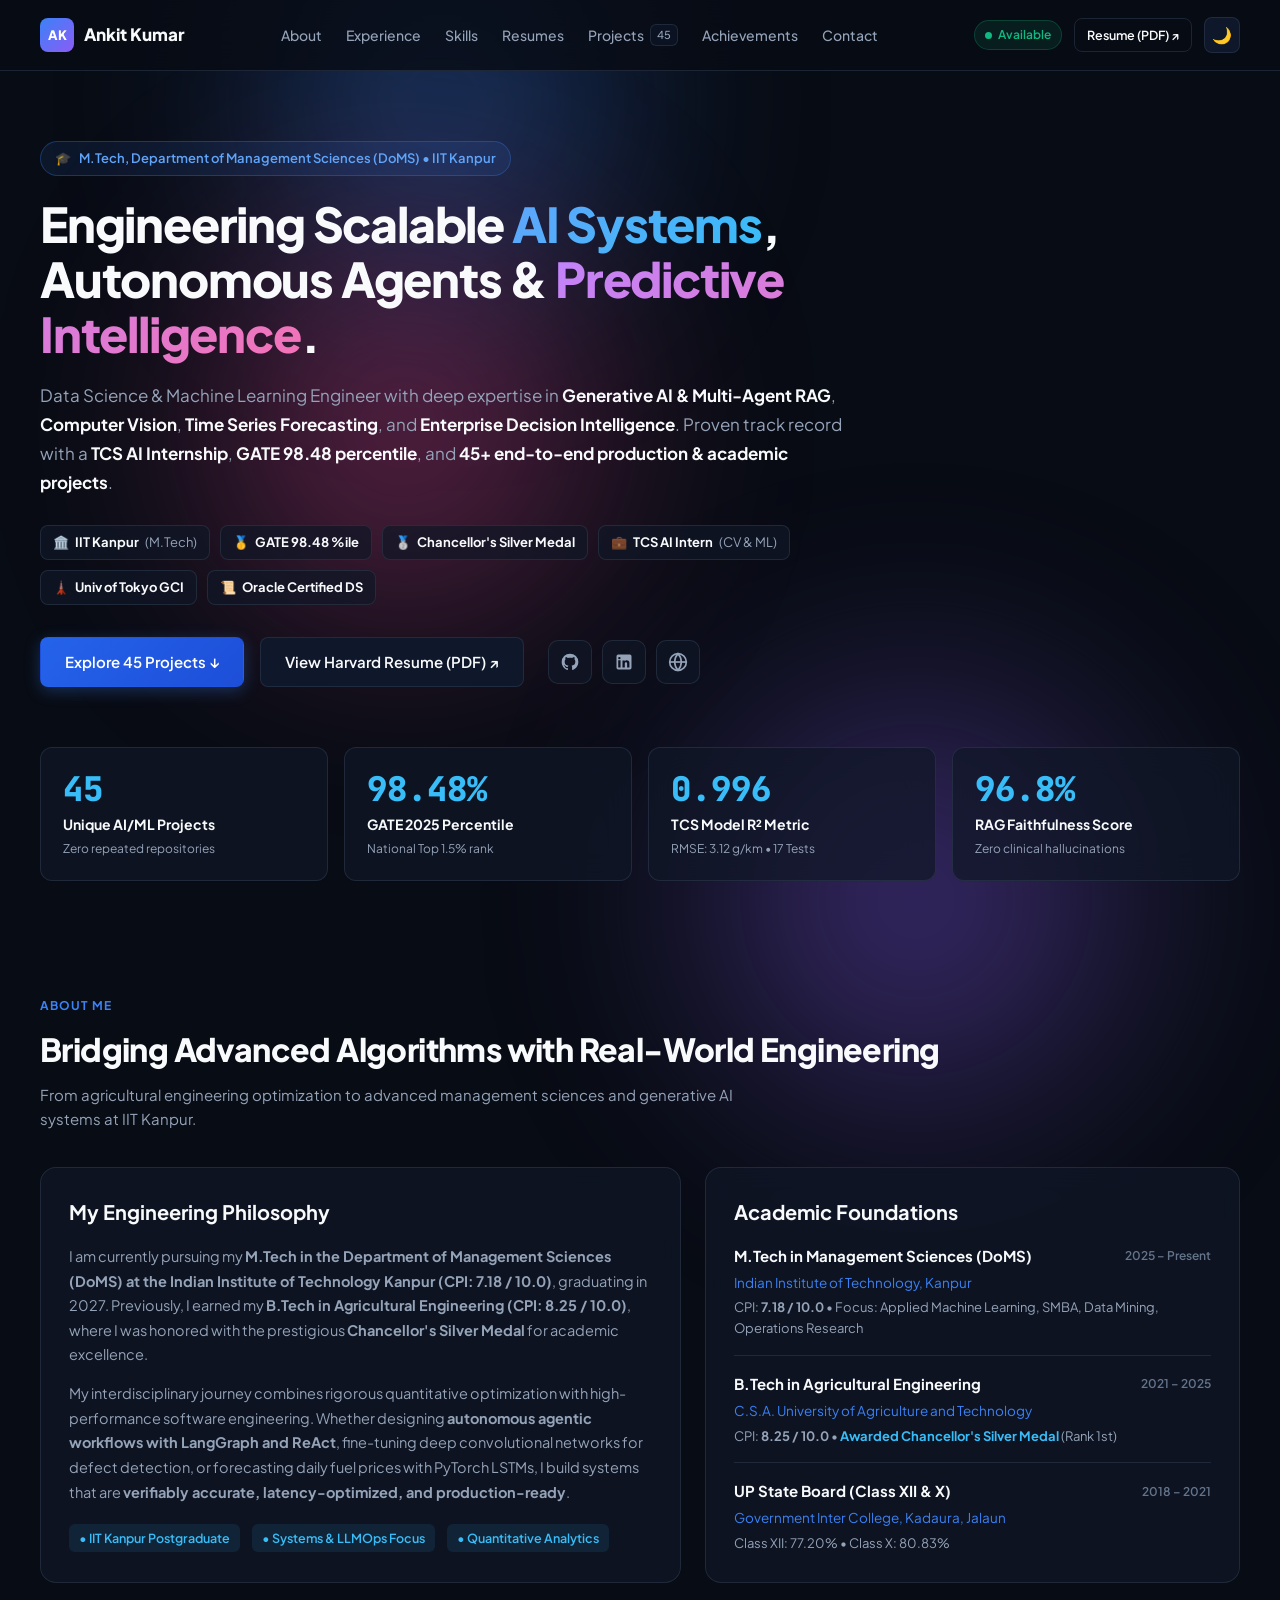
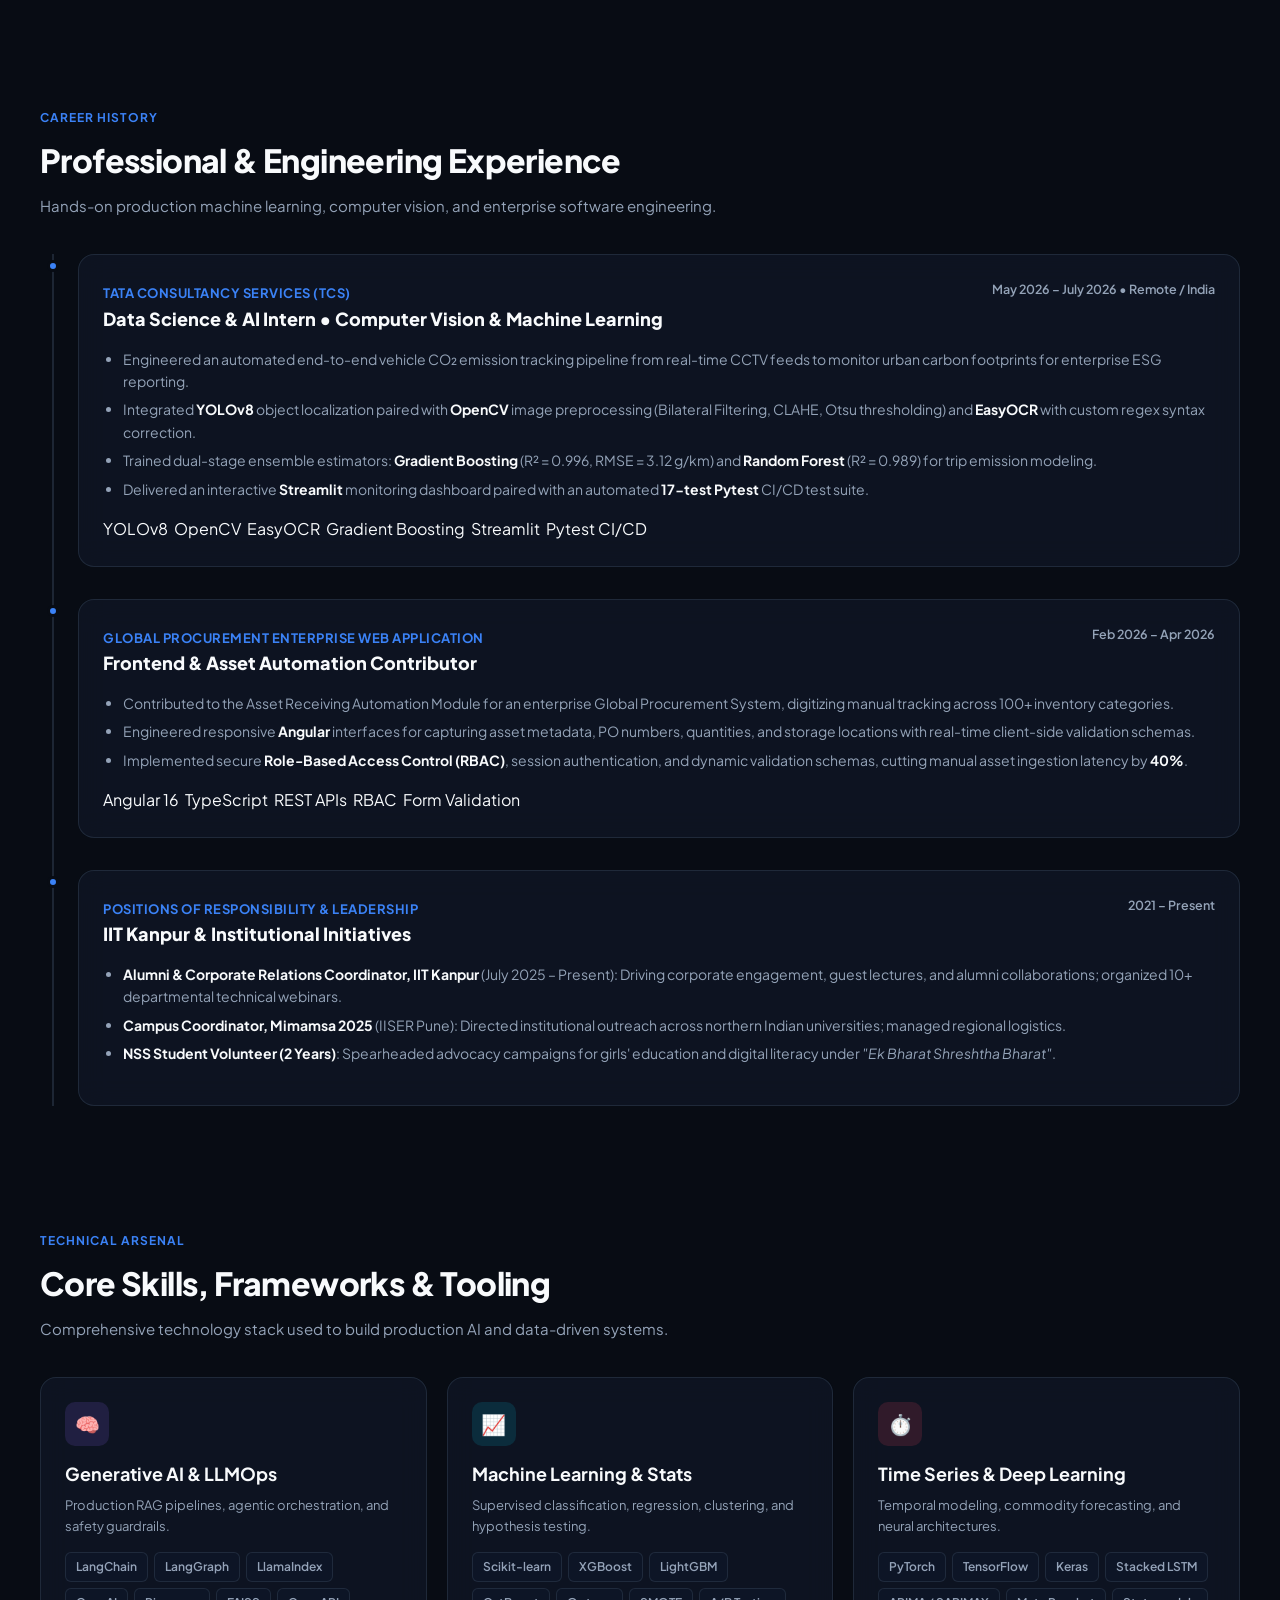
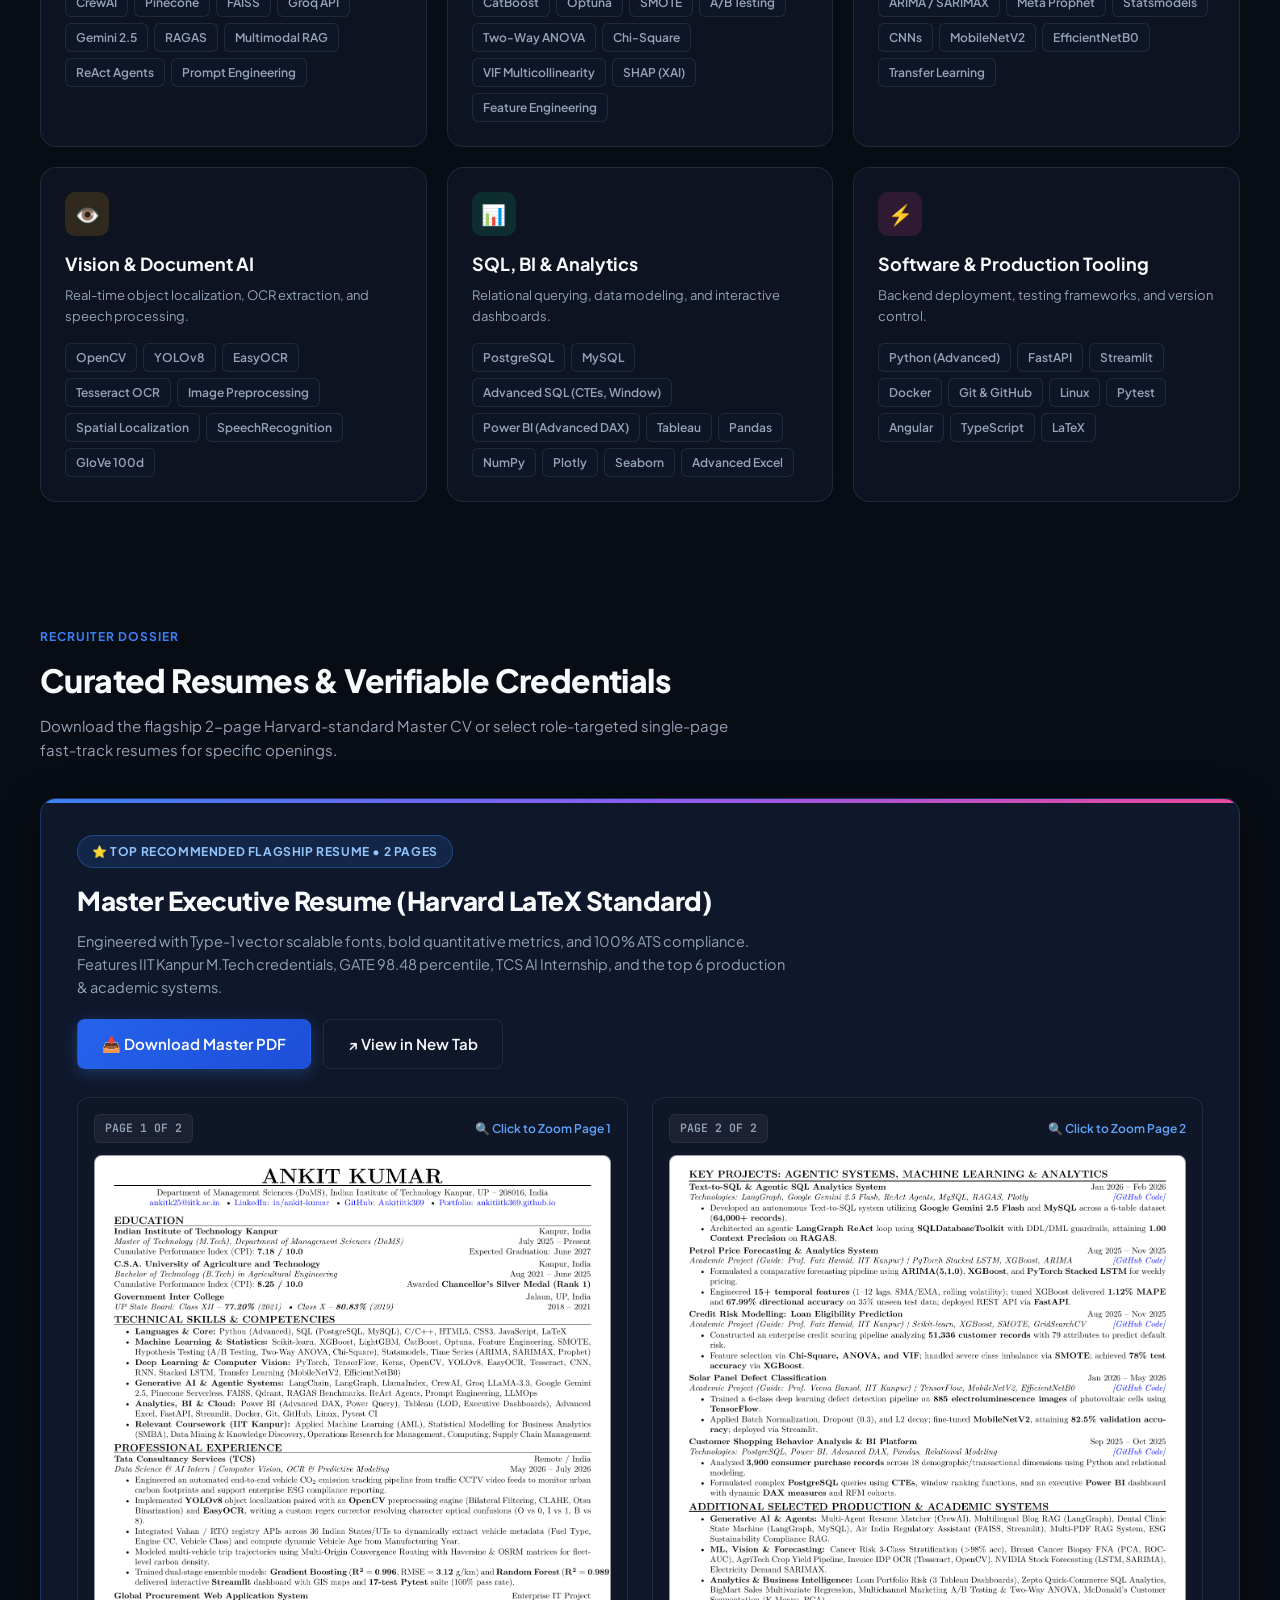
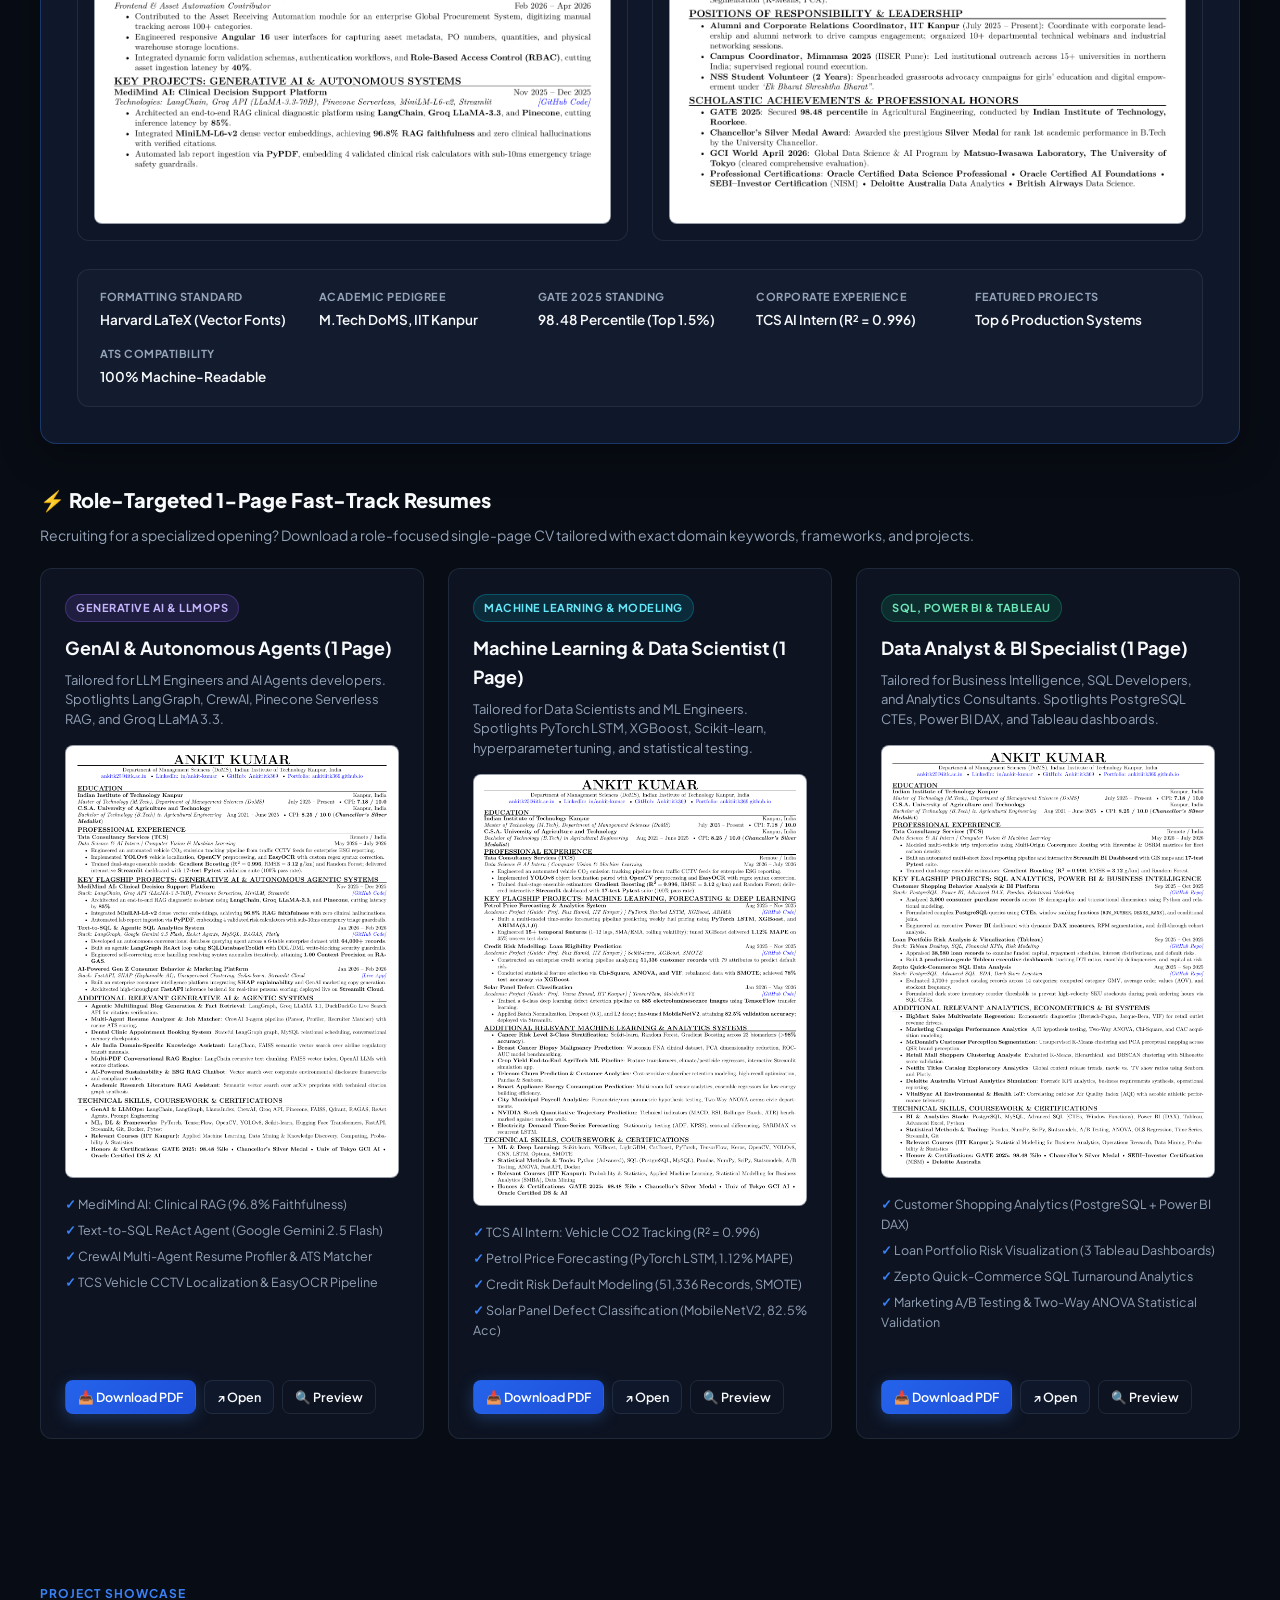
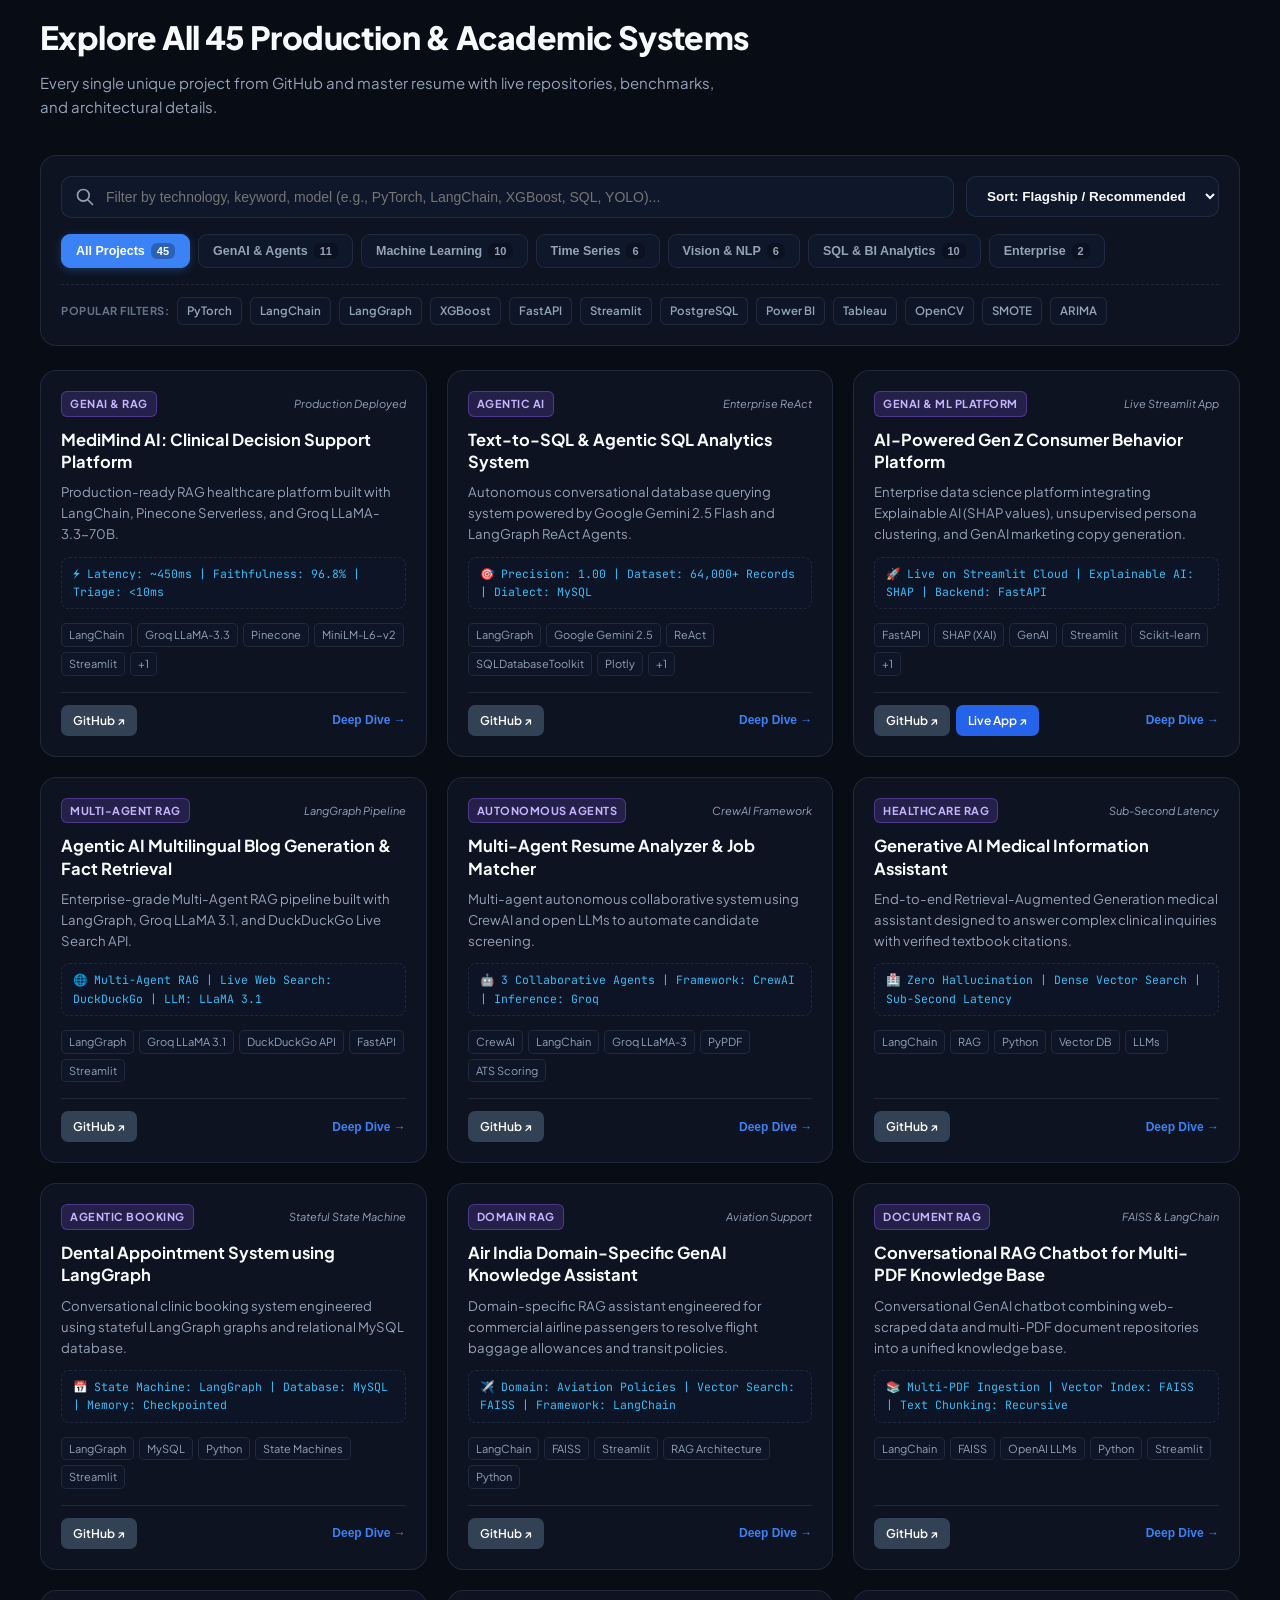
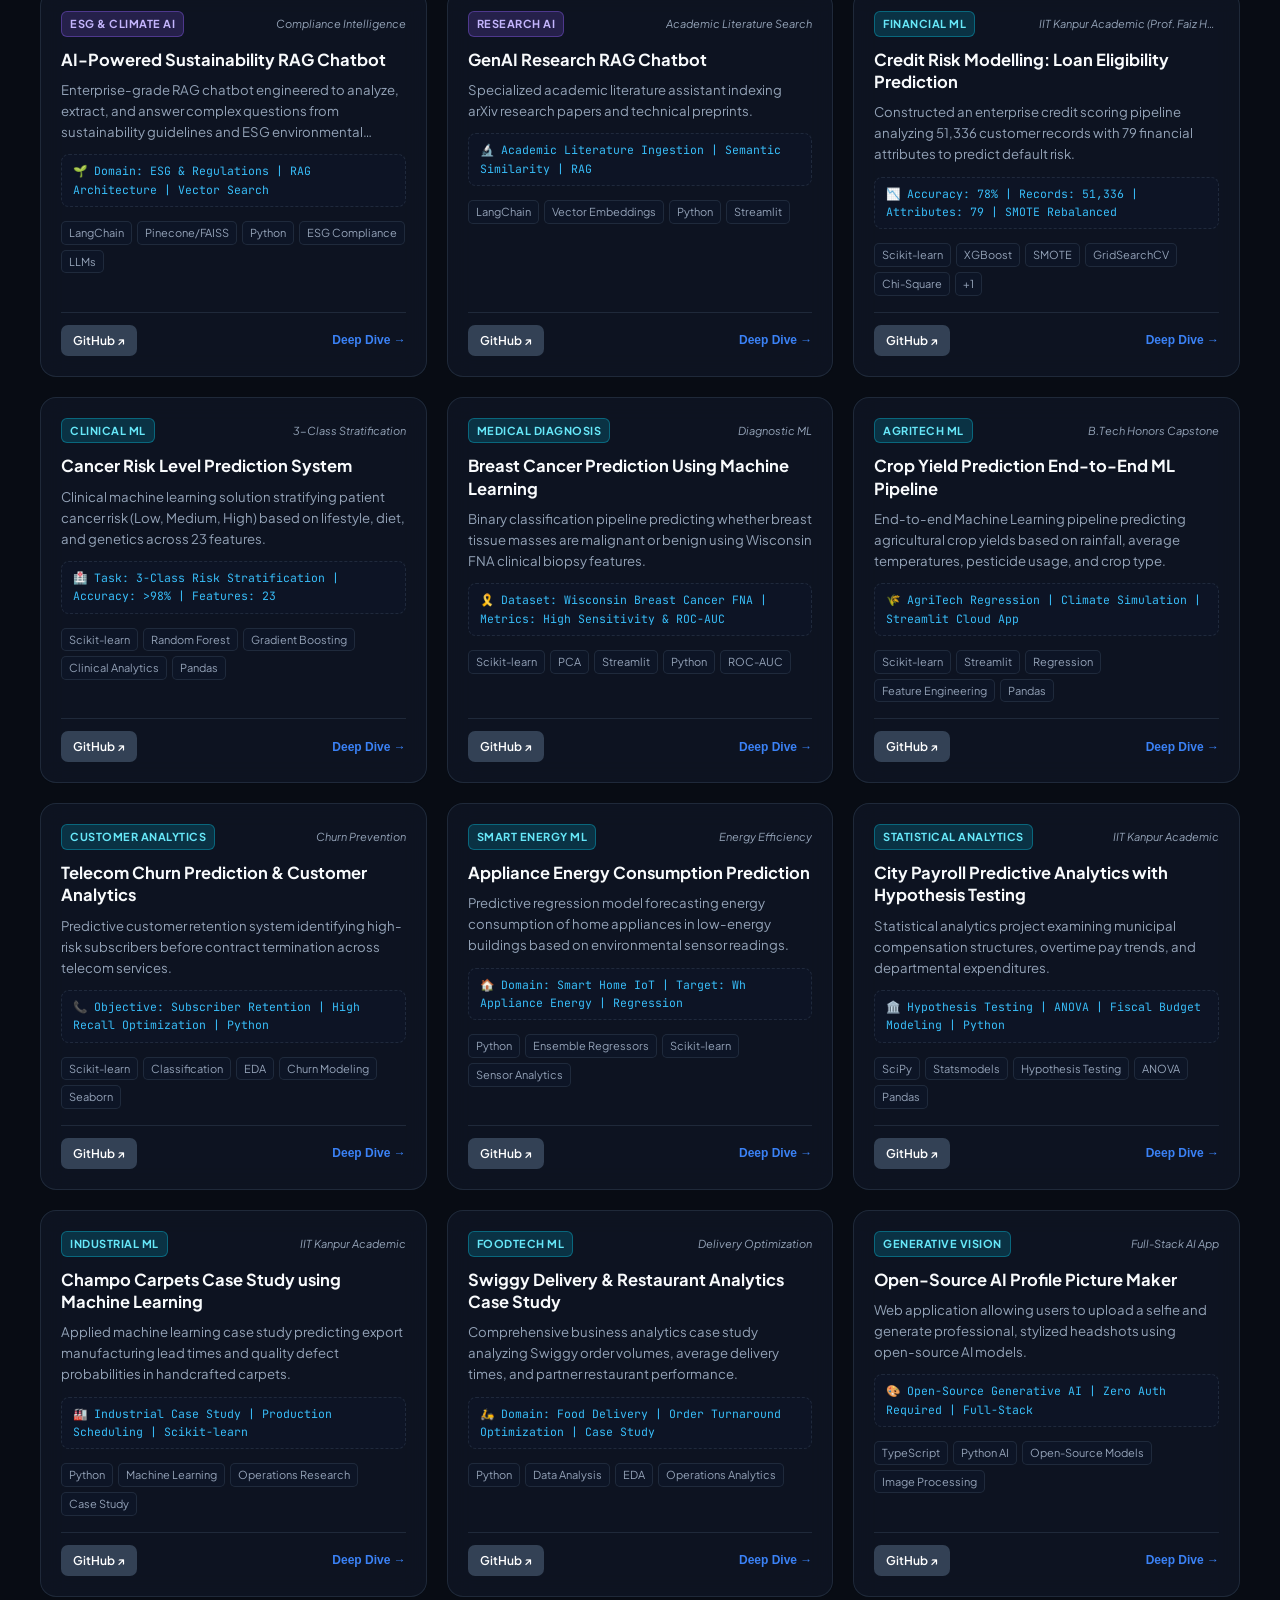
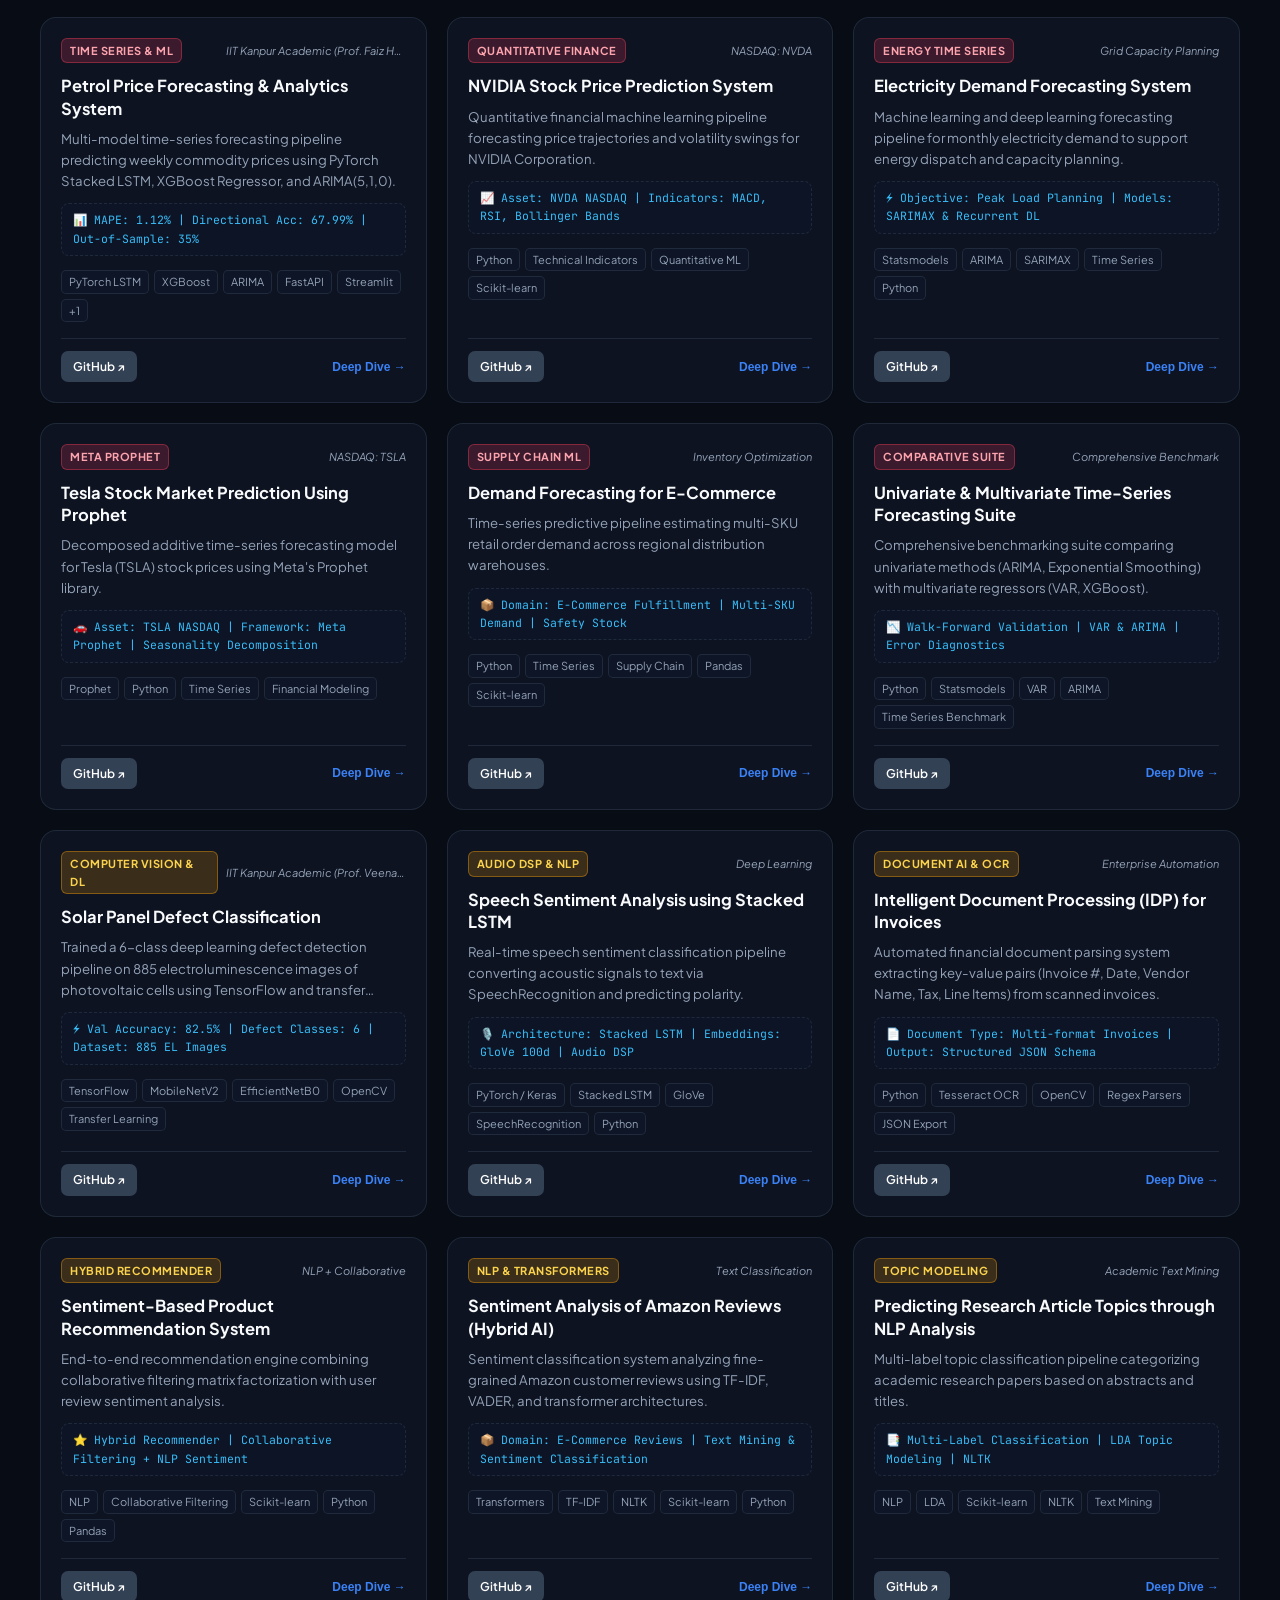
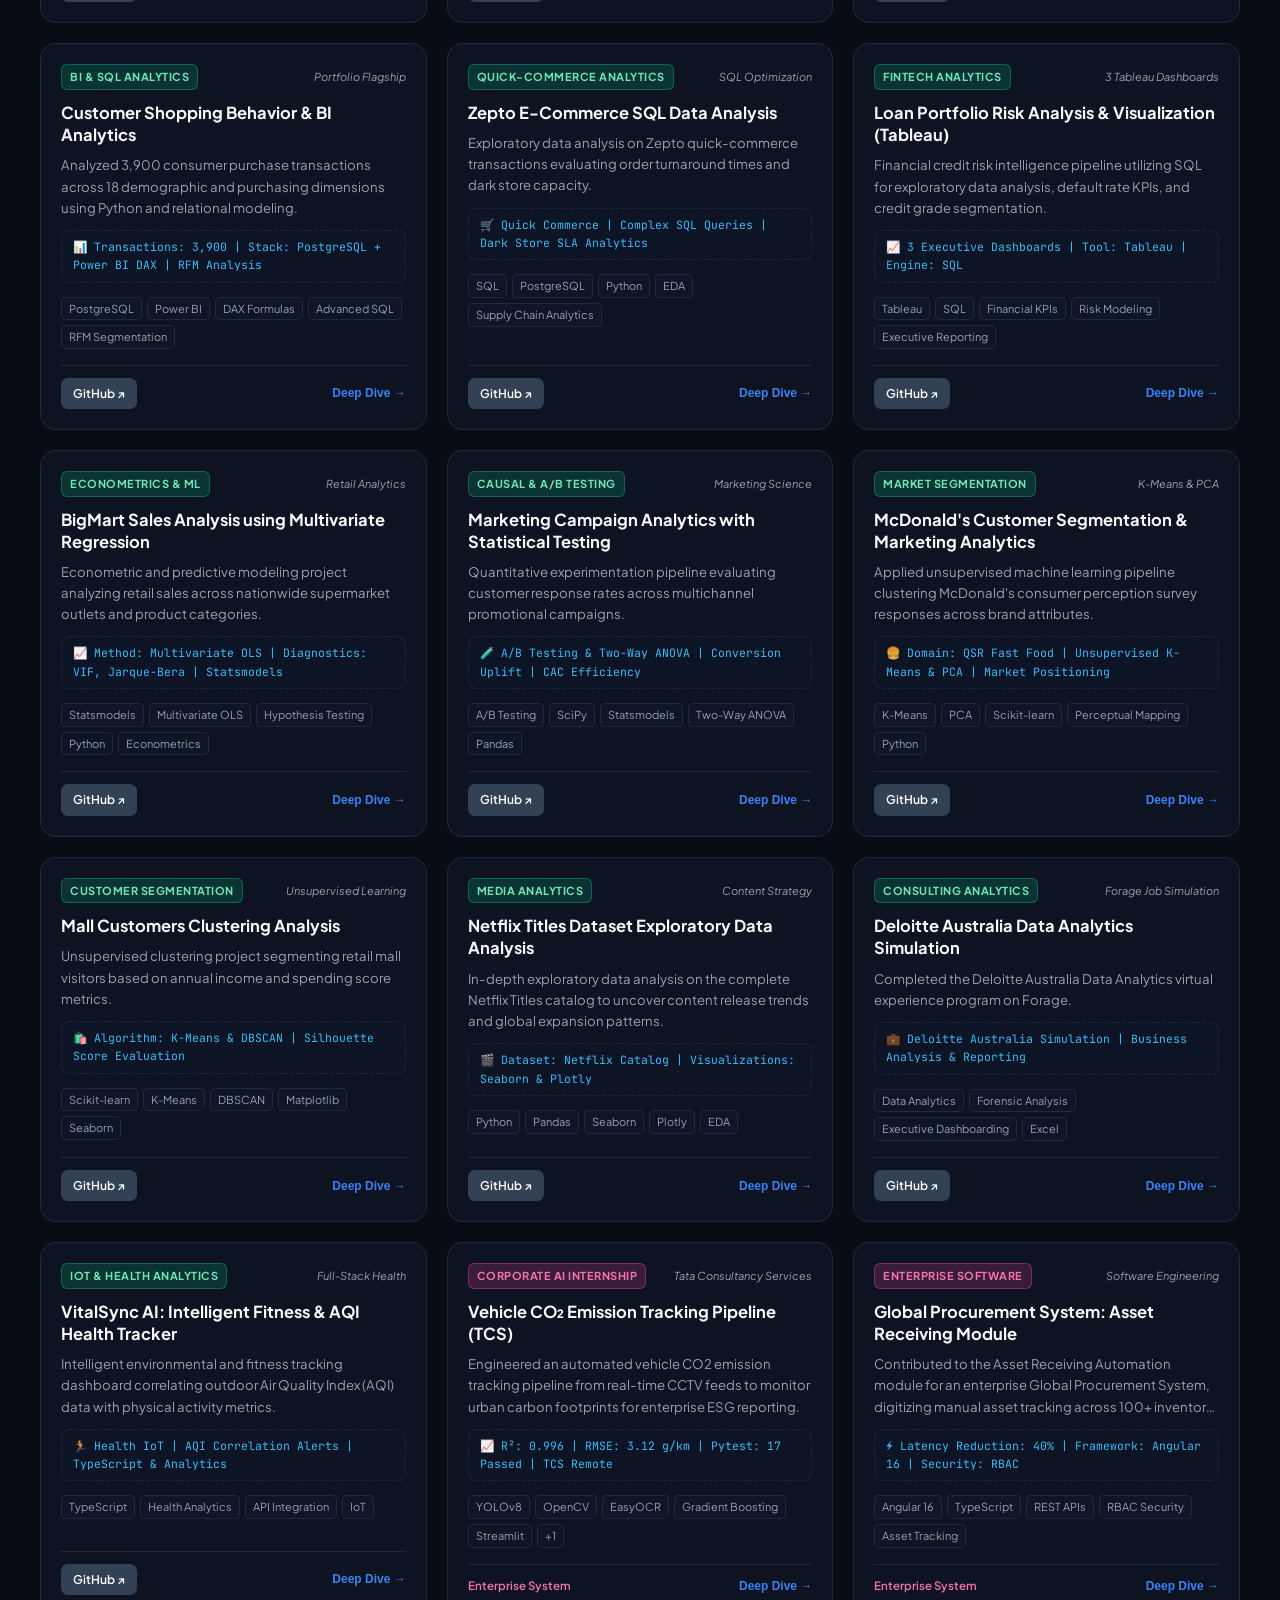
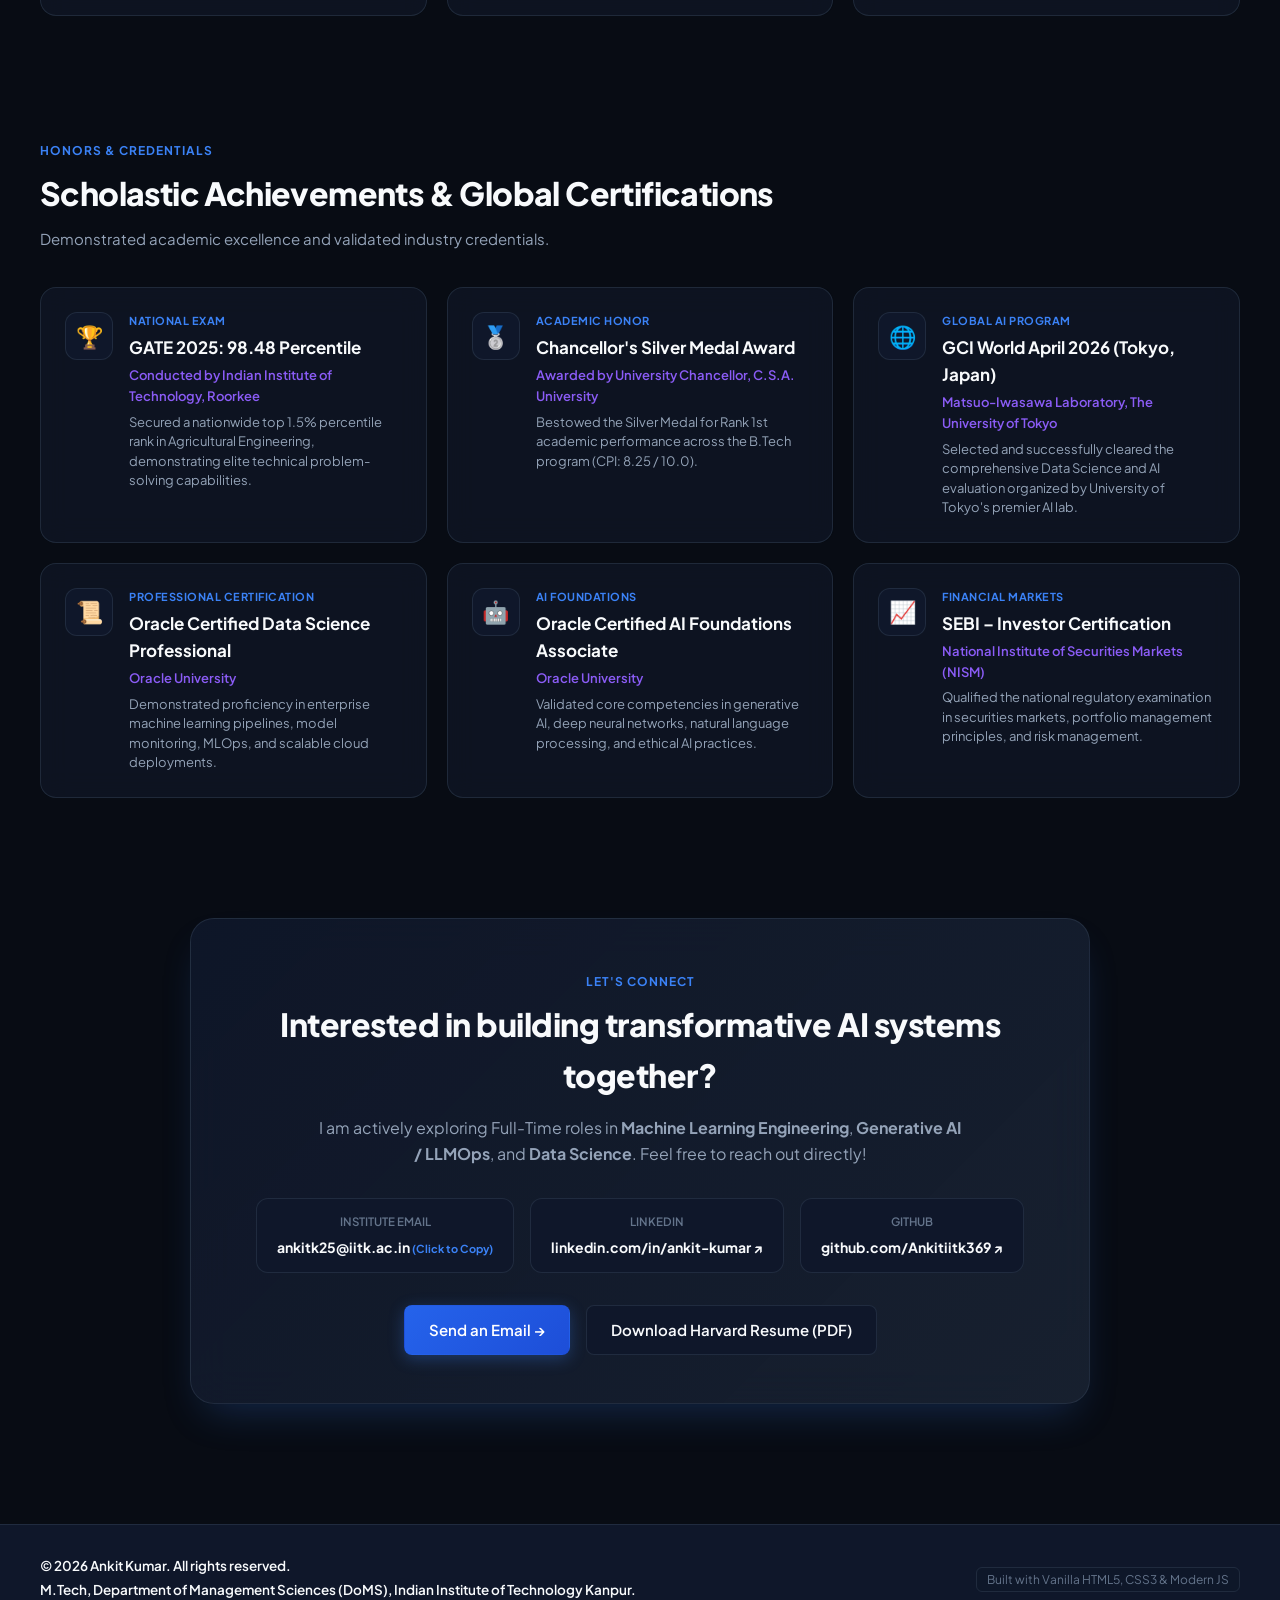
<file: index.html>
<!DOCTYPE html>
<html lang="en" data-theme="dark">
<head>
  <meta charset="UTF-8">
  <meta name="viewport" content="width=device-width, initial-scale=1.0">
  <title>Ankit Kumar | AI & Data Science Engineer | IIT Kanpur</title>
  <meta name="description" content="Portfolio of Ankit Kumar — M.Tech DoMS, IIT Kanpur. AI, Machine Learning, Deep Learning, GenAI & Autonomous Agents, Time Series Forecasting, and Business Analytics Engineer.">
  <meta name="keywords" content="Ankit Kumar, IIT Kanpur, Machine Learning, Generative AI, LangChain, LangGraph, PyTorch, Data Science, Portfolio">
  
  <!-- Fonts -->
  <link rel="preconnect" href="https://fonts.googleapis.com">
  <link rel="preconnect" href="https://fonts.gstatic.com" crossorigin>
  <link href="https://fonts.googleapis.com/css2?family=Plus+Jakarta+Sans:wght@300;400;500;600;700;800&family=JetBrains+Mono:wght@400;500;600;700&display=swap" rel="stylesheet">
  
  <!-- Stylesheet -->
  <link rel="stylesheet" href="style.css">
</head>
<body>

  <!-- Ambient Glow Elements -->
  <div class="glow-orb orb-1"></div>
  <div class="glow-orb orb-2"></div>
  <div class="glow-orb orb-3"></div>

  <!-- Navigation Bar -->
  <header class="navbar-wrapper">
    <nav class="navbar container">
      <a href="#hero" class="nav-logo">
        <span class="logo-badge">AK</span>
        <span class="logo-text">Ankit Kumar</span>
      </a>

      <div class="nav-links" id="navLinks">
        <a href="#about" class="nav-link">About</a>
        <a href="#experience" class="nav-link">Experience</a>
        <a href="#skills" class="nav-link">Skills</a>
        <a href="#resumes" class="nav-link">Resumes</a>
        <a href="#projects" class="nav-link">Projects <span class="nav-count">45</span></a>
        <a href="#achievements" class="nav-link">Achievements</a>
        <a href="#contact" class="nav-link">Contact</a>
      </div>

      <div class="nav-actions">
        <span class="status-indicator" title="Open for Full-time Roles & Projects">
          <span class="status-dot"></span> Available
        </span>
        <a href="main.pdf" target="_blank" class="btn btn-outline btn-sm">Resume (PDF) ↗</a>
        <button class="theme-toggle" id="themeToggleBtn" onclick="toggleTheme()" aria-label="Toggle Dark/Light Mode">
          <span id="themeIcon">🌙</span>
        </button>
      </div>
    </nav>
  </header>

  <!-- Main Content Container -->
  <main>
    <!-- HERO SECTION -->
    <section class="hero-section container" id="hero">
      <div class="hero-content">
        <div class="hero-badge">
          <span class="badge-icon">🎓</span>
          <span>M.Tech, Department of Management Sciences (DoMS) &bull; IIT Kanpur</span>
        </div>

        <h1 class="hero-title">
          Engineering Scalable <span class="gradient-text">AI Systems</span>, Autonomous Agents & <span class="gradient-text-alt">Predictive Intelligence</span>.
        </h1>

        <p class="hero-subtitle">
          Data Science & Machine Learning Engineer with deep expertise in <strong>Generative AI & Multi-Agent RAG</strong>, <strong>Computer Vision</strong>, <strong>Time Series Forecasting</strong>, and <strong>Enterprise Decision Intelligence</strong>. Proven track record with a <strong>TCS AI Internship</strong>, <strong>GATE 98.48 percentile</strong>, and <strong>45+ end-to-end production & academic projects</strong>.
        </p>

        <!-- Quick Credentials Ticker -->
        <div class="hero-credentials">
          <div class="cred-chip"><span class="cred-icon">🏛️</span> <strong>IIT Kanpur</strong> (M.Tech)</div>
          <div class="cred-chip"><span class="cred-icon">🥇</span> <strong>GATE 98.48 %ile</strong></div>
          <div class="cred-chip"><span class="cred-icon">🥈</span> <strong>Chancellor's Silver Medal</strong></div>
          <div class="cred-chip"><span class="cred-icon">💼</span> <strong>TCS AI Intern</strong> (CV & ML)</div>
          <div class="cred-chip"><span class="cred-icon">🗼</span> <strong>Univ of Tokyo GCI</strong></div>
          <div class="cred-chip"><span class="cred-icon">📜</span> <strong>Oracle Certified DS</strong></div>
        </div>

        <!-- Hero Call to Action Buttons -->
        <div class="hero-cta-row">
          <a href="#projects" class="btn btn-primary btn-lg">
            Explore 45 Projects &darr;
          </a>
          <a href="main.pdf" target="_blank" class="btn btn-secondary btn-lg">
            View Harvard Resume (PDF) ↗
          </a>
          <div class="hero-social-links">
            <a href="https://github.com/Ankitiitk369" target="_blank" class="social-icon-btn" title="GitHub Profile">
              <svg viewBox="0 0 24 24" width="20" height="20" fill="currentColor"><path d="M12 2A10 10 0 0 0 2 12c0 4.42 2.87 8.17 6.84 9.5.5.08.66-.23.66-.5v-1.69c-2.77.6-3.36-1.34-3.36-1.34-.46-1.16-1.11-1.47-1.11-1.47-.91-.62.07-.6.07-.6 1 .07 1.53 1.03 1.53 1.03.87 1.52 2.34 1.07 2.91.83.1-.65.35-1.09.63-1.34-2.22-.25-4.55-1.11-4.55-4.92 0-1.11.38-2 1.03-2.71-.1-.25-.45-1.29.1-2.64 0 0 .84-.27 2.75 1.02.79-.22 1.65-.33 2.5-.33.85 0 1.71.11 2.5.33 1.91-1.29 2.75-1.02 2.75-1.02.55 1.35.2 2.39.1 2.64.65.71 1.03 1.6 1.03 2.71 0 3.82-2.34 4.66-4.57 4.91.36.31.69.92.69 1.85V21c0 .27.16.59.67.5C19.14 20.16 22 16.42 22 12A10 10 0 0 0 12 2z"/></svg>
            </a>
            <a href="https://linkedin.com/in/ankit-kumar" target="_blank" class="social-icon-btn" title="LinkedIn Profile">
              <svg viewBox="0 0 24 24" width="20" height="20" fill="currentColor"><path d="M19 3a2 2 0 0 1 2 2v14a2 2 0 0 1-2 2H5a2 2 0 0 1-2-2V5a2 2 0 0 1 2-2h14m-.5 15.5v-5.3a3.26 3.26 0 0 0-3.26-3.26c-.85 0-1.84.52-2.28 1.3v-1.11h-2.79v8.37h2.79v-4.93c0-.77.62-1.4 1.39-1.4a1.4 1.4 0 0 1 1.4 1.4v4.93h2.75M6.46 8.76a1.45 1.45 0 1 0 0-2.9 1.45 1.45 0 0 0 0 2.9m1.4 9.74V9.93H5.06v8.57h2.8z"/></svg>
            </a>
            <a href="https://sites.google.com/view/ankit369portfolio/home" target="_blank" class="social-icon-btn" title="Google Sites Portfolio">
              <svg viewBox="0 0 24 24" width="20" height="20" fill="none" stroke="currentColor" stroke-width="2"><circle cx="12" cy="12" r="10"/><path d="M2 12h20"/><path d="M12 2a15.3 15.3 0 0 1 4 10 15.3 15.3 0 0 1-4 10 15.3 15.3 0 0 1-4-10 15.3 15.3 0 0 1 4-10z"/></svg>
            </a>
          </div>
        </div>
      </div>
    </section>

    <!-- LIVE STATS IMPACT SECTION -->
    <section class="stats-overview-section container">
      <div class="stats-overview-grid">
        <div class="overview-stat-box">
          <span class="overview-stat-number" data-target="45">45</span>
          <span class="overview-stat-label">Unique AI/ML Projects</span>
          <span class="overview-stat-sub">Zero repeated repositories</span>
        </div>
        <div class="overview-stat-box">
          <span class="overview-stat-number" data-target="98.48">98.48%</span>
          <span class="overview-stat-label">GATE 2025 Percentile</span>
          <span class="overview-stat-sub">National Top 1.5% rank</span>
        </div>
        <div class="overview-stat-box">
          <span class="overview-stat-number">0.996</span>
          <span class="overview-stat-label">TCS Model R² Metric</span>
          <span class="overview-stat-sub">RMSE: 3.12 g/km &bull; 17 Tests</span>
        </div>
        <div class="overview-stat-box">
          <span class="overview-stat-number">96.8%</span>
          <span class="overview-stat-label">RAG Faithfulness Score</span>
          <span class="overview-stat-sub">Zero clinical hallucinations</span>
        </div>
      </div>
    </section>

    <!-- ABOUT & TRAJECTORY SECTION -->
    <section class="section container" id="about">
      <div class="section-header">
        <span class="section-tag">About Me</span>
        <h2 class="section-title">Bridging Advanced Algorithms with Real-World Engineering</h2>
        <p class="section-desc">From agricultural engineering optimization to advanced management sciences and generative AI systems at IIT Kanpur.</p>
      </div>

      <div class="about-grid">
        <div class="about-card narrative-card">
          <h3>My Engineering Philosophy</h3>
          <p>
            I am currently pursuing my <strong>M.Tech in the Department of Management Sciences (DoMS) at the Indian Institute of Technology Kanpur (CPI: 7.18 / 10.0)</strong>, graduating in 2027. Previously, I earned my <strong>B.Tech in Agricultural Engineering (CPI: 8.25 / 10.0)</strong>, where I was honored with the prestigious <strong>Chancellor's Silver Medal</strong> for academic excellence.
          </p>
          <p>
            My interdisciplinary journey combines rigorous quantitative optimization with high-performance software engineering. Whether designing <strong>autonomous agentic workflows with LangGraph and ReAct</strong>, fine-tuning deep convolutional networks for defect detection, or forecasting daily fuel prices with PyTorch LSTMs, I build systems that are <strong>verifiably accurate, latency-optimized, and production-ready</strong>.
          </p>
          <div class="about-highlights-row">
            <div class="about-mini-tag">&bull; IIT Kanpur Postgraduate</div>
            <div class="about-mini-tag">&bull; Systems & LLMOps Focus</div>
            <div class="about-mini-tag">&bull; Quantitative Analytics</div>
          </div>
        </div>

        <div class="about-card education-card">
          <h3>Academic Foundations</h3>
          <div class="edu-item">
            <div class="edu-top">
              <span class="edu-degree">M.Tech in Management Sciences (DoMS)</span>
              <span class="edu-year">2025 &ndash; Present</span>
            </div>
            <span class="edu-school">Indian Institute of Technology, Kanpur</span>
            <p class="edu-cpi">CPI: <strong>7.18 / 10.0</strong> &bull; Focus: Applied Machine Learning, SMBA, Data Mining, Operations Research</p>
          </div>

          <div class="edu-item">
            <div class="edu-top">
              <span class="edu-degree">B.Tech in Agricultural Engineering</span>
              <span class="edu-year">2021 &ndash; 2025</span>
            </div>
            <span class="edu-school">C.S.A. University of Agriculture and Technology</span>
            <p class="edu-cpi">CPI: <strong>8.25 / 10.0</strong> &bull; <strong class="highlight-text">Awarded Chancellor's Silver Medal</strong> (Rank 1st)</p>
          </div>

          <div class="edu-item">
            <div class="edu-top">
              <span class="edu-degree">UP State Board (Class XII & X)</span>
              <span class="edu-year">2018 &ndash; 2021</span>
            </div>
            <span class="edu-school">Government Inter College, Kadaura, Jalaun</span>
            <p class="edu-cpi">Class XII: 77.20% &bull; Class X: 80.83%</p>
          </div>
        </div>
      </div>
    </section>

    <!-- WORK EXPERIENCE SECTION -->
    <section class="section container" id="experience">
      <div class="section-header">
        <span class="section-tag">Career History</span>
        <h2 class="section-title">Professional & Engineering Experience</h2>
        <p class="section-desc">Hands-on production machine learning, computer vision, and enterprise software engineering.</p>
      </div>

      <div class="timeline">
        <!-- TCS Experience Card -->
        <div class="timeline-item">
          <div class="timeline-dot"></div>
          <div class="timeline-content">
            <div class="timeline-header">
              <div>
                <span class="timeline-company">Tata Consultancy Services (TCS)</span>
                <h3 class="timeline-role">Data Science & AI Intern &bull; Computer Vision & Machine Learning</h3>
              </div>
              <span class="timeline-date">May 2026 &ndash; July 2026 &bull; Remote / India</span>
            </div>
            <ul class="timeline-bullets">
              <li>Engineered an automated end-to-end vehicle CO₂ emission tracking pipeline from real-time CCTV feeds to monitor urban carbon footprints for enterprise ESG reporting.</li>
              <li>Integrated <strong>YOLOv8</strong> object localization paired with <strong>OpenCV</strong> image preprocessing (Bilateral Filtering, CLAHE, Otsu thresholding) and <strong>EasyOCR</strong> with custom regex syntax correction.</li>
              <li>Trained dual-stage ensemble estimators: <strong>Gradient Boosting</strong> (R² = 0.996, RMSE = 3.12 g/km) and <strong>Random Forest</strong> (R² = 0.989) for trip emission modeling.</li>
              <li>Delivered an interactive <strong>Streamlit</strong> monitoring dashboard paired with an automated <strong>17-test Pytest</strong> CI/CD test suite.</li>
            </ul>
            <div class="timeline-tech-row">
              <span class="tech-pill">YOLOv8</span>
              <span class="tech-pill">OpenCV</span>
              <span class="tech-pill">EasyOCR</span>
              <span class="tech-pill">Gradient Boosting</span>
              <span class="tech-pill">Streamlit</span>
              <span class="tech-pill">Pytest CI/CD</span>
            </div>
          </div>
        </div>

        <!-- Global Procurement Experience Card -->
        <div class="timeline-item">
          <div class="timeline-dot"></div>
          <div class="timeline-content">
            <div class="timeline-header">
              <div>
                <span class="timeline-company">Global Procurement Enterprise Web Application</span>
                <h3 class="timeline-role">Frontend & Asset Automation Contributor</h3>
              </div>
              <span class="timeline-date">Feb 2026 &ndash; Apr 2026</span>
            </div>
            <ul class="timeline-bullets">
              <li>Contributed to the Asset Receiving Automation Module for an enterprise Global Procurement System, digitizing manual tracking across 100+ inventory categories.</li>
              <li>Engineered responsive <strong>Angular</strong> interfaces for capturing asset metadata, PO numbers, quantities, and storage locations with real-time client-side validation schemas.</li>
              <li>Implemented secure <strong>Role-Based Access Control (RBAC)</strong>, session authentication, and dynamic validation schemas, cutting manual asset ingestion latency by <strong>40%</strong>.</li>
            </ul>
            <div class="timeline-tech-row">
              <span class="tech-pill">Angular 16</span>
              <span class="tech-pill">TypeScript</span>
              <span class="tech-pill">REST APIs</span>
              <span class="tech-pill">RBAC</span>
              <span class="tech-pill">Form Validation</span>
            </div>
          </div>
        </div>

        <!-- Leadership Experience Card -->
        <div class="timeline-item">
          <div class="timeline-dot"></div>
          <div class="timeline-content">
            <div class="timeline-header">
              <div>
                <span class="timeline-company">Positions of Responsibility & Leadership</span>
                <h3 class="timeline-role">IIT Kanpur & Institutional Initiatives</h3>
              </div>
              <span class="timeline-date">2021 &ndash; Present</span>
            </div>
            <ul class="timeline-bullets">
              <li><strong>Alumni & Corporate Relations Coordinator, IIT Kanpur</strong> (July 2025 &ndash; Present): Driving corporate engagement, guest lectures, and alumni collaborations; organized 10+ departmental technical webinars.</li>
              <li><strong>Campus Coordinator, Mimamsa 2025</strong> (IISER Pune): Directed institutional outreach across northern Indian universities; managed regional logistics.</li>
              <li><strong>NSS Student Volunteer (2 Years)</strong>: Spearheaded advocacy campaigns for girls' education and digital literacy under <em>"Ek Bharat Shreshtha Bharat"</em>.</li>
            </ul>
          </div>
        </div>
      </div>
    </section>

    <!-- TECHNICAL SKILLS SECTION -->
    <section class="section container" id="skills">
      <div class="section-header">
        <span class="section-tag">Technical Arsenal</span>
        <h2 class="section-title">Core Skills, Frameworks & Tooling</h2>
        <p class="section-desc">Comprehensive technology stack used to build production AI and data-driven systems.</p>
      </div>

      <div class="skills-grid">
        <!-- Skills Category 1 -->
        <div class="skills-card">
          <div class="skills-card-icon" style="background: rgba(139, 92, 246, 0.15); color: #c4b5fd;">🧠</div>
          <h3 class="skills-card-title">Generative AI & LLMOps</h3>
          <p class="skills-card-desc">Production RAG pipelines, agentic orchestration, and safety guardrails.</p>
          <div class="skills-tags">
            <span class="skill-tag">LangChain</span>
            <span class="skill-tag">LangGraph</span>
            <span class="skill-tag">LlamaIndex</span>
            <span class="skill-tag">CrewAI</span>
            <span class="skill-tag">Pinecone</span>
            <span class="skill-tag">FAISS</span>
            <span class="skill-tag">Groq API</span>
            <span class="skill-tag">Gemini 2.5</span>
            <span class="skill-tag">RAGAS</span>
            <span class="skill-tag">Multimodal RAG</span>
            <span class="skill-tag">ReAct Agents</span>
            <span class="skill-tag">Prompt Engineering</span>
          </div>
        </div>

        <!-- Skills Category 2 -->
        <div class="skills-card">
          <div class="skills-card-icon" style="background: rgba(6, 182, 212, 0.15); color: #67e8f9;">📈</div>
          <h3 class="skills-card-title">Machine Learning & Stats</h3>
          <p class="skills-card-desc">Supervised classification, regression, clustering, and hypothesis testing.</p>
          <div class="skills-tags">
            <span class="skill-tag">Scikit-learn</span>
            <span class="skill-tag">XGBoost</span>
            <span class="skill-tag">LightGBM</span>
            <span class="skill-tag">CatBoost</span>
            <span class="skill-tag">Optuna</span>
            <span class="skill-tag">SMOTE</span>
            <span class="skill-tag">A/B Testing</span>
            <span class="skill-tag">Two-Way ANOVA</span>
            <span class="skill-tag">Chi-Square</span>
            <span class="skill-tag">VIF Multicollinearity</span>
            <span class="skill-tag">SHAP (XAI)</span>
            <span class="skill-tag">Feature Engineering</span>
          </div>
        </div>

        <!-- Skills Category 3 -->
        <div class="skills-card">
          <div class="skills-card-icon" style="background: rgba(244, 63, 94, 0.15); color: #fda4af;">⏱️</div>
          <h3 class="skills-card-title">Time Series & Deep Learning</h3>
          <p class="skills-card-desc">Temporal modeling, commodity forecasting, and neural architectures.</p>
          <div class="skills-tags">
            <span class="skill-tag">PyTorch</span>
            <span class="skill-tag">TensorFlow</span>
            <span class="skill-tag">Keras</span>
            <span class="skill-tag">Stacked LSTM</span>
            <span class="skill-tag">ARIMA / SARIMAX</span>
            <span class="skill-tag">Meta Prophet</span>
            <span class="skill-tag">Statsmodels</span>
            <span class="skill-tag">CNNs</span>
            <span class="skill-tag">MobileNetV2</span>
            <span class="skill-tag">EfficientNetB0</span>
            <span class="skill-tag">Transfer Learning</span>
          </div>
        </div>

        <!-- Skills Category 4 -->
        <div class="skills-card">
          <div class="skills-card-icon" style="background: rgba(245, 158, 11, 0.15); color: #fcd34d;">👁️</div>
          <h3 class="skills-card-title">Vision & Document AI</h3>
          <p class="skills-card-desc">Real-time object localization, OCR extraction, and speech processing.</p>
          <div class="skills-tags">
            <span class="skill-tag">OpenCV</span>
            <span class="skill-tag">YOLOv8</span>
            <span class="skill-tag">EasyOCR</span>
            <span class="skill-tag">Tesseract OCR</span>
            <span class="skill-tag">Image Preprocessing</span>
            <span class="skill-tag">Spatial Localization</span>
            <span class="skill-tag">SpeechRecognition</span>
            <span class="skill-tag">GloVe 100d</span>
          </div>
        </div>

        <!-- Skills Category 5 -->
        <div class="skills-card">
          <div class="skills-card-icon" style="background: rgba(16, 185, 129, 0.15); color: #6ee7b7;">📊</div>
          <h3 class="skills-card-title">SQL, BI & Analytics</h3>
          <p class="skills-card-desc">Relational querying, data modeling, and interactive dashboards.</p>
          <div class="skills-tags">
            <span class="skill-tag">PostgreSQL</span>
            <span class="skill-tag">MySQL</span>
            <span class="skill-tag">Advanced SQL (CTEs, Window)</span>
            <span class="skill-tag">Power BI (Advanced DAX)</span>
            <span class="skill-tag">Tableau</span>
            <span class="skill-tag">Pandas</span>
            <span class="skill-tag">NumPy</span>
            <span class="skill-tag">Plotly</span>
            <span class="skill-tag">Seaborn</span>
            <span class="skill-tag">Advanced Excel</span>
          </div>
        </div>

        <!-- Skills Category 6 -->
        <div class="skills-card">
          <div class="skills-card-icon" style="background: rgba(236, 72, 153, 0.15); color: #f472b6;">⚡</div>
          <h3 class="skills-card-title">Software & Production Tooling</h3>
          <p class="skills-card-desc">Backend deployment, testing frameworks, and version control.</p>
          <div class="skills-tags">
            <span class="skill-tag">Python (Advanced)</span>
            <span class="skill-tag">FastAPI</span>
            <span class="skill-tag">Streamlit</span>
            <span class="skill-tag">Docker</span>
            <span class="skill-tag">Git & GitHub</span>
            <span class="skill-tag">Linux</span>
            <span class="skill-tag">Pytest</span>
            <span class="skill-tag">Angular</span>
            <span class="skill-tag">TypeScript</span>
            <span class="skill-tag">LaTeX</span>
          </div>
        </div>
      </div>
    </section>

    <!-- FEATURED RESUMES & RECRUITER DOSSIER SECTION -->
    <section class="section container" id="resumes">
      <div class="section-header">
        <span class="section-tag">Recruiter Dossier</span>
        <h2 class="section-title">Curated Resumes & Verifiable Credentials</h2>
        <p class="section-desc">Download the flagship 2-page Harvard-standard Master CV or select role-targeted single-page fast-track resumes for specific openings.</p>
      </div>

      <!-- Flagship 2-Page Master Resume Card -->
      <div class="resumes-flagship-card">
        <div class="flagship-header-row">
          <div>
            <div class="flagship-badge-pill">⭐ Top Recommended Flagship Resume &bull; 2 Pages</div>
            <h3 class="flagship-title">Master Executive Resume (Harvard LaTeX Standard)</h3>
            <p class="flagship-subtitle">
              Engineered with Type-1 vector scalable fonts, bold quantitative metrics, and 100% ATS compliance. Features IIT Kanpur M.Tech credentials, GATE 98.48 percentile, TCS AI Internship, and the top 6 production & academic systems.
            </p>
          </div>
          <div class="flagship-cta-group">
            <a href="main.pdf" download="Ankit_Kumar_IITK_Master_Resume.pdf" class="btn btn-primary btn-lg">
              📥 Download Master PDF
            </a>
            <a href="main.pdf" target="_blank" class="btn btn-secondary btn-lg">
              ↗ View in New Tab
            </a>
          </div>
        </div>

        <!-- 2-Page Visual Showcase -->
        <div class="resume-preview-container">
          <!-- Page 1 Box -->
          <div class="resume-preview-page-box">
            <div class="resume-page-header">
              <span class="page-indicator-badge">PAGE 1 OF 2</span>
              <span class="page-zoom-hint" onclick="openResumeLightbox('preview_main-1.png', 'Master Resume — Page 1', 'main.pdf', 1)">
                🔍 Click to Zoom Page 1
              </span>
            </div>
            <div class="resume-thumbnail-wrapper" onclick="openResumeLightbox('preview_main-1.png', 'Master Resume — Page 1', 'main.pdf', 1)">
              <img src="preview_main-1.png" alt="Ankit Kumar Master Resume Page 1" class="resume-thumbnail-img" loading="lazy">
              <div class="resume-thumbnail-overlay">
                <button class="overlay-zoom-btn">🔍 View Page 1 (High Res)</button>
              </div>
            </div>
          </div>

          <!-- Page 2 Box -->
          <div class="resume-preview-page-box">
            <div class="resume-page-header">
              <span class="page-indicator-badge">PAGE 2 OF 2</span>
              <span class="page-zoom-hint" onclick="openResumeLightbox('preview_main-2.png', 'Master Resume — Page 2', 'main.pdf', 2)">
                🔍 Click to Zoom Page 2
              </span>
            </div>
            <div class="resume-thumbnail-wrapper" onclick="openResumeLightbox('preview_main-2.png', 'Master Resume — Page 2', 'main.pdf', 2)">
              <img src="preview_main-2.png" alt="Ankit Kumar Master Resume Page 2" class="resume-thumbnail-img" loading="lazy">
              <div class="resume-thumbnail-overlay">
                <button class="overlay-zoom-btn">🔍 View Page 2 (High Res)</button>
              </div>
            </div>
          </div>
        </div>

        <!-- Master Resume Highlights Strip -->
        <div class="resume-highlights-strip">
          <div class="strip-item">
            <span class="strip-item-label">Formatting Standard</span>
            <span class="strip-item-val">Harvard LaTeX (Vector Fonts)</span>
          </div>
          <div class="strip-item">
            <span class="strip-item-label">Academic Pedigree</span>
            <span class="strip-item-val">M.Tech DoMS, IIT Kanpur</span>
          </div>
          <div class="strip-item">
            <span class="strip-item-label">GATE 2025 Standing</span>
            <span class="strip-item-val">98.48 Percentile (Top 1.5%)</span>
          </div>
          <div class="strip-item">
            <span class="strip-item-label">Corporate Experience</span>
            <span class="strip-item-val">TCS AI Intern (R² = 0.996)</span>
          </div>
          <div class="strip-item">
            <span class="strip-item-label">Featured Projects</span>
            <span class="strip-item-val">Top 6 Production Systems</span>
          </div>
          <div class="strip-item">
            <span class="strip-item-label">ATS Compatibility</span>
            <span class="strip-item-val">100% Machine-Readable</span>
          </div>
        </div>
      </div>

      <!-- Targeted 1-Page Fast-Track Resumes Sub-Section -->
      <div class="targeted-resumes-heading">
        <span>⚡ Role-Targeted 1-Page Fast-Track Resumes</span>
      </div>
      <p class="targeted-resumes-sub">
        Recruiting for a specialized opening? Download a role-focused single-page CV tailored with exact domain keywords, frameworks, and projects.
      </p>

      <div class="resumes-grid-targeted">
        <!-- Track 1: GenAI & LLMs -->
        <div class="targeted-resume-card">
          <div class="targeted-card-top">
            <span class="targeted-badge genai">Generative AI & LLMOps</span>
            <h4 class="targeted-title">GenAI & Autonomous Agents (1 Page)</h4>
            <p class="targeted-desc">
              Tailored for LLM Engineers and AI Agents developers. Spotlights LangGraph, CrewAI, Pinecone Serverless RAG, and Groq LLaMA 3.3.
            </p>
            <div class="targeted-thumb-container" onclick="openResumeLightbox('preview_genai-1.png', 'GenAI & LLM Engineer Resume (1 Page)', 'resume_genai_llm.pdf', 0)">
              <img src="preview_genai-1.png" alt="GenAI & LLM Resume Preview" class="targeted-thumb-img" loading="lazy">
              <div class="resume-thumbnail-overlay">
                <button class="overlay-zoom-btn">🔍 Zoom Preview</button>
              </div>
            </div>
            <ul class="targeted-bullets">
              <li>MediMind AI: Clinical RAG (96.8% Faithfulness)</li>
              <li>Text-to-SQL ReAct Agent (Google Gemini 2.5 Flash)</li>
              <li>CrewAI Multi-Agent Resume Profiler & ATS Matcher</li>
              <li>TCS Vehicle CCTV Localization & EasyOCR Pipeline</li>
            </ul>
          </div>
          <div class="targeted-actions-row">
            <a href="resume_genai_llm.pdf" download="Ankit_Kumar_GenAI_LLM_Resume.pdf" class="btn btn-primary btn-sm">
              📥 Download PDF
            </a>
            <a href="resume_genai_llm.pdf" target="_blank" class="btn btn-secondary btn-sm">
              ↗ Open
            </a>
            <button class="btn btn-outline btn-sm" onclick="openResumeLightbox('preview_genai-1.png', 'GenAI & LLM Engineer Resume (1 Page)', 'resume_genai_llm.pdf', 0)">
              🔍 Preview
            </button>
          </div>
        </div>

        <!-- Track 2: Data Science & ML -->
        <div class="targeted-resume-card">
          <div class="targeted-card-top">
            <span class="targeted-badge ds">Machine Learning & Modeling</span>
            <h4 class="targeted-title">Machine Learning & Data Scientist (1 Page)</h4>
            <p class="targeted-desc">
              Tailored for Data Scientists and ML Engineers. Spotlights PyTorch LSTM, XGBoost, Scikit-learn, hyperparameter tuning, and statistical testing.
            </p>
            <div class="targeted-thumb-container" onclick="openResumeLightbox('preview_ds-1.png', 'Machine Learning & Data Scientist Resume (1 Page)', 'resume_data_scientist.pdf', 0)">
              <img src="preview_ds-1.png" alt="Data Scientist Resume Preview" class="targeted-thumb-img" loading="lazy">
              <div class="resume-thumbnail-overlay">
                <button class="overlay-zoom-btn">🔍 Zoom Preview</button>
              </div>
            </div>
            <ul class="targeted-bullets">
              <li>TCS AI Intern: Vehicle CO2 Tracking (R² = 0.996)</li>
              <li>Petrol Price Forecasting (PyTorch LSTM, 1.12% MAPE)</li>
              <li>Credit Risk Default Modeling (51,336 Records, SMOTE)</li>
              <li>Solar Panel Defect Classification (MobileNetV2, 82.5% Acc)</li>
            </ul>
          </div>
          <div class="targeted-actions-row">
            <a href="resume_data_scientist.pdf" download="Ankit_Kumar_Data_Scientist_Resume.pdf" class="btn btn-primary btn-sm">
              📥 Download PDF
            </a>
            <a href="resume_data_scientist.pdf" target="_blank" class="btn btn-secondary btn-sm">
              ↗ Open
            </a>
            <button class="btn btn-outline btn-sm" onclick="openResumeLightbox('preview_ds-1.png', 'Machine Learning & Data Scientist Resume (1 Page)', 'resume_data_scientist.pdf', 0)">
              🔍 Preview
            </button>
          </div>
        </div>

        <!-- Track 3: Data Analyst & BI -->
        <div class="targeted-resume-card">
          <div class="targeted-card-top">
            <span class="targeted-badge da">SQL, Power BI & Tableau</span>
            <h4 class="targeted-title">Data Analyst & BI Specialist (1 Page)</h4>
            <p class="targeted-desc">
              Tailored for Business Intelligence, SQL Developers, and Analytics Consultants. Spotlights PostgreSQL CTEs, Power BI DAX, and Tableau dashboards.
            </p>
            <div class="targeted-thumb-container" onclick="openResumeLightbox('preview_da-1.png', 'Data Analyst & BI Resume (1 Page)', 'resume_data_analyst.pdf', 0)">
              <img src="preview_da-1.png" alt="Data Analyst Resume Preview" class="targeted-thumb-img" loading="lazy">
              <div class="resume-thumbnail-overlay">
                <button class="overlay-zoom-btn">🔍 Zoom Preview</button>
              </div>
            </div>
            <ul class="targeted-bullets">
              <li>Customer Shopping Analytics (PostgreSQL + Power BI DAX)</li>
              <li>Loan Portfolio Risk Visualization (3 Tableau Dashboards)</li>
              <li>Zepto Quick-Commerce SQL Turnaround Analytics</li>
              <li>Marketing A/B Testing & Two-Way ANOVA Statistical Validation</li>
            </ul>
          </div>
          <div class="targeted-actions-row">
            <a href="resume_data_analyst.pdf" download="Ankit_Kumar_Data_Analyst_Resume.pdf" class="btn btn-primary btn-sm">
              📥 Download PDF
            </a>
            <a href="resume_data_analyst.pdf" target="_blank" class="btn btn-secondary btn-sm">
              ↗ Open
            </a>
            <button class="btn btn-outline btn-sm" onclick="openResumeLightbox('preview_da-1.png', 'Data Analyst & BI Resume (1 Page)', 'resume_data_analyst.pdf', 0)">
              🔍 Preview
            </button>
          </div>
        </div>
      </div>
    </section>

    <!-- COMPLETE PROJECTS SHOWCASE GALLERY (ALL 45 PROJECTS) -->
    <section class="section container" id="projects">
      <div class="section-header">
        <span class="section-tag">Project Showcase</span>
        <h2 class="section-title">Explore All 45 Production & Academic Systems</h2>
        <p class="section-desc">Every single unique project from GitHub and master resume with live repositories, benchmarks, and architectural details.</p>
      </div>

      <!-- Controls & Filter Toolbar -->
      <div class="projects-control-bar">
        <!-- Top Search and Sort -->
        <div class="search-sort-row">
          <div class="search-field-container">
            <svg class="search-svg-icon" fill="none" stroke="currentColor" viewBox="0 0 24 24"><path stroke-linecap="round" stroke-linejoin="round" stroke-width="2" d="M21 21l-6-6m2-5a7 7 0 11-14 0 7 7 0 0114 0z"></path></svg>
            <input type="text" id="projectSearchInput" placeholder="Filter by technology, keyword, model (e.g., PyTorch, LangChain, XGBoost, SQL, YOLO)..." oninput="applyFilters()">
            <button class="clear-search" id="clearSearchBtn" onclick="resetSearch()">✕</button>
          </div>
          <div class="sort-field-container">
            <select id="sortDropdown" onchange="applyFilters()">
              <option value="featured">Sort: Flagship / Recommended</option>
              <option value="alpha">Sort: Alphabetical (A-Z)</option>
              <option value="domain">Sort: By Domain</option>
            </select>
          </div>
        </div>

        <!-- Domain Filter Tabs -->
        <div class="filter-tabs-row" id="filterTabs">
          <button class="domain-tab active" data-category="all" onclick="setCategoryFilter('all')">All Projects <span class="tab-badge">45</span></button>
          <button class="domain-tab" data-category="genai" onclick="setCategoryFilter('genai')">GenAI & Agents <span class="tab-badge">11</span></button>
          <button class="domain-tab" data-category="ml" onclick="setCategoryFilter('ml')">Machine Learning <span class="tab-badge">10</span></button>
          <button class="domain-tab" data-category="timeseries" onclick="setCategoryFilter('timeseries')">Time Series <span class="tab-badge">6</span></button>
          <button class="domain-tab" data-category="cv" onclick="setCategoryFilter('cv')">Vision & NLP <span class="tab-badge">6</span></button>
          <button class="domain-tab" data-category="bi" onclick="setCategoryFilter('bi')">SQL & BI Analytics <span class="tab-badge">10</span></button>
          <button class="domain-tab" data-category="exp" onclick="setCategoryFilter('exp')">Enterprise <span class="tab-badge">2</span></button>
        </div>

        <!-- Quick Tech Filter Chips -->
        <div class="tech-chips-row">
          <span class="chips-label">Popular Filters:</span>
          <span class="tech-chip" onclick="toggleTechChipFilter('PyTorch', this)">PyTorch</span>
          <span class="tech-chip" onclick="toggleTechChipFilter('LangChain', this)">LangChain</span>
          <span class="tech-chip" onclick="toggleTechChipFilter('LangGraph', this)">LangGraph</span>
          <span class="tech-chip" onclick="toggleTechChipFilter('XGBoost', this)">XGBoost</span>
          <span class="tech-chip" onclick="toggleTechChipFilter('FastAPI', this)">FastAPI</span>
          <span class="tech-chip" onclick="toggleTechChipFilter('Streamlit', this)">Streamlit</span>
          <span class="tech-chip" onclick="toggleTechChipFilter('PostgreSQL', this)">PostgreSQL</span>
          <span class="tech-chip" onclick="toggleTechChipFilter('Power BI', this)">Power BI</span>
          <span class="tech-chip" onclick="toggleTechChipFilter('Tableau', this)">Tableau</span>
          <span class="tech-chip" onclick="toggleTechChipFilter('OpenCV', this)">OpenCV</span>
          <span class="tech-chip" onclick="toggleTechChipFilter('SMOTE', this)">SMOTE</span>
          <span class="tech-chip" onclick="toggleTechChipFilter('ARIMA', this)">ARIMA</span>
        </div>
      </div>

      <!-- Active Filter Status Message -->
      <div class="filter-status-banner" id="filterStatusBanner">
        <span id="filterStatusText">Showing all projects</span>
        <button class="reset-link-btn" onclick="clearAllFilters()">Reset All Filters</button>
      </div>

      <!-- Projects Grid Output -->
      <div class="projects-gallery-grid" id="projectsGalleryGrid">
        <!-- Rendered dynamically by JavaScript -->
      </div>
    </section>

    <!-- SCHOLASTIC ACHIEVEMENTS & CERTIFICATIONS -->
    <section class="section container" id="achievements">
      <div class="section-header">
        <span class="section-tag">Honors & Credentials</span>
        <h2 class="section-title">Scholastic Achievements & Global Certifications</h2>
        <p class="section-desc">Demonstrated academic excellence and validated industry credentials.</p>
      </div>

      <div class="achievements-grid">
        <div class="achievement-card">
          <div class="ach-icon-box">🏆</div>
          <div class="ach-content">
            <span class="ach-badge">National Exam</span>
            <h3 class="ach-title">GATE 2025: 98.48 Percentile</h3>
            <p class="ach-org">Conducted by Indian Institute of Technology, Roorkee</p>
            <p class="ach-desc">Secured a nationwide top 1.5% percentile rank in Agricultural Engineering, demonstrating elite technical problem-solving capabilities.</p>
          </div>
        </div>

        <div class="achievement-card">
          <div class="ach-icon-box">🥈</div>
          <div class="ach-content">
            <span class="ach-badge">Academic Honor</span>
            <h3 class="ach-title">Chancellor's Silver Medal Award</h3>
            <p class="ach-org">Awarded by University Chancellor, C.S.A. University</p>
            <p class="ach-desc">Bestowed the Silver Medal for Rank 1st academic performance across the B.Tech program (CPI: 8.25 / 10.0).</p>
          </div>
        </div>

        <div class="achievement-card">
          <div class="ach-icon-box">🌐</div>
          <div class="ach-content">
            <span class="ach-badge">Global AI Program</span>
            <h3 class="ach-title">GCI World April 2026 (Tokyo, Japan)</h3>
            <p class="ach-org">Matsuo-Iwasawa Laboratory, The University of Tokyo</p>
            <p class="ach-desc">Selected and successfully cleared the comprehensive Data Science and AI evaluation organized by University of Tokyo's premier AI lab.</p>
          </div>
        </div>

        <div class="achievement-card">
          <div class="ach-icon-box">📜</div>
          <div class="ach-content">
            <span class="ach-badge">Professional Certification</span>
            <h3 class="ach-title">Oracle Certified Data Science Professional</h3>
            <p class="ach-org">Oracle University</p>
            <p class="ach-desc">Demonstrated proficiency in enterprise machine learning pipelines, model monitoring, MLOps, and scalable cloud deployments.</p>
          </div>
        </div>

        <div class="achievement-card">
          <div class="ach-icon-box">🤖</div>
          <div class="ach-content">
            <span class="ach-badge">AI Foundations</span>
            <h3 class="ach-title">Oracle Certified AI Foundations Associate</h3>
            <p class="ach-org">Oracle University</p>
            <p class="ach-desc">Validated core competencies in generative AI, deep neural networks, natural language processing, and ethical AI practices.</p>
          </div>
        </div>

        <div class="achievement-card">
          <div class="ach-icon-box">📈</div>
          <div class="ach-content">
            <span class="ach-badge">Financial Markets</span>
            <h3 class="ach-title">SEBI &ndash; Investor Certification</h3>
            <p class="ach-org">National Institute of Securities Markets (NISM)</p>
            <p class="ach-desc">Qualified the national regulatory examination in securities markets, portfolio management principles, and risk management.</p>
          </div>
        </div>
      </div>
    </section>

    <!-- CONTACT & HIRE ME SECTION -->
    <section class="section container" id="contact">
      <div class="contact-box">
        <span class="section-tag">Let's Connect</span>
        <h2 class="contact-title">Interested in building transformative AI systems together?</h2>
        <p class="contact-subtitle">
          I am actively exploring Full-Time roles in <strong>Machine Learning Engineering</strong>, <strong>Generative AI / LLMOps</strong>, and <strong>Data Science</strong>. Feel free to reach out directly!
        </p>

        <div class="contact-details-row">
          <div class="contact-detail-item" onclick="copyEmail()">
            <span class="detail-label">Institute Email</span>
            <span class="detail-value">ankitk25@iitk.ac.in <span class="copy-hint">(Click to Copy)</span></span>
          </div>

          <a href="https://linkedin.com/in/ankit-kumar" target="_blank" class="contact-detail-item">
            <span class="detail-label">LinkedIn</span>
            <span class="detail-value">linkedin.com/in/ankit-kumar ↗</span>
          </a>

          <a href="https://github.com/Ankitiitk369" target="_blank" class="contact-detail-item">
            <span class="detail-label">GitHub</span>
            <span class="detail-value">github.com/Ankitiitk369 ↗</span>
          </a>
        </div>

        <div class="contact-btn-group">
          <a href="mailto:ankitk25@iitk.ac.in" class="btn btn-primary btn-lg">Send an Email &rarr;</a>
          <a href="main.pdf" target="_blank" class="btn btn-secondary btn-lg">Download Harvard Resume (PDF)</a>
        </div>
      </div>
    </section>
  </main>

  <!-- Footer -->
  <footer class="footer-wrapper">
    <div class="footer container">
      <div class="footer-left">
        <p>&copy; 2026 Ankit Kumar. All rights reserved.</p>
        <p class="footer-sub">M.Tech, Department of Management Sciences (DoMS), Indian Institute of Technology Kanpur.</p>
      </div>
      <div class="footer-right">
        <span class="footer-badge">Built with Vanilla HTML5, CSS3 & Modern JS</span>
      </div>
    </div>
  </footer>

  <!-- Executive Deep-Dive Modal Window -->
  <div class="modal-backdrop" id="projectModal" onclick="handleModalBackdropClick(event)">
    <div class="modal-dialog">
      <button class="modal-close-icon" onclick="closeProjectModal()" aria-label="Close modal">✕</button>
      
      <div class="modal-badges-row" id="modalCategoryBadges"></div>
      <h2 class="modal-project-title" id="modalProjectTitle"></h2>
      
      <div class="modal-metrics-callout" id="modalProjectMetrics"></div>

      <h4 class="modal-subheading">Architectural Overview & Engineering Highlights</h4>
      <ul class="modal-bullets-list" id="modalProjectBullets"></ul>

      <h4 class="modal-subheading">Tech Stack & Dependencies</h4>
      <div class="modal-tech-pills-row" id="modalProjectTech"></div>

      <div class="modal-actions-bar">
        <button class="btn btn-secondary btn-sm" onclick="copyProjectCardInfo()">📋 Copy Project Summary</button>
        <div class="modal-right-actions" id="modalActionButtons"></div>
      </div>
    </div>
  </div>

  <!-- Resume Interactive Lightbox Modal -->
  <div class="modal-backdrop" id="resumeLightboxModal" onclick="handleResumeBackdropClick(event)">
    <div class="lightbox-modal-content">
      <div class="lightbox-header">
        <div class="lightbox-title">
          <span>📄</span> <span id="lightboxResumeTitle">Master Resume Preview</span>
        </div>
        <div class="lightbox-controls">
          <div id="lightboxPageControls" style="display: none; gap: 6px;">
            <button class="btn btn-secondary btn-sm" id="btnPage1" onclick="switchResumeLightboxPage(1)">Page 1</button>
            <button class="btn btn-secondary btn-sm" id="btnPage2" onclick="switchResumeLightboxPage(2)">Page 2</button>
          </div>
          <a href="main.pdf" id="lightboxDownloadBtn" download class="btn btn-primary btn-sm">📥 Download PDF</a>
          <button class="modal-close-icon" style="position: static; transform: none; width: 34px; height: 34px; display: inline-flex;" onclick="closeResumeModal()" aria-label="Close modal">✕</button>
        </div>
      </div>
      <div class="lightbox-img-wrapper">
        <img src="preview_main-1.png" alt="Resume High Resolution Preview" id="lightboxResumeImg" class="lightbox-img">
      </div>
    </div>
  </div>

  <!-- Toast Alert -->
  <div class="toast-popup" id="toast">
    <span id="toastText">✓ Copied to clipboard!</span>
  </div>

  <!-- Embed Master Projects Data -->
  <script>
    const MASTER_PROJECTS_DATA = [{"title": "MediMind AI: Clinical Decision Support Platform", "category": "genai", "domain": "GenAI & RAG", "badge": "Production Deployed", "desc": ["Production-ready RAG healthcare platform built with LangChain, Pinecone Serverless, and Groq LLaMA-3.3-70B.", "Zero-hallucination medical literature grounding achieving 96.8% RAG faithfulness with verified citations.", "Engineered automated lab report parsing via PyPDF, embedding 4 clinical risk calculators with <10ms emergency triage safety guardrails."], "metrics": "⚡ Latency: ~450ms | Faithfulness: 96.8% | Triage: <10ms", "tech": ["LangChain", "Groq LLaMA-3.3", "Pinecone", "MiniLM-L6-v2", "Streamlit", "PyPDF"], "github": "https://github.com/Ankitiitk369/-MediMind-AI-Generative-AI-RAG-Based-Clinical-Decision-Support-Healthcare-Platform", "demo": null}, {"title": "Text-to-SQL & Agentic SQL Analytics System", "category": "genai", "domain": "Agentic AI", "badge": "Enterprise ReAct", "desc": ["Autonomous conversational database querying system powered by Google Gemini 2.5 Flash and LangGraph ReAct Agents.", "Operates across a 6-table relational enterprise dataset with 64,000+ transactional sales orders.", "Built-in SQL guardrails blocking destructive DDL/DML, attaining 1.00 Context Precision on RAGAS benchmarks."], "metrics": "🎯 Precision: 1.00 | Dataset: 64,000+ Records | Dialect: MySQL", "tech": ["LangGraph", "Google Gemini 2.5", "ReAct", "SQLDatabaseToolkit", "Plotly", "MySQL"], "github": "https://github.com/Ankitiitk369/Text-to-SQL-Agentic-SQL-Analytics-System", "demo": null}, {"title": "AI-Powered Gen Z Consumer Behavior Platform", "category": "genai", "domain": "GenAI & ML Platform", "badge": "Live Streamlit App", "desc": ["Enterprise data science platform integrating Explainable AI (SHAP values), unsupervised persona clustering, and GenAI marketing copy generation.", "Architected high-throughput FastAPI inference backend for real-time persona inference and brand sentiment scoring.", "Deployed production interactive Web Platform on Streamlit Cloud for interactive CMO marketing intelligence."], "metrics": "🚀 Live on Streamlit Cloud | Explainable AI: SHAP | Backend: FastAPI", "tech": ["FastAPI", "SHAP (XAI)", "GenAI", "Streamlit", "Scikit-learn", "Clustering"], "github": "https://github.com/Ankitiitk369/AI-Powered-Gen-Z-Consumer-Behavior-Marketing-Intelligence-Platform", "demo": "https://ai-powered-gen-z-consumer-behavior-marketing-intelligence-plat.streamlit.app/"}, {"title": "Agentic AI Multilingual Blog Generation & Fact Retrieval", "category": "genai", "domain": "Multi-Agent RAG", "badge": "LangGraph Pipeline", "desc": ["Enterprise-grade Multi-Agent RAG pipeline built with LangGraph, Groq LLaMA 3.1, and DuckDuckGo Live Search API.", "Autonomous fact-checking agent cross-references retrieved citations before generating publication-ready multilingual articles.", "FastAPI backend with streaming response generation and Streamlit frontend UI."], "metrics": "🌐 Multi-Agent RAG | Live Web Search: DuckDuckGo | LLM: LLaMA 3.1", "tech": ["LangGraph", "Groq LLaMA 3.1", "DuckDuckGo API", "FastAPI", "Streamlit"], "github": "https://github.com/Ankitiitk369/Agentic-AI-Multilingual-Blog-Generation-Fact-Retrieval-System", "demo": null}, {"title": "Multi-Agent Resume Analyzer & Job Matcher", "category": "genai", "domain": "Autonomous Agents", "badge": "CrewAI Framework", "desc": ["Multi-agent autonomous collaborative system using CrewAI and open LLMs to automate candidate screening.", "Deploys 3 specialized agents: Parser Agent (PDF extraction), Profiler Agent (skill gaps), and Recruiter Matcher Agent (ATS scoring).", "Generates structured candidate matching reports with cosine skill similarity, keyword density, and interview questions."], "metrics": "🤖 3 Collaborative Agents | Framework: CrewAI | Inference: Groq", "tech": ["CrewAI", "LangChain", "Groq LLaMA-3", "PyPDF", "ATS Scoring"], "github": "https://github.com/Ankitiitk369/Multi-Agent-Resume-Analyzer-using-CrewAI-LLM", "demo": null}, {"title": "Generative AI Medical Information Assistant", "category": "genai", "domain": "Healthcare RAG", "badge": "Sub-Second Latency", "desc": ["End-to-end Retrieval-Augmented Generation medical assistant designed to answer complex clinical inquiries with verified textbook citations.", "Dense vector search architecture ensuring zero hallucination risk.", "Interactive chat interface supporting multi-turn dialogue with clinical disclaimer guardrails."], "metrics": "🏥 Zero Hallucination | Dense Vector Search | Sub-Second Latency", "tech": ["LangChain", "RAG", "Python", "Vector DB", "LLMs"], "github": "https://github.com/Ankitiitk369/Generative-AI-Medical-Information-Assistant-", "demo": null}, {"title": "Dental Appointment System using LangGraph", "category": "genai", "domain": "Agentic Booking", "badge": "Stateful State Machine", "desc": ["Conversational clinic booking system engineered using stateful LangGraph graphs and relational MySQL database.", "Implements human-in-the-loop verification, conflict detection for booked calendar slots, and automated calendar scheduling.", "Maintains checkpointed conversational state memory across customer interaction sessions."], "metrics": "📅 State Machine: LangGraph | Database: MySQL | Memory: Checkpointed", "tech": ["LangGraph", "MySQL", "Python", "State Machines", "Streamlit"], "github": "https://github.com/Ankitiitk369/Dental-Appointment-system-using-Langgraph", "demo": null}, {"title": "Air India Domain-Specific GenAI Knowledge Assistant", "category": "genai", "domain": "Domain RAG", "badge": "Aviation Support", "desc": ["Domain-specific RAG assistant engineered for commercial airline passengers to resolve flight baggage allowances and transit policies.", "Indexed aviation regulatory policy documents into high-dimensional vector embeddings with semantic FAISS search.", "Context-aware session history with hallucination guardrails deployed via Streamlit."], "metrics": "✈️ Domain: Aviation Policies | Vector Search: FAISS | Framework: LangChain", "tech": ["LangChain", "FAISS", "Streamlit", "RAG Architecture", "Python"], "github": "https://github.com/Ankitiitk369/Air-India-Domain-Specific-Generative-AI-Knowledge-Assistant", "demo": null}, {"title": "Conversational RAG Chatbot for Multi-PDF Knowledge Base", "category": "genai", "domain": "Document RAG", "badge": "FAISS & LangChain", "desc": ["Conversational GenAI chatbot combining web-scraped data and multi-PDF document repositories into a unified knowledge base.", "Utilized semantic vector search with FAISS, LangChain text chunking strategies, and OpenAI LLMs.", "Delivers context-aware synthesis with exact page-level source attribution."], "metrics": "📚 Multi-PDF Ingestion | Vector Index: FAISS | Text Chunking: Recursive", "tech": ["LangChain", "FAISS", "OpenAI LLMs", "Python", "Streamlit"], "github": "https://github.com/Ankitiitk369/Conversational-RAG-Chatbot-for-Web-Scraped-Multi-Pdf-Knowledge-Base", "demo": null}, {"title": "AI-Powered Sustainability RAG Chatbot", "category": "genai", "domain": "ESG & Climate AI", "badge": "Compliance Intelligence", "desc": ["Enterprise-grade RAG chatbot engineered to analyze, extract, and answer complex questions from sustainability guidelines and ESG environmental regulations.", "Grounds responses in environmental corporate disclosure frameworks with semantic retrieval.", "Facilitates fast compliance checks for corporate sustainability auditors."], "metrics": "🌱 Domain: ESG & Regulations | RAG Architecture | Vector Search", "tech": ["LangChain", "Pinecone/FAISS", "Python", "ESG Compliance", "LLMs"], "github": "https://github.com/Ankitiitk369/AI-Powered-Sustainability-RAG-Chatbot", "demo": null}, {"title": "GenAI Research RAG Chatbot", "category": "genai", "domain": "Research AI", "badge": "Academic Literature Search", "desc": ["Specialized academic literature assistant indexing arXiv research papers and technical preprints.", "Supports dense mathematical and technical concept querying with semantic similarity ranking.", "Generates concise literature reviews with citation chains."], "metrics": "🔬 Academic Literature Ingestion | Semantic Similarity | RAG", "tech": ["LangChain", "Vector Embeddings", "Python", "Streamlit"], "github": "https://github.com/Ankitiitk369/GenAI-Research-Rag-Chatbot", "demo": null}, {"title": "Credit Risk Modelling: Loan Eligibility Prediction", "category": "ml", "domain": "Financial ML", "badge": "IIT Kanpur Academic (Prof. Faiz Hamid)", "desc": ["Constructed an enterprise credit scoring pipeline analyzing 51,336 customer records with 79 financial attributes to predict default risk.", "Conducted statistical feature selection via Chi-Square, ANOVA, Variance Inflation Factor (VIF), and resolved severe imbalance with SMOTE.", "Benchmarked Logistic Regression, SVC, Random Forest, and XGBoost with GridSearchCV, attaining 78% out-of-sample accuracy."], "metrics": "📉 Accuracy: 78% | Records: 51,336 | Attributes: 79 | SMOTE Rebalanced", "tech": ["Scikit-learn", "XGBoost", "SMOTE", "GridSearchCV", "Chi-Square", "ANOVA"], "github": "https://github.com/Ankitiitk369/Credit-Risk-Modelling-Loan-Eligibility-Prediction", "demo": null}, {"title": "Cancer Risk Level Prediction System", "category": "ml", "domain": "Clinical ML", "badge": "3-Class Stratification", "desc": ["Clinical machine learning solution stratifying patient cancer risk (Low, Medium, High) based on lifestyle, diet, and genetics across 23 features.", "Trained and benchmarked Decision Trees, Random Forest, and Gradient Boosting Classifiers.", "Achieved >98% test set classification accuracy with cross-validation."], "metrics": "🏥 Task: 3-Class Risk Stratification | Accuracy: >98% | Features: 23", "tech": ["Scikit-learn", "Random Forest", "Gradient Boosting", "Clinical Analytics", "Pandas"], "github": "https://github.com/Ankitiitk369/Cancer-Risk-Level-Prediction", "demo": null}, {"title": "Breast Cancer Prediction Using Machine Learning", "category": "ml", "domain": "Medical Diagnosis", "badge": "Diagnostic ML", "desc": ["Binary classification pipeline predicting whether breast tissue masses are malignant or benign using Wisconsin FNA clinical biopsy features.", "Implemented feature correlation heatmaps, PCA dimensionality reduction, and ROC-AUC model benchmarking.", "Deployed interactive clinical prediction dashboard on Streamlit Cloud."], "metrics": "🎗️ Dataset: Wisconsin Breast Cancer FNA | Metrics: High Sensitivity & ROC-AUC", "tech": ["Scikit-learn", "PCA", "Streamlit", "Python", "ROC-AUC"], "github": "https://github.com/Ankitiitk369/Breast-Cancer-Prediction-Using-Machine-Learning", "demo": null}, {"title": "Crop Yield Prediction End-to-End ML Pipeline", "category": "ml", "domain": "AgriTech ML", "badge": "B.Tech Honors Capstone", "desc": ["End-to-end Machine Learning pipeline predicting agricultural crop yields based on rainfall, average temperatures, pesticide usage, and crop type.", "Engineered feature transformers, one-hot encoders across global crop types, and regression benchmarking.", "Deployed interactive Streamlit Cloud app enabling farmers to simulate yields under varying climatic conditions."], "metrics": "🌾 AgriTech Regression | Climate Simulation | Streamlit Cloud App", "tech": ["Scikit-learn", "Streamlit", "Regression", "Feature Engineering", "Pandas"], "github": "https://github.com/Ankitiitk369/Crop-yield-prediction-End-To-End-ML-project", "demo": null}, {"title": "Telecom Churn Prediction & Customer Analytics", "category": "ml", "domain": "Customer Analytics", "badge": "Churn Prevention", "desc": ["Predictive customer retention system identifying high-risk subscribers before contract termination across telecom services.", "Engineered tenure, monthly charges, contract type, and payment method interaction indicators.", "Evaluated classification recall metrics to minimize costly false negatives in subscriber retention."], "metrics": "📞 Objective: Subscriber Retention | High Recall Optimization | Python", "tech": ["Scikit-learn", "Classification", "EDA", "Churn Modeling", "Seaborn"], "github": "https://github.com/Ankitiitk369/Telecom-churn-prediction-Analysis-of-customers", "demo": null}, {"title": "Appliance Energy Consumption Prediction", "category": "ml", "domain": "Smart Energy ML", "badge": "Energy Efficiency", "desc": ["Predictive regression model forecasting energy consumption of home appliances in low-energy buildings based on environmental sensor readings.", "Preprocessed multi-room temperature/humidity sensors and weather forecast indicators.", "Tuned ensemble regressors to optimize residential energy management systems."], "metrics": "🏠 Domain: Smart Home IoT | Target: Wh Appliance Energy | Regression", "tech": ["Python", "Ensemble Regressors", "Scikit-learn", "Sensor Analytics"], "github": "https://github.com/Ankitiitk369/APPLIANCE-ENERGY-PREDICTION-", "demo": null}, {"title": "City Payroll Predictive Analytics with Hypothesis Testing", "category": "ml", "domain": "Statistical Analytics", "badge": "IIT Kanpur Academic", "desc": ["Statistical analytics project examining municipal compensation structures, overtime pay trends, and departmental expenditures.", "Conducted parametric and non-parametric hypothesis tests, ANOVA across civic departments, and regression forecasting.", "Generated audit recommendations for fiscal municipal budgetary control."], "metrics": "🏛️ Hypothesis Testing | ANOVA | Fiscal Budget Modeling | Python", "tech": ["SciPy", "Statsmodels", "Hypothesis Testing", "ANOVA", "Pandas"], "github": "https://github.com/Ankitiitk369/City-Payroll-Predictive-Analytics-using-Statistical-Hypothesis-Testing", "demo": null}, {"title": "Champo Carpets Case Study using Machine Learning", "category": "ml", "domain": "Industrial ML", "badge": "IIT Kanpur Academic", "desc": ["Applied machine learning case study predicting export manufacturing lead times and quality defect probabilities in handcrafted carpets.", "Formulated feature sets combining material grading, artisan skill levels, and international shipping lead times.", "Delivered operational decision-support models for production scheduling."], "metrics": "🏭 Industrial Case Study | Production Scheduling | Scikit-learn", "tech": ["Python", "Machine Learning", "Operations Research", "Case Study"], "github": "https://github.com/Ankitiitk369/Champo-Carpets-Case-Study-using-Machine-Learning", "demo": null}, {"title": "Swiggy Delivery & Restaurant Analytics Case Study", "category": "ml", "domain": "FoodTech ML", "badge": "Delivery Optimization", "desc": ["Comprehensive business analytics case study analyzing Swiggy order volumes, average delivery times, and partner restaurant performance.", "Identified operational bottlenecks during peak demand hours across urban clusters.", "Formulated dynamic delivery radius and incentive recommendations."], "metrics": "🛵 Domain: Food Delivery | Order Turnaround Optimization | Case Study", "tech": ["Python", "Data Analysis", "EDA", "Operations Analytics"], "github": "https://github.com/Ankitiitk369/Swiggy-Case-study-", "demo": null}, {"title": "Open-Source AI Profile Picture Maker", "category": "ml", "domain": "Generative Vision", "badge": "Full-Stack AI App", "desc": ["Web application allowing users to upload a selfie and generate professional, stylized headshots using open-source AI models.", "Zero account required; fully self-hosted open-source pipeline with image transformation filters.", "Engineered with TypeScript frontend and Python AI inference endpoints."], "metrics": "🎨 Open-Source Generative AI | Zero Auth Required | Full-Stack", "tech": ["TypeScript", "Python AI", "Open-Source Models", "Image Processing"], "github": "https://github.com/Ankitiitk369/Open-Source-AI-Profile-Picture-Maker", "demo": null}, {"title": "Petrol Price Forecasting & Analytics System", "category": "timeseries", "domain": "Time Series & ML", "badge": "IIT Kanpur Academic (Prof. Faiz Hamid)", "desc": ["Multi-model time-series forecasting pipeline predicting weekly commodity prices using PyTorch Stacked LSTM, XGBoost Regressor, and ARIMA(5,1,0).", "Engineered 15+ domain-specific temporal features (1-12 lags, 4-wk & 12-wk SMA/EMA, rolling volatility).", "Tuned XGBoost delivered 1.12% MAPE and 67.99% directional accuracy on 35% unseen test data; deployed via FastAPI REST endpoints."], "metrics": "📊 MAPE: 1.12% | Directional Acc: 67.99% | Out-of-Sample: 35%", "tech": ["PyTorch LSTM", "XGBoost", "ARIMA", "FastAPI", "Streamlit", "Pandas"], "github": "https://github.com/Ankitiitk369/Petrol-Price-Forecasting-Analytics-System", "demo": null}, {"title": "NVIDIA Stock Price Prediction System", "category": "timeseries", "domain": "Quantitative Finance", "badge": "NASDAQ: NVDA", "desc": ["Quantitative financial machine learning pipeline forecasting price trajectories and volatility swings for NVIDIA Corporation.", "Engineered technical financial indicators: MACD, RSI, Bollinger Bands, Average True Range (ATR), and moving averages.", "Benchmarked Random Forest and neural networks against persistence random walk baselines."], "metrics": "📈 Asset: NVDA NASDAQ | Indicators: MACD, RSI, Bollinger Bands", "tech": ["Python", "Technical Indicators", "Quantitative ML", "Scikit-learn"], "github": "https://github.com/Ankitiitk369/NVIDIA-Stock-Price-Prediction-systerm", "demo": null}, {"title": "Electricity Demand Forecasting System", "category": "timeseries", "domain": "Energy Time Series", "badge": "Grid Capacity Planning", "desc": ["Machine learning and deep learning forecasting pipeline for monthly electricity demand to support energy dispatch and capacity planning.", "Conducted stationarity tests (ADF, KPSS), seasonal differencing, and time-series decomposition into trend, seasonal, and residual components.", "Evaluated classical SARIMAX against recurrent models for peak load planning."], "metrics": "⚡ Objective: Peak Load Planning | Models: SARIMAX & Recurrent DL", "tech": ["Statsmodels", "ARIMA", "SARIMAX", "Time Series", "Python"], "github": "https://github.com/Ankitiitk369/Electricity-Demand-Forecasting-System", "demo": null}, {"title": "Tesla Stock Market Prediction Using Prophet", "category": "timeseries", "domain": "Meta Prophet", "badge": "NASDAQ: TSLA", "desc": ["Decomposed additive time-series forecasting model for Tesla (TSLA) stock prices using Meta's Prophet library.", "Modeled seasonal holiday impacts, quarterly earnings announcements, and macroeconomic regime shifts.", "Delivered trend changepoint detection visualizations."], "metrics": "🚗 Asset: TSLA NASDAQ | Framework: Meta Prophet | Seasonality Decomposition", "tech": ["Prophet", "Python", "Time Series", "Financial Modeling"], "github": "https://github.com/Ankitiitk369/-Tesla-Stock-Market-Prediction-Using-Prophet", "demo": null}, {"title": "Demand Forecasting for E-Commerce", "category": "timeseries", "domain": "Supply Chain ML", "badge": "Inventory Optimization", "desc": ["Time-series predictive pipeline estimating multi-SKU retail order demand across regional distribution warehouses.", "Modeled promotional markdown lift, seasonal sales holidays, and lead-time constraints.", "Generated safety stock benchmarks to minimize out-of-stock occurrences."], "metrics": "📦 Domain: E-Commerce Fulfillment | Multi-SKU Demand | Safety Stock", "tech": ["Python", "Time Series", "Supply Chain", "Pandas", "Scikit-learn"], "github": "https://github.com/Ankitiitk369/Demand-Forecasting-for-E-commerce", "demo": null}, {"title": "Univariate & Multivariate Time-Series Forecasting Suite", "category": "timeseries", "domain": "Comparative Suite", "badge": "Comprehensive Benchmark", "desc": ["Comprehensive benchmarking suite comparing univariate methods (ARIMA, Exponential Smoothing) with multivariate regressors (VAR, XGBoost).", "Evaluated walk-forward validation strategies without temporal data leakage across complex economic series."], "metrics": "📉 Walk-Forward Validation | VAR & ARIMA | Error Diagnostics", "tech": ["Python", "Statsmodels", "VAR", "ARIMA", "Time Series Benchmark"], "github": "https://github.com/Ankitiitk369/Uni-and-Multivariate-Forecasting-Analysis-", "demo": null}, {"title": "Solar Panel Defect Classification", "category": "cv", "domain": "Computer Vision & DL", "badge": "IIT Kanpur Academic (Prof. Veena Bansal)", "desc": ["Trained a 6-class deep learning defect detection pipeline on 885 electroluminescence images of photovoltaic cells using TensorFlow and transfer learning.", "Applied data augmentation, Batch Normalization, Dropout (0.3), and L2 weight decay to combat small-sample overfitting.", "Fine-tuned MobileNetV2 and EfficientNetB0 architectures, attaining 82.5% validation accuracy; deployed via Streamlit inspection UI."], "metrics": "⚡ Val Accuracy: 82.5% | Defect Classes: 6 | Dataset: 885 EL Images", "tech": ["TensorFlow", "MobileNetV2", "EfficientNetB0", "OpenCV", "Transfer Learning"], "github": "https://github.com/Ankitiitk369/Solar-panel-image-classification-Using-CNN-And-Pretrained-model", "demo": null}, {"title": "Speech Sentiment Analysis using Stacked LSTM", "category": "cv", "domain": "Audio DSP & NLP", "badge": "Deep Learning", "desc": ["Real-time speech sentiment classification pipeline converting acoustic signals to text via SpeechRecognition and predicting polarity.", "Trained a stacked bidirectional LSTM (RNN) architecture utilizing pre-trained GloVe 100d word embeddings.", "Implemented audio noise filtering and voice activity detection (VAD) for robust acoustic inference."], "metrics": "🎙️ Architecture: Stacked LSTM | Embeddings: GloVe 100d | Audio DSP", "tech": ["PyTorch / Keras", "Stacked LSTM", "GloVe", "SpeechRecognition", "Python"], "github": "https://github.com/Ankitiitk369/Speech-Sentiment-Analysis-using-RNN-LSTM", "demo": null}, {"title": "Intelligent Document Processing (IDP) for Invoices", "category": "cv", "domain": "Document AI & OCR", "badge": "Enterprise Automation", "desc": ["Automated financial document parsing system extracting key-value pairs (Invoice #, Date, Vendor Name, Tax, Line Items) from scanned invoices.", "Utilized Tesseract OCR with bounding box spatial localization, table recognition, and rule-based regex parsing.", "Outputs clean standardized JSON schemas for downstream ERP ingestion (SAP / Oracle NetSuite)."], "metrics": "📄 Document Type: Multi-format Invoices | Output: Structured JSON Schema", "tech": ["Python", "Tesseract OCR", "OpenCV", "Regex Parsers", "JSON Export"], "github": "https://github.com/Ankitiitk369/Intelligent-Document-Processing-IDP-for-Invoice-extraction", "demo": null}, {"title": "Sentiment-Based Product Recommendation System", "category": "cv", "domain": "Hybrid Recommender", "badge": "NLP + Collaborative", "desc": ["End-to-end recommendation engine combining collaborative filtering matrix factorization with user review sentiment analysis.", "Extracts sentiment scores from customer review texts to dynamically weight product ratings.", "Alleviates cold-start issues by recommending products with both high user affinity and positive sentiment polarity."], "metrics": "⭐ Hybrid Recommender | Collaborative Filtering + NLP Sentiment", "tech": ["NLP", "Collaborative Filtering", "Scikit-learn", "Python", "Pandas"], "github": "https://github.com/Ankitiitk369/Sentiment--Based-Product-Recommendation-System", "demo": null}, {"title": "Sentiment Analysis of Amazon Reviews (Hybrid AI)", "category": "cv", "domain": "NLP & Transformers", "badge": "Text Classification", "desc": ["Sentiment classification system analyzing fine-grained Amazon customer reviews using TF-IDF, VADER, and transformer architectures.", "Conducted text normalization, lemmatization, and topic modeling on negative review cohorts to pinpoint product defects."], "metrics": "📦 Domain: E-Commerce Reviews | Text Mining & Sentiment Classification", "tech": ["Transformers", "TF-IDF", "NLTK", "Scikit-learn", "Python"], "github": "https://github.com/Ankitiitk369/Sentiment-Analysis-of-Amazon-Product-Reviews-Using-Hybrid-AI-Techniques", "demo": null}, {"title": "Predicting Research Article Topics through NLP Analysis", "category": "cv", "domain": "Topic Modeling", "badge": "Academic Text Mining", "desc": ["Multi-label topic classification pipeline categorizing academic research papers based on abstracts and titles.", "Utilized Latent Dirichlet Allocation (LDA) and supervised classifiers to assign disciplines across computer science and statistics."], "metrics": "📑 Multi-Label Classification | LDA Topic Modeling | NLTK", "tech": ["NLP", "LDA", "Scikit-learn", "NLTK", "Text Mining"], "github": "https://github.com/Ankitiitk369/Predicting-Research-Article-Topics-through-NLP-Analysis", "demo": null}, {"title": "Customer Shopping Behavior & BI Analytics", "category": "bi", "domain": "BI & SQL Analytics", "badge": "Portfolio Flagship", "desc": ["Analyzed 3,900 consumer purchase transactions across 18 demographic and purchasing dimensions using Python and relational modeling.", "Queried PostgreSQL using Common Table Expressions (CTEs), window functions (ROW_NUMBER, DENSE_RANK), and multi-table joins.", "Designed an interactive Power BI executive dashboard with dynamic DAX KPI measures, RFM segmentation, and drill-through cohort views."], "metrics": "📊 Transactions: 3,900 | Stack: PostgreSQL + Power BI DAX | RFM Analysis", "tech": ["PostgreSQL", "Power BI", "DAX Formulas", "Advanced SQL", "RFM Segmentation"], "github": "https://github.com/Ankitiitk369/Customer-Shoping-Behavior-Data-Analysis-Using-SQL-and-Power-BI", "demo": null}, {"title": "Zepto E-Commerce SQL Data Analysis", "category": "bi", "domain": "Quick-Commerce Analytics", "badge": "SQL Optimization", "desc": ["Exploratory data analysis on Zepto quick-commerce transactions evaluating order turnaround times and dark store capacity.", "Engineered complex SQL scripts evaluating product category GMV, average order values (AOV), and customer repeat frequency.", "Formulated dark store inventory reorder thresholds to prevent high-velocity SKU stockouts during peak ordering hours."], "metrics": "🛒 Quick Commerce | Complex SQL Queries | Dark Store SLA Analytics", "tech": ["SQL", "PostgreSQL", "Python", "EDA", "Supply Chain Analytics"], "github": "https://github.com/Ankitiitk369/Zepto-E-Commerce-SQL-Data-Analysis-", "demo": null}, {"title": "Loan Portfolio Risk Analysis & Visualization (Tableau)", "category": "bi", "domain": "FinTech Analytics", "badge": "3 Tableau Dashboards", "desc": ["Financial credit risk intelligence pipeline utilizing SQL for exploratory data analysis, default rate KPIs, and credit grade segmentation.", "Built 3 production-grade Tableau executive dashboards visualizing Debt-to-Income (DTI) distributions and loan delinquency matrices.", "Delivered risk heatmaps enabling portfolio managers to revise credit underwriting thresholds and mitigate non-performing loans."], "metrics": "📈 3 Executive Dashboards | Tool: Tableau | Engine: SQL", "tech": ["Tableau", "SQL", "Financial KPIs", "Risk Modeling", "Executive Reporting"], "github": "https://github.com/Ankitiitk369/Loan-Portfolio-Risk-Analysis-Visualization-", "demo": null}, {"title": "BigMart Sales Analysis using Multivariate Regression", "category": "bi", "domain": "Econometrics & ML", "badge": "Retail Analytics", "desc": ["Econometric and predictive modeling project analyzing retail sales across nationwide supermarket outlets and product categories.", "Executed diagnostic statistical checks: heteroskedasticity (Breusch-Pagan), normality of residuals (Jarque-Bera), and collinearity (VIF).", "Identified primary drivers of outlet sales with actionable merchandising recommendations."], "metrics": "📈 Method: Multivariate OLS | Diagnostics: VIF, Jarque-Bera | Statsmodels", "tech": ["Statsmodels", "Multivariate OLS", "Hypothesis Testing", "Python", "Econometrics"], "github": "https://github.com/Ankitiitk369/Bigmart-Sales-Analysis-using-multivariate-regression", "demo": null}, {"title": "Marketing Campaign Analytics with Statistical Testing", "category": "bi", "domain": "Causal & A/B Testing", "badge": "Marketing Science", "desc": ["Quantitative experimentation pipeline evaluating customer response rates across multichannel promotional campaigns.", "Executed rigorous statistical hypothesis testing: two-sample t-tests for conversion uplift, Chi-Square test of independence, and Two-Way ANOVA.", "Calculated customer acquisition cost (CAC) efficiencies and revenue uplift benchmarks."], "metrics": "🧪 A/B Testing & Two-Way ANOVA | Conversion Uplift | CAC Efficiency", "tech": ["A/B Testing", "SciPy", "Statsmodels", "Two-Way ANOVA", "Pandas"], "github": "https://github.com/Ankitiitk369/Marketing-Campaign-Analytics-with-Statistical-Testing", "demo": null}, {"title": "McDonald's Customer Segmentation & Marketing Analytics", "category": "bi", "domain": "Market Segmentation", "badge": "K-Means & PCA", "desc": ["Applied unsupervised machine learning pipeline clustering McDonald's consumer perception survey responses across brand attributes.", "Employed Principal Component Analysis (PCA) for perceptual mapping and K-Means clustering with Elbow evaluation.", "Identified 4 distinct consumer target segments for tailored marketing positioning."], "metrics": "🍔 Domain: QSR Fast Food | Unsupervised K-Means & PCA | Market Positioning", "tech": ["K-Means", "PCA", "Scikit-learn", "Perceptual Mapping", "Python"], "github": "https://github.com/Ankitiitk369/McDonald-s-Customer-Segmentation-Marketing-Analytics-Using-Machine-Learning", "demo": null}, {"title": "Mall Customers Clustering Analysis", "category": "bi", "domain": "Customer Segmentation", "badge": "Unsupervised Learning", "desc": ["Unsupervised clustering project segmenting retail mall visitors based on annual income and spending score metrics.", "Evaluated K-Means, Hierarchical/Agglomerative clustering, and DBSCAN with Silhouette analysis.", "Formulated high-value shopper VIP loyalty strategies."], "metrics": "🛍️ Algorithm: K-Means & DBSCAN | Silhouette Score Evaluation", "tech": ["Scikit-learn", "K-Means", "DBSCAN", "Matplotlib", "Seaborn"], "github": "https://github.com/Ankitiitk369/MALL-CUSTOMERS-CLUSTERING-ANALYSIS", "demo": null}, {"title": "Netflix Titles Dataset Exploratory Data Analysis", "category": "bi", "domain": "Media Analytics", "badge": "Content Strategy", "desc": ["In-depth exploratory data analysis on the complete Netflix Titles catalog to uncover content release trends and global expansion patterns.", "Visualized movie vs. TV show ratio transitions, top content-producing countries, and cast/director collaboration networks."], "metrics": "🎬 Dataset: Netflix Catalog | Visualizations: Seaborn & Plotly", "tech": ["Python", "Pandas", "Seaborn", "Plotly", "EDA"], "github": "https://github.com/Ankitiitk369/-Netflix-Titles-Dataset-Exploratory-data-Analysis-", "demo": null}, {"title": "Deloitte Australia Data Analytics Simulation", "category": "bi", "domain": "Consulting Analytics", "badge": "Forage Job Simulation", "desc": ["Completed the Deloitte Australia Data Analytics virtual experience program on Forage.", "Synthesized business client requirements, prepared raw data extracts, and designed forensic KPI analytics.", "Formulated strategic executive dashboards for operational decision makers."], "metrics": "💼 Deloitte Australia Simulation | Business Analysis & Reporting", "tech": ["Data Analytics", "Forensic Analysis", "Executive Dashboarding", "Excel"], "github": "https://github.com/Ankitiitk369/Deloitte-Australia-Data-Analytics-Job-Simulation", "demo": null}, {"title": "VitalSync AI: Intelligent Fitness & AQI Health Tracker", "category": "bi", "domain": "IoT & Health Analytics", "badge": "Full-Stack Health", "desc": ["Intelligent environmental and fitness tracking dashboard correlating outdoor Air Quality Index (AQI) data with physical activity metrics.", "Provides real-time aerobic training safety alerts based on hyperlocal particulate matter readings."], "metrics": "🏃 Health IoT | AQI Correlation Alerts | TypeScript & Analytics", "tech": ["TypeScript", "Health Analytics", "API Integration", "IoT"], "github": "https://github.com/Ankitiitk369/VitalSync-AI-Intelligent-", "demo": null}, {"title": "Vehicle CO₂ Emission Tracking Pipeline (TCS)", "category": "exp", "domain": "Corporate AI Internship", "badge": "Tata Consultancy Services", "desc": ["Engineered an automated vehicle CO2 emission tracking pipeline from real-time CCTV feeds to monitor urban carbon footprints for enterprise ESG reporting.", "Implemented YOLOv8 vehicle localization paired with OpenCV image preprocessing (Bilateral Filtering, CLAHE, Otsu) and EasyOCR with regex syntax correction.", "Trained dual-stage ensemble models: Gradient Boosting (R² = 0.996, RMSE = 3.12 g/km) and Random Forest; delivered interactive Streamlit dashboard with 17-test Pytest test suite."], "metrics": "📈 R²: 0.996 | RMSE: 3.12 g/km | Pytest: 17 Passed | TCS Remote", "tech": ["YOLOv8", "OpenCV", "EasyOCR", "Gradient Boosting", "Streamlit", "Pytest CI"], "github": null, "demo": null}, {"title": "Global Procurement System: Asset Receiving Module", "category": "exp", "domain": "Enterprise Software", "badge": "Software Engineering", "desc": ["Contributed to the Asset Receiving Automation module for an enterprise Global Procurement System, digitizing manual asset tracking across 100+ inventory categories.", "Engineered responsive Angular user interfaces for capturing asset metadata, PO numbers, quantities, and locations with real-time validation schemas.", "Integrated secure Role-Based Access Control (RBAC) and authentication, cutting asset ingestion latency by 40%."], "metrics": "⚡ Latency Reduction: 40% | Framework: Angular 16 | Security: RBAC", "tech": ["Angular 16", "TypeScript", "REST APIs", "RBAC Security", "Asset Tracking"], "github": null, "demo": null}];
  </script>
  <!-- Application Logic -->
  <script src="app.js"></script>
</body>
</html>
</file>
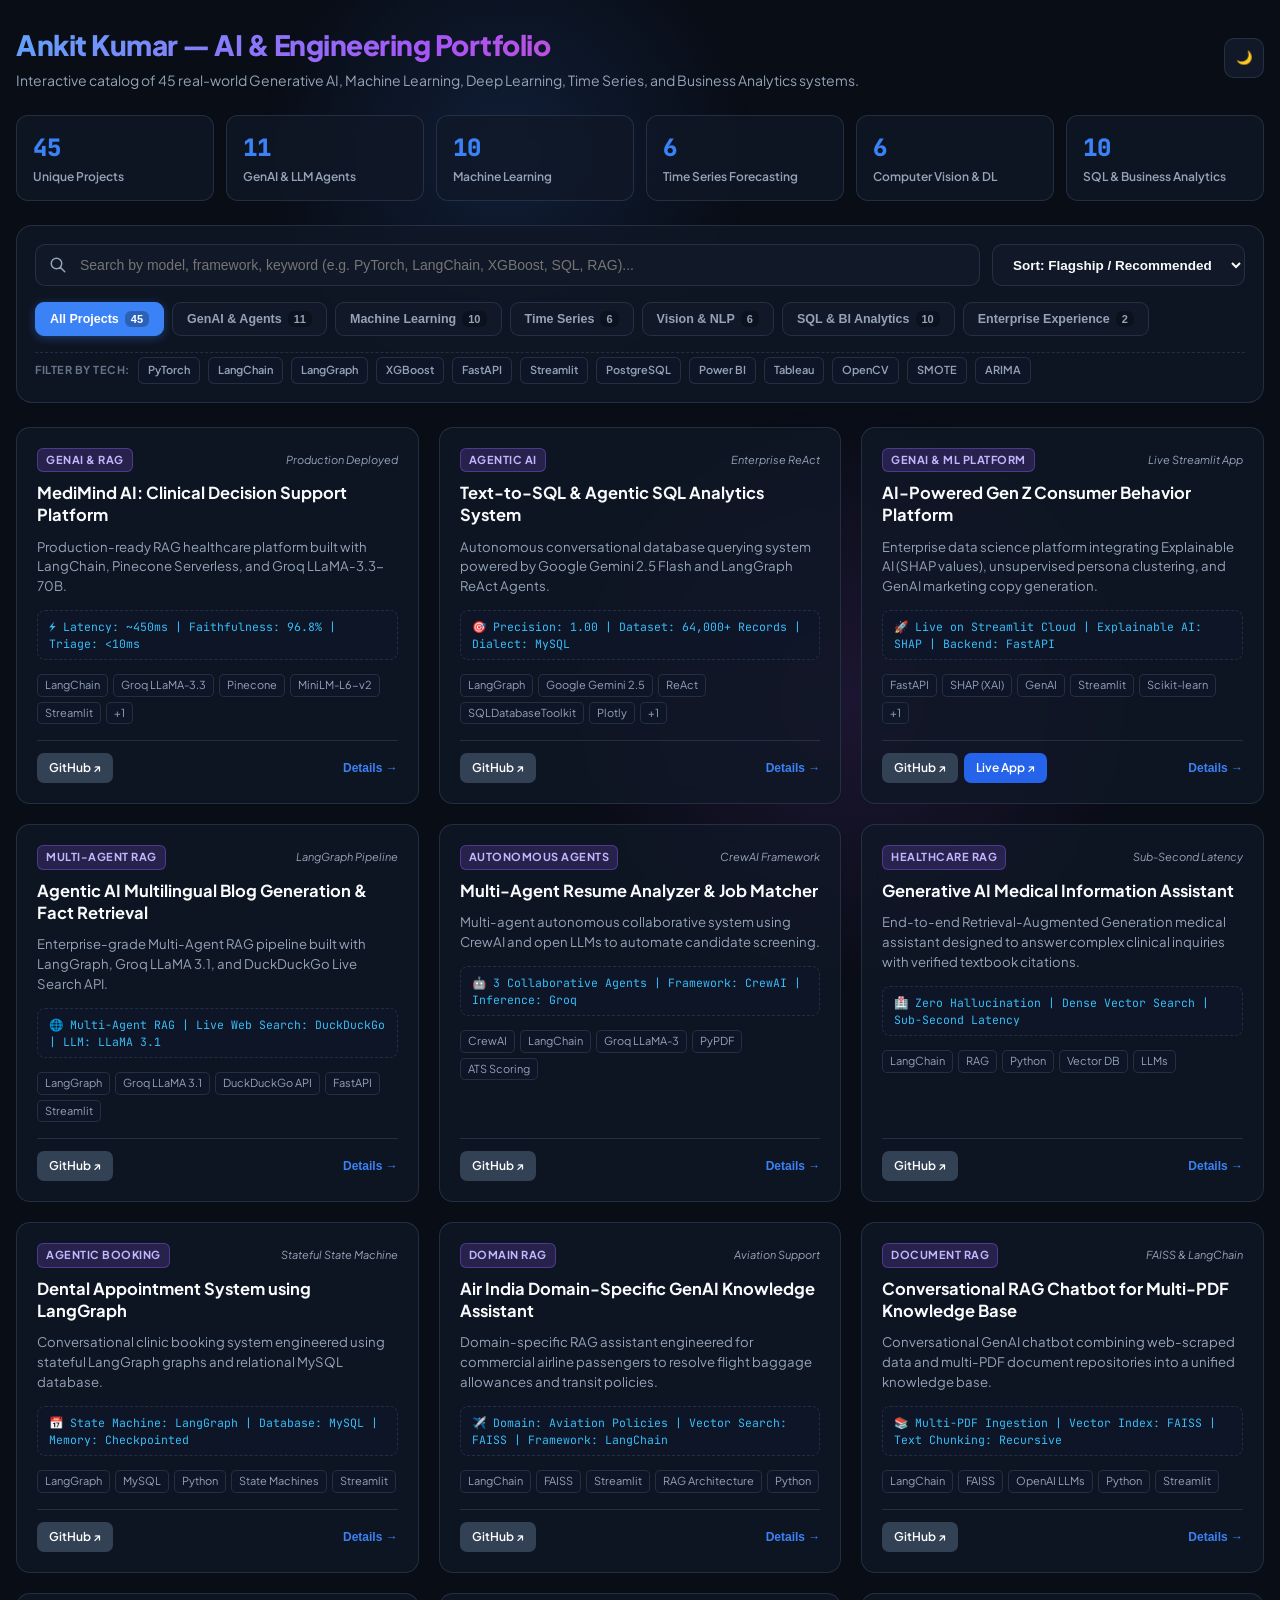
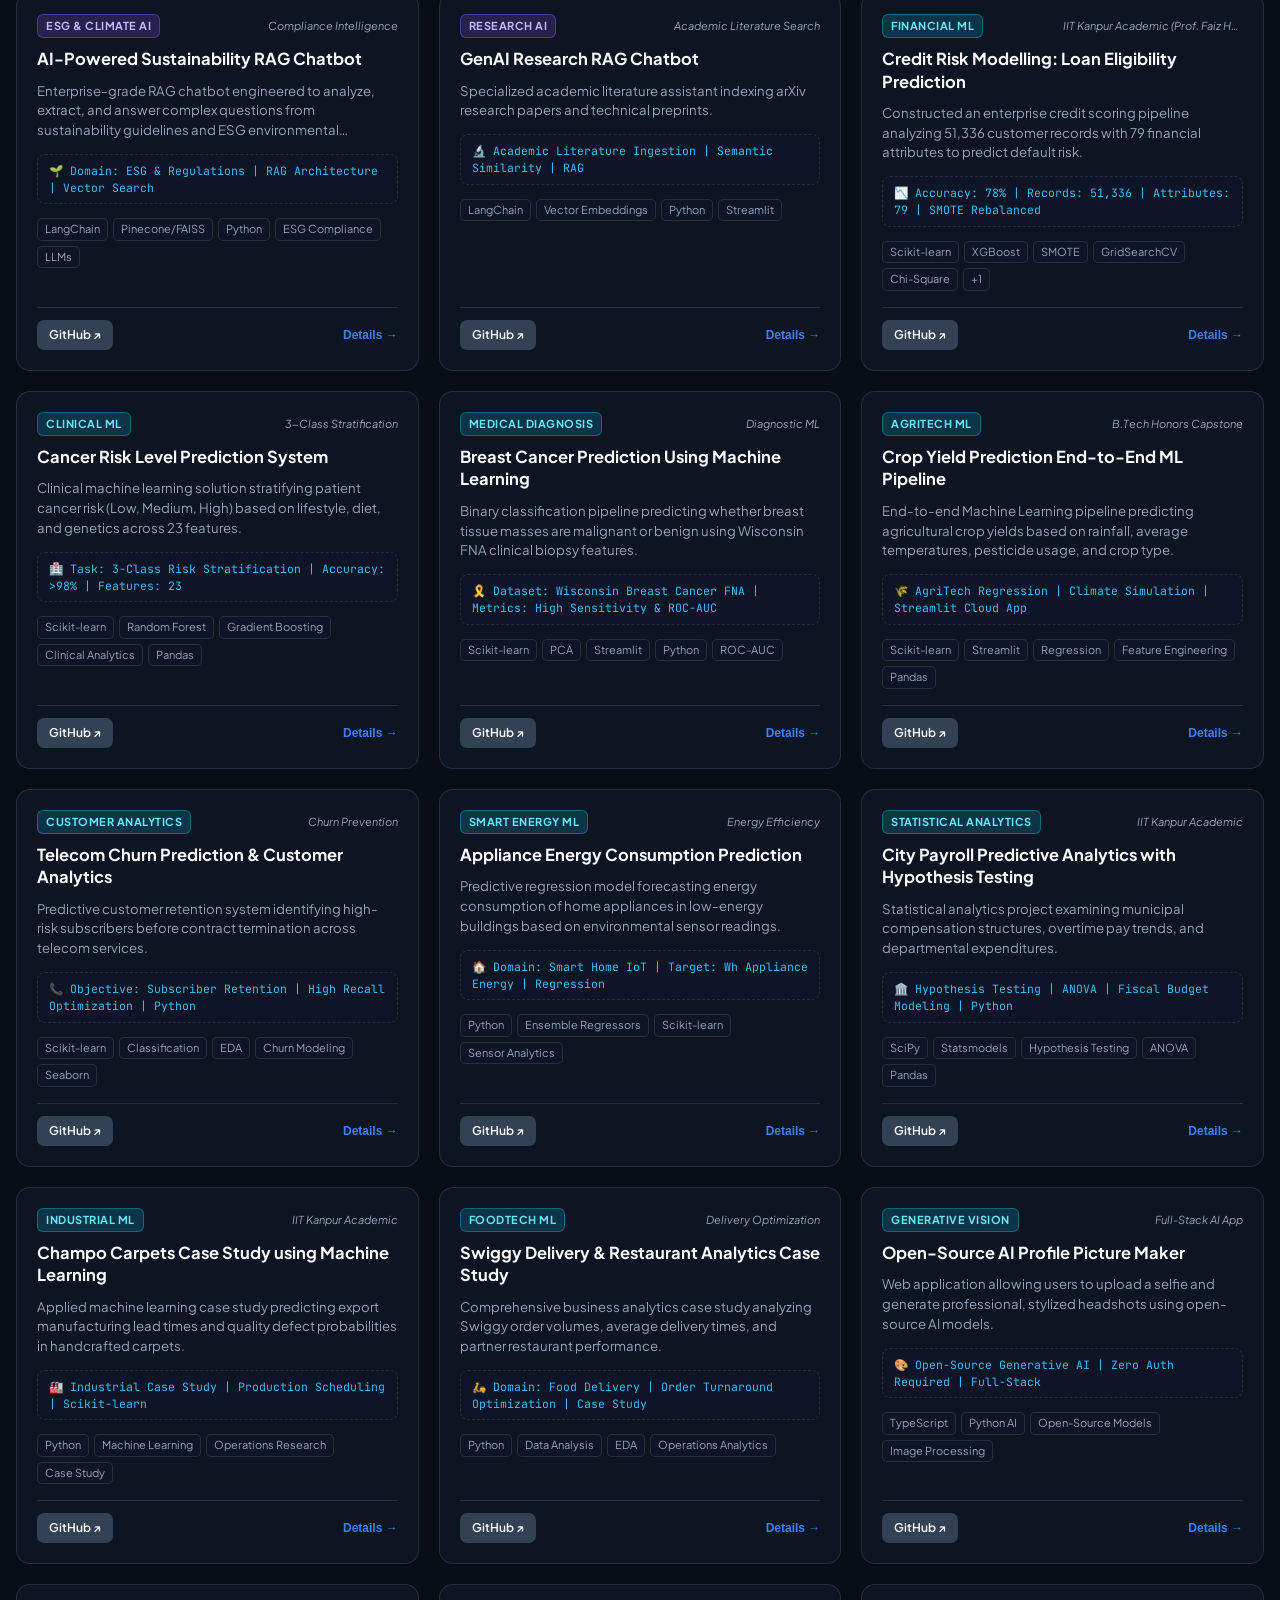
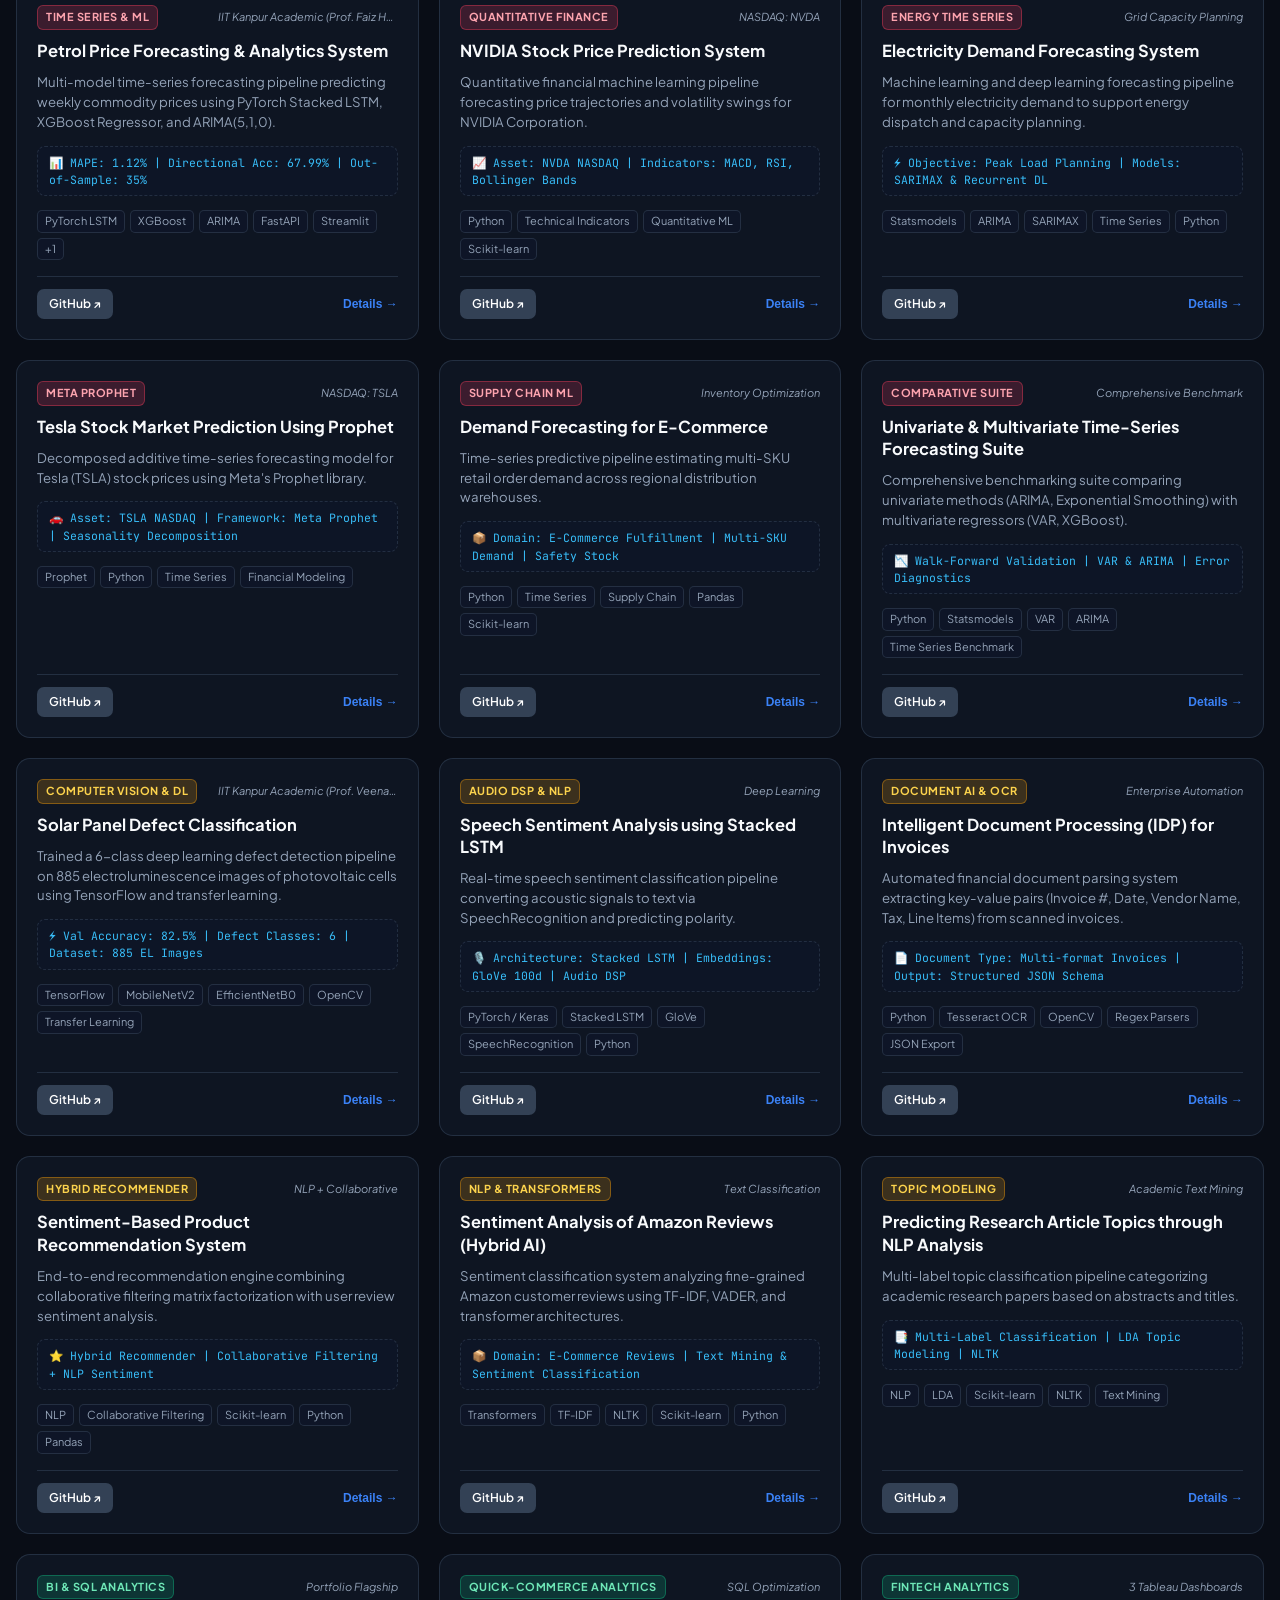
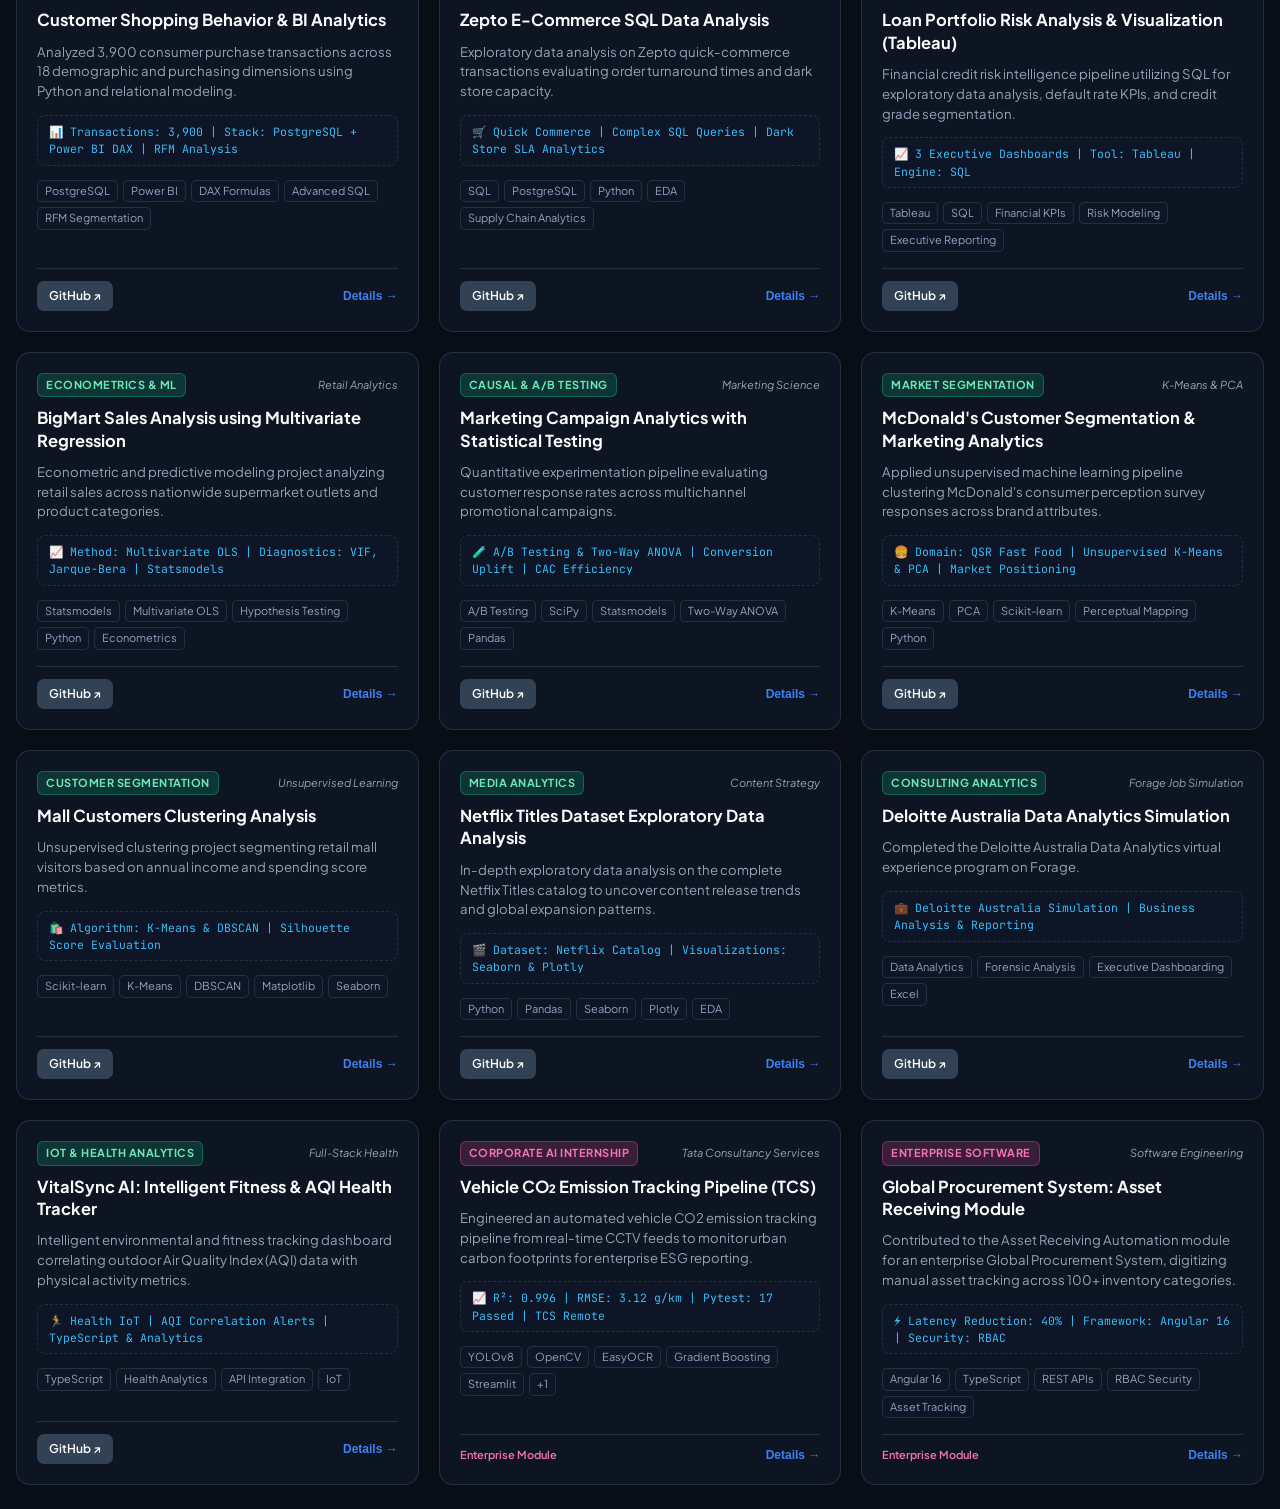
<file: portfolio_showcase_widget.html>
<!DOCTYPE html>
<html lang="en" data-theme="dark">
<head>
<meta charset="UTF-8">
<meta name="viewport" content="width=device-width, initial-scale=1.0">
<title>Ankit Kumar - AI & Data Science Engineering Portfolio</title>
<link href="https://fonts.googleapis.com/css2?family=Plus+Jakarta+Sans:wght@400;500;600;700;800&family=JetBrains+Mono:wght@400;500;600&display=swap" rel="stylesheet">
<style>
  :root {
    --bg-base: #090d16;
    --bg-surface: #111827;
    --bg-card: rgba(17, 24, 39, 0.75);
    --bg-card-hover: rgba(30, 41, 59, 0.9);
    --border: rgba(51, 65, 85, 0.6);
    --border-hover: rgba(96, 165, 250, 0.6);
    --text-main: #f8fafc;
    --text-muted: #94a3b8;
    --text-sub: #64748b;
    --accent: #3b82f6;
    --accent-glow: rgba(59, 130, 246, 0.35);
    --pill-bg: rgba(15, 23, 42, 0.8);
    --modal-bg: rgba(15, 23, 42, 0.95);
    --shadow: 0 10px 30px -10px rgba(0, 0, 0, 0.5);
  }

  [data-theme="light"] {
    --bg-base: #f8fafc;
    --bg-surface: #ffffff;
    --bg-card: rgba(255, 255, 255, 0.9);
    --bg-card-hover: #ffffff;
    --border: #e2e8f0;
    --border-hover: #3b82f6;
    --text-main: #0f172a;
    --text-muted: #475569;
    --text-sub: #94a3b8;
    --accent: #2563eb;
    --accent-glow: rgba(37, 99, 235, 0.2);
    --pill-bg: #f1f5f9;
    --modal-bg: rgba(255, 255, 255, 0.98);
    --shadow: 0 10px 25px -5px rgba(0, 0, 0, 0.08);
  }

  * { box-sizing: border-box; margin: 0; padding: 0; }
  body {
    font-family: 'Plus Jakarta Sans', -apple-system, BlinkMacSystemFont, sans-serif;
    background-color: var(--bg-base);
    color: var(--text-main);
    padding: 24px 16px;
    line-height: 1.5;
    transition: background-color 0.3s ease, color 0.3s ease;
    overflow-x: hidden;
  }

  /* Ambient glowing backdrop */
  .bg-glow-1 {
    position: fixed;
    top: -100px;
    left: 20%;
    width: 500px;
    height: 500px;
    background: radial-gradient(circle, rgba(59, 130, 246, 0.15) 0%, rgba(0,0,0,0) 70%);
    pointer-events: none;
    z-index: 0;
  }
  .bg-glow-2 {
    position: fixed;
    top: 400px;
    right: 10%;
    width: 600px;
    height: 600px;
    background: radial-gradient(circle, rgba(168, 85, 247, 0.12) 0%, rgba(0,0,0,0) 70%);
    pointer-events: none;
    z-index: 0;
  }

  .container {
    max-width: 1280px;
    margin: 0 auto;
    position: relative;
    z-index: 1;
  }

  /* Header & Navigation Bar */
  .header {
    display: flex;
    justify-content: space-between;
    align-items: center;
    margin-bottom: 24px;
    flex-wrap: wrap;
    gap: 16px;
  }
  .header-left h1 {
    font-size: 28px;
    font-weight: 800;
    letter-spacing: -0.5px;
    background: linear-gradient(135deg, #60a5fa 0%, #a855f7 50%, #ec4899 100%);
    -webkit-background-clip: text;
    -webkit-text-fill-color: transparent;
    margin-bottom: 4px;
  }
  .header-left p {
    color: var(--text-muted);
    font-size: 14px;
  }

  .header-actions {
    display: flex;
    align-items: center;
    gap: 12px;
  }
  .theme-toggle-btn {
    background: var(--bg-surface);
    border: 1px solid var(--border);
    color: var(--text-main);
    width: 40px;
    height: 40px;
    border-radius: 10px;
    cursor: pointer;
    display: flex;
    align-items: center;
    justify-content: center;
    transition: all 0.2s;
  }
  .theme-toggle-btn:hover {
    border-color: var(--accent);
    transform: scale(1.05);
  }

  /* Interactive Stats Counter Bar */
  .stats-strip {
    display: grid;
    grid-template-columns: repeat(auto-fit, minmax(170px, 1fr));
    gap: 12px;
    margin-bottom: 24px;
  }
  .stat-card {
    background: var(--bg-card);
    border: 1px solid var(--border);
    backdrop-filter: blur(12px);
    border-radius: 12px;
    padding: 14px 16px;
    cursor: pointer;
    transition: all 0.2s;
    display: flex;
    flex-direction: column;
  }
  .stat-card:hover {
    border-color: var(--accent);
    transform: translateY(-2px);
    box-shadow: 0 4px 16px var(--accent-glow);
  }
  .stat-num {
    font-size: 24px;
    font-weight: 800;
    color: var(--accent);
    font-family: 'JetBrains Mono', monospace;
  }
  .stat-label {
    font-size: 12px;
    color: var(--text-muted);
    font-weight: 600;
    margin-top: 2px;
  }

  /* Filter & Control Toolbar */
  .control-panel {
    background: var(--bg-card);
    border: 1px solid var(--border);
    backdrop-filter: blur(12px);
    border-radius: 16px;
    padding: 18px;
    margin-bottom: 24px;
    display: flex;
    flex-direction: column;
    gap: 16px;
  }
  
  .search-and-sort {
    display: flex;
    gap: 12px;
    flex-wrap: wrap;
  }
  .search-wrapper {
    position: relative;
    flex: 1;
    min-width: 260px;
  }
  .search-wrapper input {
    width: 100%;
    padding: 12px 42px 12px 44px;
    background: var(--bg-surface);
    border: 1px solid var(--border);
    border-radius: 10px;
    color: var(--text-main);
    font-size: 14px;
    outline: none;
    transition: all 0.2s;
  }
  .search-wrapper input:focus {
    border-color: var(--accent);
    box-shadow: 0 0 0 3px var(--accent-glow);
  }
  .search-icon {
    position: absolute;
    left: 14px;
    top: 50%;
    transform: translateY(-50%);
    width: 18px;
    height: 18px;
    color: var(--text-muted);
  }
  .clear-search-btn {
    position: absolute;
    right: 14px;
    top: 50%;
    transform: translateY(-50%);
    background: none;
    border: none;
    color: var(--text-muted);
    cursor: pointer;
    font-size: 16px;
    display: none;
  }

  .sort-select {
    padding: 10px 16px;
    background: var(--bg-surface);
    border: 1px solid var(--border);
    border-radius: 10px;
    color: var(--text-main);
    font-size: 13.5px;
    font-weight: 600;
    outline: none;
    cursor: pointer;
  }

  /* Category Tabs */
  .category-tabs {
    display: flex;
    flex-wrap: wrap;
    gap: 8px;
  }
  .tab-btn {
    background: var(--bg-surface);
    border: 1px solid var(--border);
    color: var(--text-muted);
    padding: 8px 14px;
    border-radius: 9px;
    font-size: 12.5px;
    font-weight: 600;
    cursor: pointer;
    transition: all 0.2s;
    display: flex;
    align-items: center;
    gap: 6px;
  }
  .tab-btn:hover {
    color: var(--text-main);
    border-color: var(--text-muted);
  }
  .tab-btn.active {
    background: var(--accent);
    border-color: var(--accent);
    color: #ffffff;
    box-shadow: 0 2px 10px var(--accent-glow);
  }
  .tab-count {
    font-size: 11px;
    padding: 2px 6px;
    background: rgba(0,0,0,0.25);
    border-radius: 6px;
  }

  /* Quick Tech Filter Pills */
  .tech-filter-bar {
    display: flex;
    align-items: center;
    gap: 8px;
    flex-wrap: wrap;
    font-size: 12px;
    color: var(--text-muted);
    padding-top: 4px;
    border-top: 1px dashed var(--border);
  }
  .tech-filter-title {
    font-weight: 700;
    color: var(--text-sub);
    text-transform: uppercase;
    font-size: 11px;
    letter-spacing: 0.5px;
  }
  .tech-chip {
    background: var(--pill-bg);
    border: 1px solid var(--border);
    color: var(--text-muted);
    padding: 4px 9px;
    border-radius: 6px;
    font-size: 11px;
    font-weight: 600;
    cursor: pointer;
    transition: all 0.15s;
  }
  .tech-chip:hover {
    border-color: var(--accent);
    color: var(--text-main);
  }
  .tech-chip.active {
    background: #0284c7;
    border-color: #0284c7;
    color: white;
  }

  /* Active Filter Notification Bar */
  .active-filter-banner {
    display: none;
    align-items: center;
    justify-content: space-between;
    background: rgba(59, 130, 246, 0.12);
    border: 1px solid rgba(59, 130, 246, 0.3);
    border-radius: 10px;
    padding: 8px 14px;
    margin-bottom: 20px;
    font-size: 13px;
    color: #60a5fa;
  }
  .reset-filters-btn {
    background: none;
    border: none;
    color: #93c5fd;
    text-decoration: underline;
    cursor: pointer;
    font-size: 12px;
    font-weight: 600;
  }

  /* Projects Grid */
  .projects-grid {
    display: grid;
    grid-template-columns: repeat(auto-fill, minmax(360px, 1fr));
    gap: 20px;
  }

  /* Project Card */
  .project-card {
    background: var(--bg-card);
    border: 1px solid var(--border);
    border-radius: 14px;
    padding: 20px;
    display: flex;
    flex-direction: column;
    justify-content: space-between;
    transition: transform 0.25s cubic-bezier(0.16, 1, 0.3, 1), box-shadow 0.25s ease, border-color 0.25s ease;
    cursor: pointer;
    position: relative;
    backdrop-filter: blur(10px);
  }
  .project-card:hover {
    transform: translateY(-4px);
    border-color: var(--border-hover);
    box-shadow: 0 14px 30px rgba(0, 0, 0, 0.45);
  }

  .card-header-top {
    display: flex;
    justify-content: space-between;
    align-items: center;
    margin-bottom: 10px;
    gap: 8px;
  }
  .domain-tag {
    font-size: 11px;
    font-weight: 700;
    text-transform: uppercase;
    letter-spacing: 0.5px;
    padding: 3px 8px;
    border-radius: 6px;
  }
  .tag-genai { background: rgba(139, 92, 246, 0.2); color: #c4b5fd; border: 1px solid rgba(139, 92, 246, 0.4); }
  .tag-ml { background: rgba(6, 182, 212, 0.2); color: #67e8f9; border: 1px solid rgba(6, 182, 212, 0.4); }
  .tag-timeseries { background: rgba(244, 63, 94, 0.2); color: #fda4af; border: 1px solid rgba(244, 63, 94, 0.4); }
  .tag-cv { background: rgba(245, 158, 11, 0.2); color: #fcd34d; border: 1px solid rgba(245, 158, 11, 0.4); }
  .tag-bi { background: rgba(16, 185, 129, 0.2); color: #6ee7b7; border: 1px solid rgba(16, 185, 129, 0.4); }
  .tag-exp { background: rgba(236, 72, 153, 0.2); color: #f472b6; border: 1px solid rgba(236, 72, 153, 0.4); }

  .academic-badge {
    font-size: 11px;
    color: var(--text-muted);
    font-style: italic;
    white-space: nowrap;
    overflow: hidden;
    text-overflow: ellipsis;
    max-width: 180px;
  }

  .project-title {
    font-size: 16.5px;
    font-weight: 700;
    color: var(--text-main);
    margin-bottom: 10px;
    line-height: 1.35;
  }

  .project-summary {
    font-size: 13.2px;
    color: var(--text-muted);
    margin-bottom: 14px;
    display: -webkit-box;
    -webkit-line-clamp: 3;
    -webkit-box-orient: vertical;
    overflow: hidden;
  }

  .metrics-box {
    background: rgba(15, 23, 42, 0.6);
    border: 1px dashed var(--border);
    border-radius: 8px;
    padding: 7px 11px;
    font-size: 11.5px;
    color: #38bdf8;
    font-family: 'JetBrains Mono', monospace;
    margin-bottom: 14px;
  }

  .tech-pills-row {
    display: flex;
    flex-wrap: wrap;
    gap: 5px;
    margin-bottom: 16px;
  }
  .card-tech-pill {
    background: var(--pill-bg);
    border: 1px solid var(--border);
    color: var(--text-muted);
    font-size: 11px;
    padding: 2px 7px;
    border-radius: 5px;
    transition: all 0.15s;
  }
  .card-tech-pill:hover {
    color: var(--accent);
    border-color: var(--accent);
  }

  .card-actions-row {
    display: flex;
    align-items: center;
    justify-content: space-between;
    border-top: 1px solid var(--border);
    padding-top: 12px;
    gap: 8px;
  }
  .action-btn {
    display: inline-flex;
    align-items: center;
    gap: 6px;
    padding: 6px 12px;
    border-radius: 7px;
    font-size: 12px;
    font-weight: 600;
    text-decoration: none;
    transition: all 0.2s;
  }
  .btn-gh {
    background: #334155;
    color: #ffffff;
  }
  .btn-gh:hover {
    background: #475569;
  }
  .btn-live {
    background: #2563eb;
    color: #ffffff;
  }
  .btn-live:hover {
    background: #1d4ed8;
  }
  .view-modal-link {
    font-size: 12px;
    color: var(--accent);
    font-weight: 600;
    background: none;
    border: none;
    cursor: pointer;
    display: flex;
    align-items: center;
    gap: 4px;
  }
  .view-modal-link:hover {
    text-decoration: underline;
  }

  /* Modal Dialog */
  .modal-overlay {
    position: fixed;
    top: 0;
    left: 0;
    width: 100vw;
    height: 100vh;
    background: rgba(0, 0, 0, 0.75);
    backdrop-filter: blur(8px);
    z-index: 999;
    display: none;
    align-items: center;
    justify-content: center;
    padding: 16px;
  }
  .modal-overlay.active {
    display: flex;
  }
  .modal-window {
    background: var(--modal-bg);
    border: 1px solid var(--border);
    border-radius: 18px;
    width: 100%;
    max-width: 720px;
    max-height: 90vh;
    overflow-y: auto;
    padding: 28px;
    box-shadow: 0 25px 50px -12px rgba(0, 0, 0, 0.7);
    position: relative;
    animation: modalIn 0.2s ease-out;
  }
  @keyframes modalIn {
    from { opacity: 0; transform: scale(0.95); }
    to { opacity: 1; transform: scale(1); }
  }

  .modal-close-btn {
    position: absolute;
    top: 20px;
    right: 20px;
    background: var(--bg-surface);
    border: 1px solid var(--border);
    color: var(--text-muted);
    width: 36px;
    height: 36px;
    border-radius: 50%;
    cursor: pointer;
    font-size: 18px;
    display: flex;
    align-items: center;
    justify-content: center;
    transition: all 0.2s;
  }
  .modal-close-btn:hover {
    color: var(--text-main);
    border-color: var(--text-main);
  }

  .modal-title {
    font-size: 22px;
    font-weight: 800;
    margin-bottom: 12px;
    line-height: 1.3;
    padding-right: 40px;
  }
  .modal-badges {
    display: flex;
    gap: 8px;
    margin-bottom: 18px;
    flex-wrap: wrap;
  }
  .modal-section-title {
    font-size: 13px;
    font-weight: 700;
    color: var(--text-sub);
    text-transform: uppercase;
    letter-spacing: 0.5px;
    margin: 18px 0 8px 0;
  }
  .modal-bullets {
    padding-left: 20px;
    color: var(--text-muted);
    font-size: 14px;
    margin-bottom: 16px;
  }
  .modal-bullets li {
    margin-bottom: 6px;
  }
  .modal-metrics-banner {
    background: rgba(59, 130, 246, 0.12);
    border: 1px solid rgba(59, 130, 246, 0.3);
    border-radius: 10px;
    padding: 12px 16px;
    color: #38bdf8;
    font-family: 'JetBrains Mono', monospace;
    font-size: 13px;
    margin-bottom: 18px;
  }
  .modal-footer {
    display: flex;
    justify-content: space-between;
    align-items: center;
    margin-top: 24px;
    border-top: 1px solid var(--border);
    padding-top: 18px;
    flex-wrap: wrap;
    gap: 12px;
  }

  /* Toast Notification */
  .toast {
    position: fixed;
    bottom: 24px;
    right: 24px;
    background: #10b981;
    color: #ffffff;
    padding: 10px 18px;
    border-radius: 10px;
    font-size: 13px;
    font-weight: 600;
    box-shadow: 0 10px 25px rgba(0,0,0,0.3);
    z-index: 10000;
    transform: translateY(100px);
    opacity: 0;
    transition: all 0.3s cubic-bezier(0.16, 1, 0.3, 1);
    display: flex;
    align-items: center;
    gap: 8px;
  }
  .toast.show {
    transform: translateY(0);
    opacity: 1;
  }

  .hidden { display: none !important; }
</style>
</head>
<body>

<div class="bg-glow-1"></div>
<div class="bg-glow-2"></div>

<div class="container">
  <!-- Header -->
  <div class="header">
    <div class="header-left">
      <h1>Ankit Kumar — AI & Engineering Portfolio</h1>
      <p>Interactive catalog of 45 real-world Generative AI, Machine Learning, Deep Learning, Time Series, and Business Analytics systems.</p>
    </div>
    <div class="header-actions">
      <button class="theme-toggle-btn" id="themeToggleBtn" onclick="toggleTheme()" title="Toggle Dark/Light Mode">
        🌙
      </button>
    </div>
  </div>

  <!-- Interactive Stats Strip -->
  <div class="stats-strip">
    <div class="stat-card" onclick="filterByCategory('all')">
      <span class="stat-num">45</span>
      <span class="stat-label">Unique Projects</span>
    </div>
    <div class="stat-card" onclick="filterByCategory('genai')">
      <span class="stat-num">11</span>
      <span class="stat-label">GenAI & LLM Agents</span>
    </div>
    <div class="stat-card" onclick="filterByCategory('ml')">
      <span class="stat-num">10</span>
      <span class="stat-label">Machine Learning</span>
    </div>
    <div class="stat-card" onclick="filterByCategory('timeseries')">
      <span class="stat-num">6</span>
      <span class="stat-label">Time Series Forecasting</span>
    </div>
    <div class="stat-card" onclick="filterByCategory('cv')">
      <span class="stat-num">6</span>
      <span class="stat-label">Computer Vision & DL</span>
    </div>
    <div class="stat-card" onclick="filterByCategory('bi')">
      <span class="stat-num">10</span>
      <span class="stat-label">SQL & Business Analytics</span>
    </div>
  </div>

  <!-- Interactive Controls -->
  <div class="control-panel">
    <div class="search-and-sort">
      <div class="search-wrapper">
        <svg class="search-icon" fill="none" stroke="currentColor" viewBox="0 0 24 24"><path stroke-linecap="round" stroke-linejoin="round" stroke-width="2" d="M21 21l-6-6m2-5a7 7 0 11-14 0 7 7 0 0114 0z"></path></svg>
        <input type="text" id="projectSearch" placeholder="Search by model, framework, keyword (e.g. PyTorch, LangChain, XGBoost, SQL, RAG)..." oninput="handleSearch(this.value)">
        <button class="clear-search-btn" id="clearSearchBtn" onclick="clearSearch()">✕</button>
      </div>
      <select class="sort-select" id="sortSelect" onchange="handleSort(this.value)">
        <option value="default">Sort: Flagship / Recommended</option>
        <option value="alpha">Sort: Alphabetical (A-Z)</option>
        <option value="domain">Sort: By Domain</option>
      </select>
    </div>

    <!-- Category Tabs -->
    <div class="category-tabs" id="categoryTabs">
      <button class="tab-btn active" data-cat="all" onclick="filterByCategory('all')">All Projects <span class="tab-count">45</span></button>
      <button class="tab-btn" data-cat="genai" onclick="filterByCategory('genai')">GenAI & Agents <span class="tab-count">11</span></button>
      <button class="tab-btn" data-cat="ml" onclick="filterByCategory('ml')">Machine Learning <span class="tab-count">10</span></button>
      <button class="tab-btn" data-cat="timeseries" onclick="filterByCategory('timeseries')">Time Series <span class="tab-count">6</span></button>
      <button class="tab-btn" data-cat="cv" onclick="filterByCategory('cv')">Vision & NLP <span class="tab-count">6</span></button>
      <button class="tab-btn" data-cat="bi" onclick="filterByCategory('bi')">SQL & BI Analytics <span class="tab-count">10</span></button>
      <button class="tab-btn" data-cat="exp" onclick="filterByCategory('exp')">Enterprise Experience <span class="tab-count">2</span></button>
    </div>

    <!-- Quick Tech Filter Chips -->
    <div class="tech-filter-bar">
      <span class="tech-filter-title">Filter by Tech:</span>
      <span class="tech-chip" onclick="toggleTechChip('PyTorch', this)">PyTorch</span>
      <span class="tech-chip" onclick="toggleTechChip('LangChain', this)">LangChain</span>
      <span class="tech-chip" onclick="toggleTechChip('LangGraph', this)">LangGraph</span>
      <span class="tech-chip" onclick="toggleTechChip('XGBoost', this)">XGBoost</span>
      <span class="tech-chip" onclick="toggleTechChip('FastAPI', this)">FastAPI</span>
      <span class="tech-chip" onclick="toggleTechChip('Streamlit', this)">Streamlit</span>
      <span class="tech-chip" onclick="toggleTechChip('PostgreSQL', this)">PostgreSQL</span>
      <span class="tech-chip" onclick="toggleTechChip('Power BI', this)">Power BI</span>
      <span class="tech-chip" onclick="toggleTechChip('Tableau', this)">Tableau</span>
      <span class="tech-chip" onclick="toggleTechChip('OpenCV', this)">OpenCV</span>
      <span class="tech-chip" onclick="toggleTechChip('SMOTE', this)">SMOTE</span>
      <span class="tech-chip" onclick="toggleTechChip('ARIMA', this)">ARIMA</span>
    </div>
  </div>

  <!-- Active Filter Indicator Banner -->
  <div class="active-filter-banner" id="activeFilterBanner">
    <span id="activeFilterText">Filtered view</span>
    <button class="reset-filters-btn" onclick="resetAllFilters()">Reset Filters (Show All 45)</button>
  </div>

  <!-- Projects Grid -->
  <div class="projects-grid" id="projectsGrid"></div>
</div>

<!-- Executive Detail Modal -->
<div class="modal-overlay" id="detailModal" onclick="handleModalOverlayClick(event)">
  <div class="modal-window">
    <button class="modal-close-btn" onclick="closeModal()">✕</button>
    <div class="modal-badges" id="modalBadges"></div>
    <h2 class="modal-title" id="modalTitle"></h2>
    
    <div class="modal-metrics-banner" id="modalMetrics"></div>

    <div class="modal-section-title">Key Architectural Highlights & Results</div>
    <ul class="modal-bullets" id="modalBullets"></ul>

    <div class="modal-section-title">Technology Stack & Libraries</div>
    <div class="tech-pills-row" id="modalTech"></div>

    <div class="modal-footer">
      <button class="action-btn btn-gh" onclick="copyProjectShareInfo()">📋 Copy Project Info</button>
      <div style="display:flex; gap:10px;" id="modalActionLinks"></div>
    </div>
  </div>
</div>

<!-- Toast Notification -->
<div class="toast" id="toastBox">
  <span id="toastMsg">✓ Copied to clipboard!</span>
</div>

<script>
// Master Project Dataset
const masterProjects = [{"title": "MediMind AI: Clinical Decision Support Platform", "category": "genai", "domain": "GenAI & RAG", "badge": "Production Deployed", "desc": ["Production-ready RAG healthcare platform built with LangChain, Pinecone Serverless, and Groq LLaMA-3.3-70B.", "Zero-hallucination medical literature grounding achieving 96.8% RAG faithfulness with verified citations.", "Engineered automated lab report parsing via PyPDF, embedding 4 clinical risk calculators with <10ms emergency triage safety guardrails."], "metrics": "⚡ Latency: ~450ms | Faithfulness: 96.8% | Triage: <10ms", "tech": ["LangChain", "Groq LLaMA-3.3", "Pinecone", "MiniLM-L6-v2", "Streamlit", "PyPDF"], "github": "https://github.com/Ankitiitk369/-MediMind-AI-Generative-AI-RAG-Based-Clinical-Decision-Support-Healthcare-Platform", "demo": null}, {"title": "Text-to-SQL & Agentic SQL Analytics System", "category": "genai", "domain": "Agentic AI", "badge": "Enterprise ReAct", "desc": ["Autonomous conversational database querying system powered by Google Gemini 2.5 Flash and LangGraph ReAct Agents.", "Operates across a 6-table relational enterprise dataset with 64,000+ transactional sales orders.", "Built-in SQL guardrails blocking destructive DDL/DML, attaining 1.00 Context Precision on RAGAS benchmarks."], "metrics": "🎯 Precision: 1.00 | Dataset: 64,000+ Records | Dialect: MySQL", "tech": ["LangGraph", "Google Gemini 2.5", "ReAct", "SQLDatabaseToolkit", "Plotly", "MySQL"], "github": "https://github.com/Ankitiitk369/Text-to-SQL-Agentic-SQL-Analytics-System", "demo": null}, {"title": "AI-Powered Gen Z Consumer Behavior Platform", "category": "genai", "domain": "GenAI & ML Platform", "badge": "Live Streamlit App", "desc": ["Enterprise data science platform integrating Explainable AI (SHAP values), unsupervised persona clustering, and GenAI marketing copy generation.", "Architected high-throughput FastAPI inference backend for real-time persona inference and brand sentiment scoring.", "Deployed production interactive Web Platform on Streamlit Cloud for interactive CMO marketing intelligence."], "metrics": "🚀 Live on Streamlit Cloud | Explainable AI: SHAP | Backend: FastAPI", "tech": ["FastAPI", "SHAP (XAI)", "GenAI", "Streamlit", "Scikit-learn", "Clustering"], "github": "https://github.com/Ankitiitk369/AI-Powered-Gen-Z-Consumer-Behavior-Marketing-Intelligence-Platform", "demo": "https://ai-powered-gen-z-consumer-behavior-marketing-intelligence-plat.streamlit.app/"}, {"title": "Agentic AI Multilingual Blog Generation & Fact Retrieval", "category": "genai", "domain": "Multi-Agent RAG", "badge": "LangGraph Pipeline", "desc": ["Enterprise-grade Multi-Agent RAG pipeline built with LangGraph, Groq LLaMA 3.1, and DuckDuckGo Live Search API.", "Autonomous fact-checking agent cross-references retrieved citations before generating publication-ready multilingual articles.", "FastAPI backend with streaming response generation and Streamlit frontend UI."], "metrics": "🌐 Multi-Agent RAG | Live Web Search: DuckDuckGo | LLM: LLaMA 3.1", "tech": ["LangGraph", "Groq LLaMA 3.1", "DuckDuckGo API", "FastAPI", "Streamlit"], "github": "https://github.com/Ankitiitk369/Agentic-AI-Multilingual-Blog-Generation-Fact-Retrieval-System", "demo": null}, {"title": "Multi-Agent Resume Analyzer & Job Matcher", "category": "genai", "domain": "Autonomous Agents", "badge": "CrewAI Framework", "desc": ["Multi-agent autonomous collaborative system using CrewAI and open LLMs to automate candidate screening.", "Deploys 3 specialized agents: Parser Agent (PDF extraction), Profiler Agent (skill gaps), and Recruiter Matcher Agent (ATS scoring).", "Generates structured candidate matching reports with cosine skill similarity, keyword density, and interview questions."], "metrics": "🤖 3 Collaborative Agents | Framework: CrewAI | Inference: Groq", "tech": ["CrewAI", "LangChain", "Groq LLaMA-3", "PyPDF", "ATS Scoring"], "github": "https://github.com/Ankitiitk369/Multi-Agent-Resume-Analyzer-using-CrewAI-LLM", "demo": null}, {"title": "Generative AI Medical Information Assistant", "category": "genai", "domain": "Healthcare RAG", "badge": "Sub-Second Latency", "desc": ["End-to-end Retrieval-Augmented Generation medical assistant designed to answer complex clinical inquiries with verified textbook citations.", "Dense vector search architecture ensuring zero hallucination risk.", "Interactive chat interface supporting multi-turn dialogue with clinical disclaimer guardrails."], "metrics": "🏥 Zero Hallucination | Dense Vector Search | Sub-Second Latency", "tech": ["LangChain", "RAG", "Python", "Vector DB", "LLMs"], "github": "https://github.com/Ankitiitk369/Generative-AI-Medical-Information-Assistant-", "demo": null}, {"title": "Dental Appointment System using LangGraph", "category": "genai", "domain": "Agentic Booking", "badge": "Stateful State Machine", "desc": ["Conversational clinic booking system engineered using stateful LangGraph graphs and relational MySQL database.", "Implements human-in-the-loop verification, conflict detection for booked calendar slots, and automated calendar scheduling.", "Maintains checkpointed conversational state memory across customer interaction sessions."], "metrics": "📅 State Machine: LangGraph | Database: MySQL | Memory: Checkpointed", "tech": ["LangGraph", "MySQL", "Python", "State Machines", "Streamlit"], "github": "https://github.com/Ankitiitk369/Dental-Appointment-system-using-Langgraph", "demo": null}, {"title": "Air India Domain-Specific GenAI Knowledge Assistant", "category": "genai", "domain": "Domain RAG", "badge": "Aviation Support", "desc": ["Domain-specific RAG assistant engineered for commercial airline passengers to resolve flight baggage allowances and transit policies.", "Indexed aviation regulatory policy documents into high-dimensional vector embeddings with semantic FAISS search.", "Context-aware session history with hallucination guardrails deployed via Streamlit."], "metrics": "✈️ Domain: Aviation Policies | Vector Search: FAISS | Framework: LangChain", "tech": ["LangChain", "FAISS", "Streamlit", "RAG Architecture", "Python"], "github": "https://github.com/Ankitiitk369/Air-India-Domain-Specific-Generative-AI-Knowledge-Assistant", "demo": null}, {"title": "Conversational RAG Chatbot for Multi-PDF Knowledge Base", "category": "genai", "domain": "Document RAG", "badge": "FAISS & LangChain", "desc": ["Conversational GenAI chatbot combining web-scraped data and multi-PDF document repositories into a unified knowledge base.", "Utilized semantic vector search with FAISS, LangChain text chunking strategies, and OpenAI LLMs.", "Delivers context-aware synthesis with exact page-level source attribution."], "metrics": "📚 Multi-PDF Ingestion | Vector Index: FAISS | Text Chunking: Recursive", "tech": ["LangChain", "FAISS", "OpenAI LLMs", "Python", "Streamlit"], "github": "https://github.com/Ankitiitk369/Conversational-RAG-Chatbot-for-Web-Scraped-Multi-Pdf-Knowledge-Base", "demo": null}, {"title": "AI-Powered Sustainability RAG Chatbot", "category": "genai", "domain": "ESG & Climate AI", "badge": "Compliance Intelligence", "desc": ["Enterprise-grade RAG chatbot engineered to analyze, extract, and answer complex questions from sustainability guidelines and ESG environmental regulations.", "Grounds responses in environmental corporate disclosure frameworks with semantic retrieval.", "Facilitates fast compliance checks for corporate sustainability auditors."], "metrics": "🌱 Domain: ESG & Regulations | RAG Architecture | Vector Search", "tech": ["LangChain", "Pinecone/FAISS", "Python", "ESG Compliance", "LLMs"], "github": "https://github.com/Ankitiitk369/AI-Powered-Sustainability-RAG-Chatbot", "demo": null}, {"title": "GenAI Research RAG Chatbot", "category": "genai", "domain": "Research AI", "badge": "Academic Literature Search", "desc": ["Specialized academic literature assistant indexing arXiv research papers and technical preprints.", "Supports dense mathematical and technical concept querying with semantic similarity ranking.", "Generates concise literature reviews with citation chains."], "metrics": "🔬 Academic Literature Ingestion | Semantic Similarity | RAG", "tech": ["LangChain", "Vector Embeddings", "Python", "Streamlit"], "github": "https://github.com/Ankitiitk369/GenAI-Research-Rag-Chatbot", "demo": null}, {"title": "Credit Risk Modelling: Loan Eligibility Prediction", "category": "ml", "domain": "Financial ML", "badge": "IIT Kanpur Academic (Prof. Faiz Hamid)", "desc": ["Constructed an enterprise credit scoring pipeline analyzing 51,336 customer records with 79 financial attributes to predict default risk.", "Conducted statistical feature selection via Chi-Square, ANOVA, Variance Inflation Factor (VIF), and resolved severe imbalance with SMOTE.", "Benchmarked Logistic Regression, SVC, Random Forest, and XGBoost with GridSearchCV, attaining 78% out-of-sample accuracy."], "metrics": "📉 Accuracy: 78% | Records: 51,336 | Attributes: 79 | SMOTE Rebalanced", "tech": ["Scikit-learn", "XGBoost", "SMOTE", "GridSearchCV", "Chi-Square", "ANOVA"], "github": "https://github.com/Ankitiitk369/Credit-Risk-Modelling-Loan-Eligibility-Prediction", "demo": null}, {"title": "Cancer Risk Level Prediction System", "category": "ml", "domain": "Clinical ML", "badge": "3-Class Stratification", "desc": ["Clinical machine learning solution stratifying patient cancer risk (Low, Medium, High) based on lifestyle, diet, and genetics across 23 features.", "Trained and benchmarked Decision Trees, Random Forest, and Gradient Boosting Classifiers.", "Achieved >98% test set classification accuracy with cross-validation."], "metrics": "🏥 Task: 3-Class Risk Stratification | Accuracy: >98% | Features: 23", "tech": ["Scikit-learn", "Random Forest", "Gradient Boosting", "Clinical Analytics", "Pandas"], "github": "https://github.com/Ankitiitk369/Cancer-Risk-Level-Prediction", "demo": null}, {"title": "Breast Cancer Prediction Using Machine Learning", "category": "ml", "domain": "Medical Diagnosis", "badge": "Diagnostic ML", "desc": ["Binary classification pipeline predicting whether breast tissue masses are malignant or benign using Wisconsin FNA clinical biopsy features.", "Implemented feature correlation heatmaps, PCA dimensionality reduction, and ROC-AUC model benchmarking.", "Deployed interactive clinical prediction dashboard on Streamlit Cloud."], "metrics": "🎗️ Dataset: Wisconsin Breast Cancer FNA | Metrics: High Sensitivity & ROC-AUC", "tech": ["Scikit-learn", "PCA", "Streamlit", "Python", "ROC-AUC"], "github": "https://github.com/Ankitiitk369/Breast-Cancer-Prediction-Using-Machine-Learning", "demo": null}, {"title": "Crop Yield Prediction End-to-End ML Pipeline", "category": "ml", "domain": "AgriTech ML", "badge": "B.Tech Honors Capstone", "desc": ["End-to-end Machine Learning pipeline predicting agricultural crop yields based on rainfall, average temperatures, pesticide usage, and crop type.", "Engineered feature transformers, one-hot encoders across global crop types, and regression benchmarking.", "Deployed interactive Streamlit Cloud app enabling farmers to simulate yields under varying climatic conditions."], "metrics": "🌾 AgriTech Regression | Climate Simulation | Streamlit Cloud App", "tech": ["Scikit-learn", "Streamlit", "Regression", "Feature Engineering", "Pandas"], "github": "https://github.com/Ankitiitk369/Crop-yield-prediction-End-To-End-ML-project", "demo": null}, {"title": "Telecom Churn Prediction & Customer Analytics", "category": "ml", "domain": "Customer Analytics", "badge": "Churn Prevention", "desc": ["Predictive customer retention system identifying high-risk subscribers before contract termination across telecom services.", "Engineered tenure, monthly charges, contract type, and payment method interaction indicators.", "Evaluated classification recall metrics to minimize costly false negatives in subscriber retention."], "metrics": "📞 Objective: Subscriber Retention | High Recall Optimization | Python", "tech": ["Scikit-learn", "Classification", "EDA", "Churn Modeling", "Seaborn"], "github": "https://github.com/Ankitiitk369/Telecom-churn-prediction-Analysis-of-customers", "demo": null}, {"title": "Appliance Energy Consumption Prediction", "category": "ml", "domain": "Smart Energy ML", "badge": "Energy Efficiency", "desc": ["Predictive regression model forecasting energy consumption of home appliances in low-energy buildings based on environmental sensor readings.", "Preprocessed multi-room temperature/humidity sensors and weather forecast indicators.", "Tuned ensemble regressors to optimize residential energy management systems."], "metrics": "🏠 Domain: Smart Home IoT | Target: Wh Appliance Energy | Regression", "tech": ["Python", "Ensemble Regressors", "Scikit-learn", "Sensor Analytics"], "github": "https://github.com/Ankitiitk369/APPLIANCE-ENERGY-PREDICTION-", "demo": null}, {"title": "City Payroll Predictive Analytics with Hypothesis Testing", "category": "ml", "domain": "Statistical Analytics", "badge": "IIT Kanpur Academic", "desc": ["Statistical analytics project examining municipal compensation structures, overtime pay trends, and departmental expenditures.", "Conducted parametric and non-parametric hypothesis tests, ANOVA across civic departments, and regression forecasting.", "Generated audit recommendations for fiscal municipal budgetary control."], "metrics": "🏛️ Hypothesis Testing | ANOVA | Fiscal Budget Modeling | Python", "tech": ["SciPy", "Statsmodels", "Hypothesis Testing", "ANOVA", "Pandas"], "github": "https://github.com/Ankitiitk369/City-Payroll-Predictive-Analytics-using-Statistical-Hypothesis-Testing", "demo": null}, {"title": "Champo Carpets Case Study using Machine Learning", "category": "ml", "domain": "Industrial ML", "badge": "IIT Kanpur Academic", "desc": ["Applied machine learning case study predicting export manufacturing lead times and quality defect probabilities in handcrafted carpets.", "Formulated feature sets combining material grading, artisan skill levels, and international shipping lead times.", "Delivered operational decision-support models for production scheduling."], "metrics": "🏭 Industrial Case Study | Production Scheduling | Scikit-learn", "tech": ["Python", "Machine Learning", "Operations Research", "Case Study"], "github": "https://github.com/Ankitiitk369/Champo-Carpets-Case-Study-using-Machine-Learning", "demo": null}, {"title": "Swiggy Delivery & Restaurant Analytics Case Study", "category": "ml", "domain": "FoodTech ML", "badge": "Delivery Optimization", "desc": ["Comprehensive business analytics case study analyzing Swiggy order volumes, average delivery times, and partner restaurant performance.", "Identified operational bottlenecks during peak demand hours across urban clusters.", "Formulated dynamic delivery radius and incentive recommendations."], "metrics": "🛵 Domain: Food Delivery | Order Turnaround Optimization | Case Study", "tech": ["Python", "Data Analysis", "EDA", "Operations Analytics"], "github": "https://github.com/Ankitiitk369/Swiggy-Case-study-", "demo": null}, {"title": "Open-Source AI Profile Picture Maker", "category": "ml", "domain": "Generative Vision", "badge": "Full-Stack AI App", "desc": ["Web application allowing users to upload a selfie and generate professional, stylized headshots using open-source AI models.", "Zero account required; fully self-hosted open-source pipeline with image transformation filters.", "Engineered with TypeScript frontend and Python AI inference endpoints."], "metrics": "🎨 Open-Source Generative AI | Zero Auth Required | Full-Stack", "tech": ["TypeScript", "Python AI", "Open-Source Models", "Image Processing"], "github": "https://github.com/Ankitiitk369/Open-Source-AI-Profile-Picture-Maker", "demo": null}, {"title": "Petrol Price Forecasting & Analytics System", "category": "timeseries", "domain": "Time Series & ML", "badge": "IIT Kanpur Academic (Prof. Faiz Hamid)", "desc": ["Multi-model time-series forecasting pipeline predicting weekly commodity prices using PyTorch Stacked LSTM, XGBoost Regressor, and ARIMA(5,1,0).", "Engineered 15+ domain-specific temporal features (1-12 lags, 4-wk & 12-wk SMA/EMA, rolling volatility).", "Tuned XGBoost delivered 1.12% MAPE and 67.99% directional accuracy on 35% unseen test data; deployed via FastAPI REST endpoints."], "metrics": "📊 MAPE: 1.12% | Directional Acc: 67.99% | Out-of-Sample: 35%", "tech": ["PyTorch LSTM", "XGBoost", "ARIMA", "FastAPI", "Streamlit", "Pandas"], "github": "https://github.com/Ankitiitk369/Petrol-Price-Forecasting-Analytics-System", "demo": null}, {"title": "NVIDIA Stock Price Prediction System", "category": "timeseries", "domain": "Quantitative Finance", "badge": "NASDAQ: NVDA", "desc": ["Quantitative financial machine learning pipeline forecasting price trajectories and volatility swings for NVIDIA Corporation.", "Engineered technical financial indicators: MACD, RSI, Bollinger Bands, Average True Range (ATR), and moving averages.", "Benchmarked Random Forest and neural networks against persistence random walk baselines."], "metrics": "📈 Asset: NVDA NASDAQ | Indicators: MACD, RSI, Bollinger Bands", "tech": ["Python", "Technical Indicators", "Quantitative ML", "Scikit-learn"], "github": "https://github.com/Ankitiitk369/NVIDIA-Stock-Price-Prediction-systerm", "demo": null}, {"title": "Electricity Demand Forecasting System", "category": "timeseries", "domain": "Energy Time Series", "badge": "Grid Capacity Planning", "desc": ["Machine learning and deep learning forecasting pipeline for monthly electricity demand to support energy dispatch and capacity planning.", "Conducted stationarity tests (ADF, KPSS), seasonal differencing, and time-series decomposition into trend, seasonal, and residual components.", "Evaluated classical SARIMAX against recurrent models for peak load planning."], "metrics": "⚡ Objective: Peak Load Planning | Models: SARIMAX & Recurrent DL", "tech": ["Statsmodels", "ARIMA", "SARIMAX", "Time Series", "Python"], "github": "https://github.com/Ankitiitk369/Electricity-Demand-Forecasting-System", "demo": null}, {"title": "Tesla Stock Market Prediction Using Prophet", "category": "timeseries", "domain": "Meta Prophet", "badge": "NASDAQ: TSLA", "desc": ["Decomposed additive time-series forecasting model for Tesla (TSLA) stock prices using Meta's Prophet library.", "Modeled seasonal holiday impacts, quarterly earnings announcements, and macroeconomic regime shifts.", "Delivered trend changepoint detection visualizations."], "metrics": "🚗 Asset: TSLA NASDAQ | Framework: Meta Prophet | Seasonality Decomposition", "tech": ["Prophet", "Python", "Time Series", "Financial Modeling"], "github": "https://github.com/Ankitiitk369/-Tesla-Stock-Market-Prediction-Using-Prophet", "demo": null}, {"title": "Demand Forecasting for E-Commerce", "category": "timeseries", "domain": "Supply Chain ML", "badge": "Inventory Optimization", "desc": ["Time-series predictive pipeline estimating multi-SKU retail order demand across regional distribution warehouses.", "Modeled promotional markdown lift, seasonal sales holidays, and lead-time constraints.", "Generated safety stock benchmarks to minimize out-of-stock occurrences."], "metrics": "📦 Domain: E-Commerce Fulfillment | Multi-SKU Demand | Safety Stock", "tech": ["Python", "Time Series", "Supply Chain", "Pandas", "Scikit-learn"], "github": "https://github.com/Ankitiitk369/Demand-Forecasting-for-E-commerce", "demo": null}, {"title": "Univariate & Multivariate Time-Series Forecasting Suite", "category": "timeseries", "domain": "Comparative Suite", "badge": "Comprehensive Benchmark", "desc": ["Comprehensive benchmarking suite comparing univariate methods (ARIMA, Exponential Smoothing) with multivariate regressors (VAR, XGBoost).", "Evaluated walk-forward validation strategies without temporal data leakage across complex economic series."], "metrics": "📉 Walk-Forward Validation | VAR & ARIMA | Error Diagnostics", "tech": ["Python", "Statsmodels", "VAR", "ARIMA", "Time Series Benchmark"], "github": "https://github.com/Ankitiitk369/Uni-and-Multivariate-Forecasting-Analysis-", "demo": null}, {"title": "Solar Panel Defect Classification", "category": "cv", "domain": "Computer Vision & DL", "badge": "IIT Kanpur Academic (Prof. Veena Bansal)", "desc": ["Trained a 6-class deep learning defect detection pipeline on 885 electroluminescence images of photovoltaic cells using TensorFlow and transfer learning.", "Applied data augmentation, Batch Normalization, Dropout (0.3), and L2 weight decay to combat small-sample overfitting.", "Fine-tuned MobileNetV2 and EfficientNetB0 architectures, attaining 82.5% validation accuracy; deployed via Streamlit inspection UI."], "metrics": "⚡ Val Accuracy: 82.5% | Defect Classes: 6 | Dataset: 885 EL Images", "tech": ["TensorFlow", "MobileNetV2", "EfficientNetB0", "OpenCV", "Transfer Learning"], "github": "https://github.com/Ankitiitk369/Solar-panel-image-classification-Using-CNN-And-Pretrained-model", "demo": null}, {"title": "Speech Sentiment Analysis using Stacked LSTM", "category": "cv", "domain": "Audio DSP & NLP", "badge": "Deep Learning", "desc": ["Real-time speech sentiment classification pipeline converting acoustic signals to text via SpeechRecognition and predicting polarity.", "Trained a stacked bidirectional LSTM (RNN) architecture utilizing pre-trained GloVe 100d word embeddings.", "Implemented audio noise filtering and voice activity detection (VAD) for robust acoustic inference."], "metrics": "🎙️ Architecture: Stacked LSTM | Embeddings: GloVe 100d | Audio DSP", "tech": ["PyTorch / Keras", "Stacked LSTM", "GloVe", "SpeechRecognition", "Python"], "github": "https://github.com/Ankitiitk369/Speech-Sentiment-Analysis-using-RNN-LSTM", "demo": null}, {"title": "Intelligent Document Processing (IDP) for Invoices", "category": "cv", "domain": "Document AI & OCR", "badge": "Enterprise Automation", "desc": ["Automated financial document parsing system extracting key-value pairs (Invoice #, Date, Vendor Name, Tax, Line Items) from scanned invoices.", "Utilized Tesseract OCR with bounding box spatial localization, table recognition, and rule-based regex parsing.", "Outputs clean standardized JSON schemas for downstream ERP ingestion (SAP / Oracle NetSuite)."], "metrics": "📄 Document Type: Multi-format Invoices | Output: Structured JSON Schema", "tech": ["Python", "Tesseract OCR", "OpenCV", "Regex Parsers", "JSON Export"], "github": "https://github.com/Ankitiitk369/Intelligent-Document-Processing-IDP-for-Invoice-extraction", "demo": null}, {"title": "Sentiment-Based Product Recommendation System", "category": "cv", "domain": "Hybrid Recommender", "badge": "NLP + Collaborative", "desc": ["End-to-end recommendation engine combining collaborative filtering matrix factorization with user review sentiment analysis.", "Extracts sentiment scores from customer review texts to dynamically weight product ratings.", "Alleviates cold-start issues by recommending products with both high user affinity and positive sentiment polarity."], "metrics": "⭐ Hybrid Recommender | Collaborative Filtering + NLP Sentiment", "tech": ["NLP", "Collaborative Filtering", "Scikit-learn", "Python", "Pandas"], "github": "https://github.com/Ankitiitk369/Sentiment--Based-Product-Recommendation-System", "demo": null}, {"title": "Sentiment Analysis of Amazon Reviews (Hybrid AI)", "category": "cv", "domain": "NLP & Transformers", "badge": "Text Classification", "desc": ["Sentiment classification system analyzing fine-grained Amazon customer reviews using TF-IDF, VADER, and transformer architectures.", "Conducted text normalization, lemmatization, and topic modeling on negative review cohorts to pinpoint product defects."], "metrics": "📦 Domain: E-Commerce Reviews | Text Mining & Sentiment Classification", "tech": ["Transformers", "TF-IDF", "NLTK", "Scikit-learn", "Python"], "github": "https://github.com/Ankitiitk369/Sentiment-Analysis-of-Amazon-Product-Reviews-Using-Hybrid-AI-Techniques", "demo": null}, {"title": "Predicting Research Article Topics through NLP Analysis", "category": "cv", "domain": "Topic Modeling", "badge": "Academic Text Mining", "desc": ["Multi-label topic classification pipeline categorizing academic research papers based on abstracts and titles.", "Utilized Latent Dirichlet Allocation (LDA) and supervised classifiers to assign disciplines across computer science and statistics."], "metrics": "📑 Multi-Label Classification | LDA Topic Modeling | NLTK", "tech": ["NLP", "LDA", "Scikit-learn", "NLTK", "Text Mining"], "github": "https://github.com/Ankitiitk369/Predicting-Research-Article-Topics-through-NLP-Analysis", "demo": null}, {"title": "Customer Shopping Behavior & BI Analytics", "category": "bi", "domain": "BI & SQL Analytics", "badge": "Portfolio Flagship", "desc": ["Analyzed 3,900 consumer purchase transactions across 18 demographic and purchasing dimensions using Python and relational modeling.", "Queried PostgreSQL using Common Table Expressions (CTEs), window functions (ROW_NUMBER, DENSE_RANK), and multi-table joins.", "Designed an interactive Power BI executive dashboard with dynamic DAX KPI measures, RFM segmentation, and drill-through cohort views."], "metrics": "📊 Transactions: 3,900 | Stack: PostgreSQL + Power BI DAX | RFM Analysis", "tech": ["PostgreSQL", "Power BI", "DAX Formulas", "Advanced SQL", "RFM Segmentation"], "github": "https://github.com/Ankitiitk369/Customer-Shoping-Behavior-Data-Analysis-Using-SQL-and-Power-BI", "demo": null}, {"title": "Zepto E-Commerce SQL Data Analysis", "category": "bi", "domain": "Quick-Commerce Analytics", "badge": "SQL Optimization", "desc": ["Exploratory data analysis on Zepto quick-commerce transactions evaluating order turnaround times and dark store capacity.", "Engineered complex SQL scripts evaluating product category GMV, average order values (AOV), and customer repeat frequency.", "Formulated dark store inventory reorder thresholds to prevent high-velocity SKU stockouts during peak ordering hours."], "metrics": "🛒 Quick Commerce | Complex SQL Queries | Dark Store SLA Analytics", "tech": ["SQL", "PostgreSQL", "Python", "EDA", "Supply Chain Analytics"], "github": "https://github.com/Ankitiitk369/Zepto-E-Commerce-SQL-Data-Analysis-", "demo": null}, {"title": "Loan Portfolio Risk Analysis & Visualization (Tableau)", "category": "bi", "domain": "FinTech Analytics", "badge": "3 Tableau Dashboards", "desc": ["Financial credit risk intelligence pipeline utilizing SQL for exploratory data analysis, default rate KPIs, and credit grade segmentation.", "Built 3 production-grade Tableau executive dashboards visualizing Debt-to-Income (DTI) distributions and loan delinquency matrices.", "Delivered risk heatmaps enabling portfolio managers to revise credit underwriting thresholds and mitigate non-performing loans."], "metrics": "📈 3 Executive Dashboards | Tool: Tableau | Engine: SQL", "tech": ["Tableau", "SQL", "Financial KPIs", "Risk Modeling", "Executive Reporting"], "github": "https://github.com/Ankitiitk369/Loan-Portfolio-Risk-Analysis-Visualization-", "demo": null}, {"title": "BigMart Sales Analysis using Multivariate Regression", "category": "bi", "domain": "Econometrics & ML", "badge": "Retail Analytics", "desc": ["Econometric and predictive modeling project analyzing retail sales across nationwide supermarket outlets and product categories.", "Executed diagnostic statistical checks: heteroskedasticity (Breusch-Pagan), normality of residuals (Jarque-Bera), and collinearity (VIF).", "Identified primary drivers of outlet sales with actionable merchandising recommendations."], "metrics": "📈 Method: Multivariate OLS | Diagnostics: VIF, Jarque-Bera | Statsmodels", "tech": ["Statsmodels", "Multivariate OLS", "Hypothesis Testing", "Python", "Econometrics"], "github": "https://github.com/Ankitiitk369/Bigmart-Sales-Analysis-using-multivariate-regression", "demo": null}, {"title": "Marketing Campaign Analytics with Statistical Testing", "category": "bi", "domain": "Causal & A/B Testing", "badge": "Marketing Science", "desc": ["Quantitative experimentation pipeline evaluating customer response rates across multichannel promotional campaigns.", "Executed rigorous statistical hypothesis testing: two-sample t-tests for conversion uplift, Chi-Square test of independence, and Two-Way ANOVA.", "Calculated customer acquisition cost (CAC) efficiencies and revenue uplift benchmarks."], "metrics": "🧪 A/B Testing & Two-Way ANOVA | Conversion Uplift | CAC Efficiency", "tech": ["A/B Testing", "SciPy", "Statsmodels", "Two-Way ANOVA", "Pandas"], "github": "https://github.com/Ankitiitk369/Marketing-Campaign-Analytics-with-Statistical-Testing", "demo": null}, {"title": "McDonald's Customer Segmentation & Marketing Analytics", "category": "bi", "domain": "Market Segmentation", "badge": "K-Means & PCA", "desc": ["Applied unsupervised machine learning pipeline clustering McDonald's consumer perception survey responses across brand attributes.", "Employed Principal Component Analysis (PCA) for perceptual mapping and K-Means clustering with Elbow evaluation.", "Identified 4 distinct consumer target segments for tailored marketing positioning."], "metrics": "🍔 Domain: QSR Fast Food | Unsupervised K-Means & PCA | Market Positioning", "tech": ["K-Means", "PCA", "Scikit-learn", "Perceptual Mapping", "Python"], "github": "https://github.com/Ankitiitk369/McDonald-s-Customer-Segmentation-Marketing-Analytics-Using-Machine-Learning", "demo": null}, {"title": "Mall Customers Clustering Analysis", "category": "bi", "domain": "Customer Segmentation", "badge": "Unsupervised Learning", "desc": ["Unsupervised clustering project segmenting retail mall visitors based on annual income and spending score metrics.", "Evaluated K-Means, Hierarchical/Agglomerative clustering, and DBSCAN with Silhouette analysis.", "Formulated high-value shopper VIP loyalty strategies."], "metrics": "🛍️ Algorithm: K-Means & DBSCAN | Silhouette Score Evaluation", "tech": ["Scikit-learn", "K-Means", "DBSCAN", "Matplotlib", "Seaborn"], "github": "https://github.com/Ankitiitk369/MALL-CUSTOMERS-CLUSTERING-ANALYSIS", "demo": null}, {"title": "Netflix Titles Dataset Exploratory Data Analysis", "category": "bi", "domain": "Media Analytics", "badge": "Content Strategy", "desc": ["In-depth exploratory data analysis on the complete Netflix Titles catalog to uncover content release trends and global expansion patterns.", "Visualized movie vs. TV show ratio transitions, top content-producing countries, and cast/director collaboration networks."], "metrics": "🎬 Dataset: Netflix Catalog | Visualizations: Seaborn & Plotly", "tech": ["Python", "Pandas", "Seaborn", "Plotly", "EDA"], "github": "https://github.com/Ankitiitk369/-Netflix-Titles-Dataset-Exploratory-data-Analysis-", "demo": null}, {"title": "Deloitte Australia Data Analytics Simulation", "category": "bi", "domain": "Consulting Analytics", "badge": "Forage Job Simulation", "desc": ["Completed the Deloitte Australia Data Analytics virtual experience program on Forage.", "Synthesized business client requirements, prepared raw data extracts, and designed forensic KPI analytics.", "Formulated strategic executive dashboards for operational decision makers."], "metrics": "💼 Deloitte Australia Simulation | Business Analysis & Reporting", "tech": ["Data Analytics", "Forensic Analysis", "Executive Dashboarding", "Excel"], "github": "https://github.com/Ankitiitk369/Deloitte-Australia-Data-Analytics-Job-Simulation", "demo": null}, {"title": "VitalSync AI: Intelligent Fitness & AQI Health Tracker", "category": "bi", "domain": "IoT & Health Analytics", "badge": "Full-Stack Health", "desc": ["Intelligent environmental and fitness tracking dashboard correlating outdoor Air Quality Index (AQI) data with physical activity metrics.", "Provides real-time aerobic training safety alerts based on hyperlocal particulate matter readings."], "metrics": "🏃 Health IoT | AQI Correlation Alerts | TypeScript & Analytics", "tech": ["TypeScript", "Health Analytics", "API Integration", "IoT"], "github": "https://github.com/Ankitiitk369/VitalSync-AI-Intelligent-", "demo": null}, {"title": "Vehicle CO₂ Emission Tracking Pipeline (TCS)", "category": "exp", "domain": "Corporate AI Internship", "badge": "Tata Consultancy Services", "desc": ["Engineered an automated vehicle CO2 emission tracking pipeline from real-time CCTV feeds to monitor urban carbon footprints for enterprise ESG reporting.", "Implemented YOLOv8 vehicle localization paired with OpenCV image preprocessing (Bilateral Filtering, CLAHE, Otsu) and EasyOCR with regex syntax correction.", "Trained dual-stage ensemble models: Gradient Boosting (R² = 0.996, RMSE = 3.12 g/km) and Random Forest; delivered interactive Streamlit dashboard with 17-test Pytest test suite."], "metrics": "📈 R²: 0.996 | RMSE: 3.12 g/km | Pytest: 17 Passed | TCS Remote", "tech": ["YOLOv8", "OpenCV", "EasyOCR", "Gradient Boosting", "Streamlit", "Pytest CI"], "github": null, "demo": null}, {"title": "Global Procurement System: Asset Receiving Module", "category": "exp", "domain": "Enterprise Software", "badge": "Software Engineering", "desc": ["Contributed to the Asset Receiving Automation module for an enterprise Global Procurement System, digitizing manual asset tracking across 100+ inventory categories.", "Engineered responsive Angular user interfaces for capturing asset metadata, PO numbers, quantities, and locations with real-time validation schemas.", "Integrated secure Role-Based Access Control (RBAC) and authentication, cutting asset ingestion latency by 40%."], "metrics": "⚡ Latency Reduction: 40% | Framework: Angular 16 | Security: RBAC", "tech": ["Angular 16", "TypeScript", "REST APIs", "RBAC Security", "Asset Tracking"], "github": null, "demo": null}];

let currentCategory = 'all';
let currentSearch = '';
let currentTechFilter = null;
let currentSort = 'default';
let activeModalProject = null;

// Initialize
window.addEventListener('DOMContentLoaded', () => {
  renderProjects();
});

function renderProjects() {
  const grid = document.getElementById('projectsGrid');
  grid.innerHTML = '';

  let filtered = masterProjects.filter(p => {
    // Category match
    const matchesCat = (currentCategory === 'all') || (p.category === currentCategory);
    
    // Search match
    const q = currentSearch.toLowerCase().trim();
    const matchesSearch = !q || 
      p.title.toLowerCase().includes(q) || 
      p.domain.toLowerCase().includes(q) ||
      p.tech.some(t => t.toLowerCase().includes(q)) ||
      p.desc.some(d => d.toLowerCase().includes(q)) ||
      p.metrics.toLowerCase().includes(q);

    // Tech chip match
    const matchesTech = !currentTechFilter || 
      p.tech.some(t => t.toLowerCase() === currentTechFilter.toLowerCase());

    return matchesCat && matchesSearch && matchesTech;
  });

  // Sort
  if (currentSort === 'alpha') {
    filtered.sort((a, b) => a.title.localeCompare(b.title));
  } else if (currentSort === 'domain') {
    filtered.sort((a, b) => a.domain.localeCompare(b.domain));
  }

  // Update banner
  updateFilterBanner(filtered.length);

  if (filtered.length === 0) {
    grid.innerHTML = `
      <div style="grid-column: 1/-1; text-align:center; padding: 60px 20px; color: var(--text-muted);">
        <h3 style="font-size: 18px; margin-bottom: 8px;">No matching projects found</h3>
        <p style="font-size: 14px;">Try searching for different keywords or resetting filters.</p>
        <button onclick="resetAllFilters()" style="margin-top: 14px; padding: 8px 16px; background: var(--accent); color: white; border: none; border-radius: 8px; cursor: pointer; font-weight: 600;">Reset Filters</button>
      </div>
    `;
    return;
  }

  filtered.forEach((p, idx) => {
    const card = document.createElement('div');
    card.className = 'project-card';
    card.onclick = (e) => {
      // don't open modal if clicked on a link
      if (e.target.tagName === 'A' || e.target.closest('a')) return;
      openModal(p);
    };

    const techPillsHtml = p.tech.slice(0, 5).map(t => 
      `<span class="card-tech-pill" onclick="event.stopPropagation(); filterBySpecificTech('${t}')">${t}</span>`
    ).join('');

    let actionBtnsHtml = '';
    if (p.github) {
      actionBtnsHtml += `<a href="${p.github}" target="_blank" class="action-btn btn-gh" onclick="event.stopPropagation()">GitHub ↗</a>`;
    }
    if (p.demo) {
      actionBtnsHtml += `<a href="${p.demo}" target="_blank" class="action-btn btn-live" onclick="event.stopPropagation()">Live App ↗</a>`;
    }
    if (!p.github && !p.demo) {
      actionBtnsHtml += `<span style="font-size:11px; color:#f472b6; font-weight:600;">Enterprise Module</span>`;
    }

    card.innerHTML = `
      <div>
        <div class="card-header-top">
          <span class="domain-tag tag-${p.category}">${p.domain}</span>
          <span class="academic-badge" title="${p.badge}">${p.badge}</span>
        </div>
        <h3 class="project-title">${p.title}</h3>
        <p class="project-summary">${p.desc[0]}</p>
        <div class="metrics-box">${p.metrics}</div>
        <div class="tech-pills-row">
          ${techPillsHtml}
          ${p.tech.length > 5 ? `<span class="card-tech-pill">+${p.tech.length - 5}</span>` : ''}
        </div>
      </div>
      <div class="card-actions-row">
        <div style="display:flex; gap:6px;">${actionBtnsHtml}</div>
        <button class="view-modal-link" onclick="event.stopPropagation(); openModal(masterProjects[${masterProjects.indexOf(p)}])">
          Details &rarr;
        </button>
      </div>
    `;

    grid.appendChild(card);
  });
}

// Category Filtering
function filterByCategory(cat) {
  currentCategory = cat;
  document.querySelectorAll('.tab-btn').forEach(btn => {
    btn.classList.toggle('active', btn.getAttribute('data-cat') === cat);
  });
  renderProjects();
}

// Search Input
function handleSearch(val) {
  currentSearch = val;
  const clearBtn = document.getElementById('clearSearchBtn');
  clearBtn.style.display = val ? 'block' : 'none';
  renderProjects();
}

function clearSearch() {
  document.getElementById('projectSearch').value = '';
  handleSearch('');
}

// Sort
function handleSort(val) {
  currentSort = val;
  renderProjects();
}

// Tech Chip Toggle
function toggleTechChip(tech, chipEl) {
  if (currentTechFilter === tech) {
    currentTechFilter = null;
    chipEl.classList.remove('active');
  } else {
    currentTechFilter = tech;
    document.querySelectorAll('.tech-chip').forEach(c => c.classList.remove('active'));
    chipEl.classList.add('active');
  }
  renderProjects();
}

function filterBySpecificTech(tech) {
  currentTechFilter = tech;
  document.querySelectorAll('.tech-chip').forEach(c => {
    c.classList.toggle('active', c.innerText.toLowerCase() === tech.toLowerCase());
  });
  showToast(`Filtering by: ${tech}`);
  renderProjects();
}

// Filter Banner Update
function updateFilterBanner(count) {
  const banner = document.getElementById('activeFilterBanner');
  const bannerText = document.getElementById('activeFilterText');
  const isFiltered = (currentCategory !== 'all') || (currentSearch !== '') || (currentTechFilter !== null);

  if (isFiltered) {
    banner.style.display = 'flex';
    let parts = [];
    if (currentCategory !== 'all') parts.push(`Domain: ${currentCategory.toUpperCase()}`);
    if (currentSearch) parts.push(`Search: "${currentSearch}"`);
    if (currentTechFilter) parts.push(`Tech: ${currentTechFilter}`);
    bannerText.innerHTML = `Showing <strong>${count}</strong> matching projects (${parts.join(', ')})`;
  } else {
    banner.style.display = 'none';
  }
}

function resetAllFilters() {
  currentCategory = 'all';
  currentSearch = '';
  currentTechFilter = null;
  document.getElementById('projectSearch').value = '';
  document.getElementById('clearSearchBtn').style.display = 'none';
  document.querySelectorAll('.tab-btn').forEach(b => b.classList.toggle('active', b.getAttribute('data-cat') === 'all'));
  document.querySelectorAll('.tech-chip').forEach(c => c.classList.remove('active'));
  renderProjects();
  showToast('Reset all filters to show all 45 projects');
}

// Modal Controls
function openModal(project) {
  activeModalProject = project;
  const modal = document.getElementById('detailModal');
  
  document.getElementById('modalTitle').innerText = project.title;
  document.getElementById('modalBadges').innerHTML = `
    <span class="domain-tag tag-${project.category}">${project.domain}</span>
    <span class="academic-badge" style="font-size:12px;">${project.badge}</span>
  `;
  document.getElementById('modalMetrics').innerText = project.metrics;

  const bulletsHtml = project.desc.map(b => `<li>${b}</li>`).join('');
  document.getElementById('modalBullets').innerHTML = bulletsHtml;

  const techHtml = project.tech.map(t => `<span class="card-tech-pill" style="font-size:12px; padding:4px 9px;">${t}</span>`).join('');
  document.getElementById('modalTech').innerHTML = techHtml;

  let linksHtml = '';
  if (project.github) {
    linksHtml += `<a href="${project.github}" target="_blank" class="action-btn btn-gh">View on GitHub ↗</a>`;
  }
  if (project.demo) {
    linksHtml += `<a href="${project.demo}" target="_blank" class="action-btn btn-live">Launch Live App ↗</a>`;
  }
  document.getElementById('modalActionLinks').innerHTML = linksHtml;

  modal.classList.add('active');
  document.body.style.overflow = 'hidden';
}

function closeModal() {
  document.getElementById('detailModal').classList.remove('active');
  document.body.style.overflow = 'auto';
}

function handleModalOverlayClick(e) {
  if (e.target.id === 'detailModal') closeModal();
}

document.addEventListener('keydown', (e) => {
  if (e.key === 'Escape') closeModal();
});

// Copy Share Info
function copyProjectShareInfo() {
  if (!activeModalProject) return;
  const text = `${activeModalProject.title}
Stack: ${activeModalProject.tech.join(', ')}
Metrics: ${activeModalProject.metrics}
${activeModalProject.github || 'IIT Kanpur / Enterprise Repository'}`;
  navigator.clipboard.writeText(text).then(() => {
    showToast('✓ Project info copied to clipboard!');
  });
}

// Toast
function showToast(msg) {
  const toast = document.getElementById('toastBox');
  document.getElementById('toastMsg').innerText = msg;
  toast.classList.add('show');
  setTimeout(() => toast.classList.remove('show'), 2500);
}

// Theme Toggle
function toggleTheme() {
  const html = document.documentElement;
  const current = html.getAttribute('data-theme');
  const next = current === 'dark' ? 'light' : 'dark';
  html.setAttribute('data-theme', next);
  document.getElementById('themeToggleBtn').innerText = next === 'dark' ? '🌙' : '☀️';
}
</script>

</body>
</html>
</file>
<file: style.css>
/* ==========================================================================
   ANKIT KUMAR - PORTFOLIO DESIGN SYSTEM
   Theme: Vercel / Linear / Obsidian Cyber Glassmorphism
   ========================================================================== */

:root {
  /* Color Palette - Dark Obsidian Mode (Default) */
  --bg-base: #080c14;
  --bg-surface: #0f172a;
  --bg-card: rgba(17, 24, 39, 0.7);
  --bg-card-hover: rgba(30, 41, 59, 0.85);
  --border: rgba(51, 65, 85, 0.5);
  --border-glow: rgba(96, 165, 250, 0.6);
  --text-main: #f8fafc;
  --text-muted: #94a3b8;
  --text-sub: #64748b;
  --accent: #3b82f6;
  --accent-alt: #8b5cf6;
  --accent-glow: rgba(59, 130, 246, 0.3);
  --pill-bg: rgba(15, 23, 42, 0.7);
  --modal-overlay: rgba(0, 0, 0, 0.8);
  --modal-bg: #0f172a;
  --shadow-card: 0 10px 30px -10px rgba(0, 0, 0, 0.5);
  --shadow-hover: 0 20px 40px -15px rgba(59, 130, 246, 0.25);
  --radius-sm: 8px;
  --radius-md: 12px;
  --radius-lg: 16px;
  --radius-xl: 24px;
}

[data-theme="light"] {
  --bg-base: #f8fafc;
  --bg-surface: #ffffff;
  --bg-card: rgba(255, 255, 255, 0.85);
  --bg-card-hover: #ffffff;
  --border: #e2e8f0;
  --border-glow: #3b82f6;
  --text-main: #0f172a;
  --text-muted: #475569;
  --text-sub: #94a3b8;
  --accent: #2563eb;
  --accent-alt: #7c3aed;
  --accent-glow: rgba(37, 99, 235, 0.15);
  --pill-bg: #f1f5f9;
  --modal-overlay: rgba(15, 23, 42, 0.6);
  --modal-bg: #ffffff;
  --shadow-card: 0 10px 25px -5px rgba(0, 0, 0, 0.06);
  --shadow-hover: 0 20px 35px -10px rgba(37, 99, 235, 0.15);
}

/* Base Styles & Reset */
* {
  box-sizing: border-box;
  margin: 0;
  padding: 0;
}

html {
  scroll-behavior: smooth;
  scroll-padding-top: 80px;
}

body {
  font-family: 'Plus Jakarta Sans', -apple-system, BlinkMacSystemFont, sans-serif;
  background-color: var(--bg-base);
  color: var(--text-main);
  line-height: 1.6;
  overflow-x: hidden;
  transition: background-color 0.3s ease, color 0.3s ease;
  position: relative;
}

.container {
  width: 100%;
  max-width: 1240px;
  margin: 0 auto;
  padding: 0 20px;
}

/* Ambient Glow Orbs */
.glow-orb {
  position: fixed;
  border-radius: 50%;
  pointer-events: none;
  filter: blur(100px);
  z-index: 0;
  opacity: 0.5;
}
.orb-1 {
  top: -150px;
  left: 15%;
  width: 500px;
  height: 500px;
  background: radial-gradient(circle, #3b82f6 0%, rgba(0,0,0,0) 70%);
}
.orb-2 {
  top: 600px;
  right: 5%;
  width: 600px;
  height: 600px;
  background: radial-gradient(circle, #8b5cf6 0%, rgba(0,0,0,0) 70%);
}
.orb-3 {
  bottom: 200px;
  left: 10%;
  width: 550px;
  height: 550px;
  background: radial-gradient(circle, #ec4899 0%, rgba(0,0,0,0) 70%);
}

/* Typography Utilities */
.gradient-text {
  background: linear-gradient(135deg, #60a5fa 0%, #38bdf8 100%);
  -webkit-background-clip: text;
  -webkit-text-fill-color: transparent;
}
.gradient-text-alt {
  background: linear-gradient(135deg, #c084fc 0%, #f472b6 100%);
  -webkit-background-clip: text;
  -webkit-text-fill-color: transparent;
}
.highlight-text {
  color: #38bdf8;
}

/* Buttons */
.btn {
  display: inline-flex;
  align-items: center;
  justify-content: center;
  gap: 8px;
  font-family: inherit;
  font-weight: 600;
  font-size: 14px;
  text-decoration: none;
  border-radius: var(--radius-sm);
  cursor: pointer;
  transition: all 0.25s cubic-bezier(0.16, 1, 0.3, 1);
  border: 1px solid transparent;
}
.btn-sm {
  padding: 6px 12px;
  font-size: 12.5px;
}
.btn-lg {
  padding: 12px 24px;
  font-size: 15px;
}
.btn-primary {
  background: linear-gradient(135deg, #2563eb, #1d4ed8);
  color: #ffffff;
  box-shadow: 0 4px 16px var(--accent-glow);
}
.btn-primary:hover {
  transform: translateY(-2px);
  box-shadow: 0 8px 25px rgba(37, 99, 235, 0.4);
}
.btn-secondary {
  background: var(--bg-surface);
  border: 1px solid var(--border);
  color: var(--text-main);
}
.btn-secondary:hover {
  border-color: var(--text-muted);
  transform: translateY(-2px);
}
.btn-outline {
  background: transparent;
  border: 1px solid var(--border);
  color: var(--text-main);
}
.btn-outline:hover {
  border-color: var(--accent);
  color: var(--accent);
}

/* Navbar */
.navbar-wrapper {
  position: sticky;
  top: 0;
  width: 100%;
  background: rgba(8, 12, 20, 0.8);
  backdrop-filter: blur(16px);
  border-bottom: 1px solid var(--border);
  z-index: 100;
  transition: all 0.3s;
}
[data-theme="light"] .navbar-wrapper {
  background: rgba(255, 255, 255, 0.85);
}

.navbar {
  display: flex;
  align-items: center;
  justify-content: space-between;
  height: 70px;
}

.nav-logo {
  display: flex;
  align-items: center;
  gap: 10px;
  text-decoration: none;
  color: var(--text-main);
  font-weight: 800;
  font-size: 17px;
}
.logo-badge {
  width: 34px;
  height: 34px;
  background: linear-gradient(135deg, #3b82f6, #8b5cf6);
  color: white;
  border-radius: 8px;
  display: flex;
  align-items: center;
  justify-content: center;
  font-size: 13px;
  font-weight: 800;
}

.nav-links {
  display: flex;
  align-items: center;
  gap: 24px;
}
.nav-link {
  color: var(--text-muted);
  text-decoration: none;
  font-size: 14px;
  font-weight: 500;
  transition: color 0.2s;
  display: flex;
  align-items: center;
  gap: 6px;
}
.nav-link:hover {
  color: var(--text-main);
}
.nav-count {
  font-size: 11px;
  background: var(--pill-bg);
  border: 1px solid var(--border);
  padding: 1px 6px;
  border-radius: 6px;
}

.nav-actions {
  display: flex;
  align-items: center;
  gap: 12px;
}

.status-indicator {
  display: inline-flex;
  align-items: center;
  gap: 6px;
  font-size: 12px;
  color: #10b981;
  font-weight: 600;
  padding: 4px 10px;
  background: rgba(16, 185, 129, 0.1);
  border: 1px solid rgba(16, 185, 129, 0.25);
  border-radius: 20px;
}
.status-dot {
  width: 7px;
  height: 7px;
  background: #10b981;
  border-radius: 50%;
  animation: pulseDot 2s infinite;
}
@keyframes pulseDot {
  0% { transform: scale(0.95); box-shadow: 0 0 0 0 rgba(16, 185, 129, 0.7); }
  70% { transform: scale(1); box-shadow: 0 0 0 6px rgba(16, 185, 129, 0); }
  100% { transform: scale(0.95); box-shadow: 0 0 0 0 rgba(16, 185, 129, 0); }
}

.theme-toggle {
  background: var(--bg-surface);
  border: 1px solid var(--border);
  width: 36px;
  height: 36px;
  border-radius: var(--radius-sm);
  display: flex;
  align-items: center;
  justify-content: center;
  cursor: pointer;
  font-size: 16px;
  color: var(--text-main);
  transition: all 0.2s;
}
.theme-toggle:hover {
  border-color: var(--accent);
  transform: scale(1.05);
}

/* HERO SECTION */
.hero-section {
  padding: 70px 20px 40px 20px;
  position: relative;
  z-index: 1;
}
.hero-content {
  max-width: 900px;
}

.hero-badge {
  display: inline-flex;
  align-items: center;
  gap: 8px;
  background: rgba(59, 130, 246, 0.1);
  border: 1px solid rgba(59, 130, 246, 0.3);
  padding: 6px 14px;
  border-radius: 20px;
  font-size: 13px;
  font-weight: 600;
  color: #60a5fa;
  margin-bottom: 20px;
}

.hero-title {
  font-size: 48px;
  font-weight: 800;
  letter-spacing: -1.2px;
  line-height: 1.15;
  margin-bottom: 20px;
}

.hero-subtitle {
  font-size: 17px;
  color: var(--text-muted);
  line-height: 1.7;
  margin-bottom: 28px;
  max-width: 820px;
}
.hero-subtitle strong {
  color: var(--text-main);
}

.hero-credentials {
  display: flex;
  flex-wrap: wrap;
  gap: 10px;
  margin-bottom: 32px;
}
.cred-chip {
  display: inline-flex;
  align-items: center;
  gap: 6px;
  background: var(--bg-card);
  border: 1px solid var(--border);
  backdrop-filter: blur(12px);
  padding: 6px 12px;
  border-radius: 8px;
  font-size: 13px;
  color: var(--text-muted);
}
.cred-chip strong {
  color: var(--text-main);
}

.hero-cta-row {
  display: flex;
  align-items: center;
  gap: 16px;
  flex-wrap: wrap;
}

.hero-social-links {
  display: flex;
  align-items: center;
  gap: 10px;
  margin-left: 8px;
}
.social-icon-btn {
  width: 44px;
  height: 44px;
  background: var(--bg-card);
  border: 1px solid var(--border);
  border-radius: 10px;
  display: flex;
  align-items: center;
  justify-content: center;
  color: var(--text-muted);
  text-decoration: none;
  transition: all 0.2s;
}
.social-icon-btn:hover {
  color: var(--text-main);
  border-color: var(--accent);
  transform: translateY(-2px);
}

/* OVERVIEW STATS SECTION */
.stats-overview-section {
  padding: 20px 20px 50px 20px;
}
.stats-overview-grid {
  display: grid;
  grid-template-columns: repeat(auto-fit, minmax(220px, 1fr));
  gap: 16px;
}
.overview-stat-box {
  background: var(--bg-card);
  border: 1px solid var(--border);
  backdrop-filter: blur(16px);
  border-radius: var(--radius-md);
  padding: 22px;
  display: flex;
  flex-direction: column;
  transition: all 0.25s ease;
}
.overview-stat-box:hover {
  border-color: var(--border-glow);
  transform: translateY(-3px);
  box-shadow: var(--shadow-card);
}
.overview-stat-number {
  font-size: 34px;
  font-weight: 800;
  font-family: 'JetBrains Mono', monospace;
  color: #38bdf8;
  line-height: 1.1;
  margin-bottom: 6px;
}
.overview-stat-label {
  font-size: 14px;
  font-weight: 700;
  color: var(--text-main);
  margin-bottom: 4px;
}
.overview-stat-sub {
  font-size: 12px;
  color: var(--text-muted);
}

/* SECTION COMMONS */
.section {
  padding: 60px 20px;
  position: relative;
  z-index: 1;
}
.section-header {
  margin-bottom: 36px;
}
.section-tag {
  font-size: 12px;
  font-weight: 700;
  text-transform: uppercase;
  letter-spacing: 1px;
  color: var(--accent);
  margin-bottom: 8px;
  display: inline-block;
}
.section-title {
  font-size: 32px;
  font-weight: 800;
  letter-spacing: -0.6px;
  margin-bottom: 8px;
}
.section-desc {
  font-size: 15px;
  color: var(--text-muted);
  max-width: 700px;
}

/* ABOUT SECTION */
.about-grid {
  display: grid;
  grid-template-columns: 1.2fr 1fr;
  gap: 24px;
}
.about-card {
  background: var(--bg-card);
  border: 1px solid var(--border);
  backdrop-filter: blur(14px);
  border-radius: var(--radius-lg);
  padding: 28px;
}
.about-card h3 {
  font-size: 20px;
  font-weight: 700;
  margin-bottom: 16px;
  color: var(--text-main);
}
.narrative-card p {
  font-size: 14.5px;
  color: var(--text-muted);
  line-height: 1.7;
  margin-bottom: 14px;
}
.about-highlights-row {
  display: flex;
  gap: 12px;
  flex-wrap: wrap;
  margin-top: 20px;
}
.about-mini-tag {
  font-size: 12.5px;
  font-weight: 600;
  color: #38bdf8;
  background: rgba(56, 189, 248, 0.1);
  padding: 4px 10px;
  border-radius: 6px;
}

.edu-item {
  padding-bottom: 16px;
  margin-bottom: 16px;
  border-bottom: 1px solid var(--border);
}
.edu-item:last-child {
  padding-bottom: 0;
  margin-bottom: 0;
  border-bottom: none;
}
.edu-top {
  display: flex;
  justify-content: space-between;
  align-items: center;
  margin-bottom: 4px;
}
.edu-degree {
  font-weight: 700;
  font-size: 15px;
  color: var(--text-main);
}
.edu-year {
  font-size: 12px;
  color: var(--text-sub);
  font-weight: 600;
}
.edu-school {
  font-size: 13.5px;
  color: var(--accent);
  display: block;
  margin-bottom: 4px;
}
.edu-cpi {
  font-size: 13px;
  color: var(--text-muted);
}

/* TIMELINE (EXPERIENCE) */
.timeline {
  position: relative;
  border-left: 2px solid var(--border);
  margin-left: 12px;
  padding-left: 24px;
}
.timeline-item {
  position: relative;
  margin-bottom: 32px;
}
.timeline-item:last-child {
  margin-bottom: 0;
}
.timeline-dot {
  position: absolute;
  left: -31px;
  top: 6px;
  width: 12px;
  height: 12px;
  background: var(--accent);
  border: 3px solid var(--bg-base);
  border-radius: 50%;
}
.timeline-content {
  background: var(--bg-card);
  border: 1px solid var(--border);
  backdrop-filter: blur(14px);
  border-radius: var(--radius-lg);
  padding: 24px;
}
.timeline-header {
  display: flex;
  justify-content: space-between;
  align-items: flex-start;
  margin-bottom: 14px;
  flex-wrap: wrap;
  gap: 8px;
}
.timeline-company {
  font-size: 13px;
  font-weight: 700;
  color: var(--accent);
  text-transform: uppercase;
  letter-spacing: 0.5px;
}
.timeline-role {
  font-size: 18px;
  font-weight: 800;
  color: var(--text-main);
}
.timeline-date {
  font-size: 12.5px;
  color: var(--text-muted);
  font-weight: 600;
}
.timeline-bullets {
  padding-left: 20px;
  color: var(--text-muted);
  font-size: 14px;
  margin-bottom: 16px;
}
.timeline-bullets li {
  margin-bottom: 6px;
}
.timeline-bullets strong {
  color: var(--text-main);
}
.timeline-tech-row {
  display: flex;
  flex-wrap: wrap;
  gap: 6px;
}

/* SKILLS MATRIX */
.skills-grid {
  display: grid;
  grid-template-columns: repeat(auto-fill, minmax(360px, 1fr));
  gap: 20px;
}
.skills-card {
  background: var(--bg-card);
  border: 1px solid var(--border);
  backdrop-filter: blur(14px);
  border-radius: var(--radius-lg);
  padding: 24px;
  transition: all 0.25s;
}
.skills-card:hover {
  border-color: var(--border-glow);
  transform: translateY(-3px);
  box-shadow: var(--shadow-card);
}
.skills-card-icon {
  width: 44px;
  height: 44px;
  border-radius: 10px;
  display: flex;
  align-items: center;
  justify-content: center;
  font-size: 20px;
  margin-bottom: 14px;
}
.skills-card-title {
  font-size: 18px;
  font-weight: 700;
  color: var(--text-main);
  margin-bottom: 6px;
}
.skills-card-desc {
  font-size: 13px;
  color: var(--text-muted);
  margin-bottom: 16px;
}
.skills-tags {
  display: flex;
  flex-wrap: wrap;
  gap: 6px;
}
.skill-tag {
  background: var(--pill-bg);
  border: 1px solid var(--border);
  color: var(--text-muted);
  font-size: 12px;
  font-weight: 600;
  padding: 4px 10px;
  border-radius: 6px;
  transition: all 0.15s;
}
.skill-tag:hover {
  color: var(--accent);
  border-color: var(--accent);
}

/* PROJECTS SECTION CONTROLS */
.projects-control-bar {
  background: var(--bg-card);
  border: 1px solid var(--border);
  backdrop-filter: blur(16px);
  border-radius: var(--radius-lg);
  padding: 20px;
  margin-bottom: 24px;
  display: flex;
  flex-direction: column;
  gap: 16px;
}
.search-sort-row {
  display: flex;
  gap: 12px;
  flex-wrap: wrap;
}
.search-field-container {
  position: relative;
  flex: 1;
  min-width: 280px;
}
.search-field-container input {
  width: 100%;
  padding: 12px 42px 12px 44px;
  background: var(--bg-surface);
  border: 1px solid var(--border);
  border-radius: 10px;
  color: var(--text-main);
  font-size: 14px;
  outline: none;
  transition: all 0.2s;
}
.search-field-container input:focus {
  border-color: var(--accent);
  box-shadow: 0 0 0 3px var(--accent-glow);
}
.search-svg-icon {
  position: absolute;
  left: 14px;
  top: 50%;
  transform: translateY(-50%);
  width: 20px;
  height: 20px;
  color: var(--text-muted);
}
.clear-search {
  position: absolute;
  right: 14px;
  top: 50%;
  transform: translateY(-50%);
  background: none;
  border: none;
  color: var(--text-muted);
  cursor: pointer;
  font-size: 16px;
  display: none;
}

.sort-field-container select {
  padding: 11px 16px;
  background: var(--bg-surface);
  border: 1px solid var(--border);
  border-radius: 10px;
  color: var(--text-main);
  font-size: 13.5px;
  font-weight: 600;
  outline: none;
  cursor: pointer;
}

.filter-tabs-row {
  display: flex;
  flex-wrap: wrap;
  gap: 8px;
}
.domain-tab {
  background: var(--bg-surface);
  border: 1px solid var(--border);
  color: var(--text-muted);
  padding: 8px 14px;
  border-radius: 9px;
  font-size: 12.5px;
  font-weight: 600;
  cursor: pointer;
  transition: all 0.2s;
  display: flex;
  align-items: center;
  gap: 6px;
}
.domain-tab:hover {
  color: var(--text-main);
  border-color: var(--text-muted);
}
.domain-tab.active {
  background: var(--accent);
  border-color: var(--accent);
  color: #ffffff;
  box-shadow: 0 2px 10px var(--accent-glow);
}
.tab-badge {
  font-size: 11px;
  padding: 2px 6px;
  background: rgba(0,0,0,0.25);
  border-radius: 6px;
}

.tech-chips-row {
  display: flex;
  align-items: center;
  gap: 8px;
  flex-wrap: wrap;
  border-top: 1px dashed var(--border);
  padding-top: 12px;
}
.chips-label {
  font-size: 11px;
  font-weight: 700;
  text-transform: uppercase;
  color: var(--text-sub);
  letter-spacing: 0.5px;
}
.tech-chip {
  background: var(--pill-bg);
  border: 1px solid var(--border);
  color: var(--text-muted);
  padding: 4px 9px;
  border-radius: 6px;
  font-size: 11.5px;
  font-weight: 600;
  cursor: pointer;
  transition: all 0.15s;
}
.tech-chip:hover {
  color: var(--text-main);
  border-color: var(--accent);
}
.tech-chip.active {
  background: #0284c7;
  border-color: #0284c7;
  color: white;
}

.filter-status-banner {
  display: none;
  align-items: center;
  justify-content: space-between;
  background: rgba(59, 130, 246, 0.12);
  border: 1px solid rgba(59, 130, 246, 0.3);
  border-radius: 10px;
  padding: 10px 16px;
  margin-bottom: 20px;
  font-size: 13.5px;
  color: #60a5fa;
}
.reset-link-btn {
  background: none;
  border: none;
  color: #93c5fd;
  text-decoration: underline;
  cursor: pointer;
  font-size: 12.5px;
  font-weight: 600;
}

/* PROJECTS GALLERY GRID */
.projects-gallery-grid {
  display: grid;
  grid-template-columns: repeat(auto-fill, minmax(360px, 1fr));
  gap: 20px;
}

.project-card {
  background: var(--bg-card);
  border: 1px solid var(--border);
  backdrop-filter: blur(12px);
  border-radius: var(--radius-lg);
  padding: 20px;
  display: flex;
  flex-direction: column;
  justify-content: space-between;
  transition: transform 0.25s cubic-bezier(0.16, 1, 0.3, 1), box-shadow 0.25s ease, border-color 0.25s ease;
  cursor: pointer;
  position: relative;
}
.project-card:hover {
  transform: translateY(-4px);
  border-color: var(--border-glow);
  box-shadow: var(--shadow-hover);
}

.card-top-row {
  display: flex;
  justify-content: space-between;
  align-items: center;
  margin-bottom: 12px;
  gap: 8px;
}
.domain-badge-pill {
  font-size: 11px;
  font-weight: 700;
  text-transform: uppercase;
  letter-spacing: 0.5px;
  padding: 3px 8px;
  border-radius: 6px;
}
.badge-genai { background: rgba(139, 92, 246, 0.2); color: #c4b5fd; border: 1px solid rgba(139, 92, 246, 0.4); }
.badge-ml { background: rgba(6, 182, 212, 0.2); color: #67e8f9; border: 1px solid rgba(6, 182, 212, 0.4); }
.badge-timeseries { background: rgba(244, 63, 94, 0.2); color: #fda4af; border: 1px solid rgba(244, 63, 94, 0.4); }
.badge-cv { background: rgba(245, 158, 11, 0.2); color: #fcd34d; border: 1px solid rgba(245, 158, 11, 0.4); }
.badge-bi { background: rgba(16, 185, 129, 0.2); color: #6ee7b7; border: 1px solid rgba(16, 185, 129, 0.4); }
.badge-exp { background: rgba(236, 72, 153, 0.2); color: #f472b6; border: 1px solid rgba(236, 72, 153, 0.4); }

.card-academic-badge {
  font-size: 11px;
  color: var(--text-muted);
  font-style: italic;
  white-space: nowrap;
  overflow: hidden;
  text-overflow: ellipsis;
  max-width: 180px;
}

.card-project-title {
  font-size: 16.5px;
  font-weight: 700;
  color: var(--text-main);
  margin-bottom: 8px;
  line-height: 1.35;
}

.card-summary-snippet {
  font-size: 13.2px;
  color: var(--text-muted);
  margin-bottom: 12px;
  display: -webkit-box;
  -webkit-line-clamp: 3;
  -webkit-box-orient: vertical;
  overflow: hidden;
}

.card-metrics-box {
  background: rgba(15, 23, 42, 0.6);
  border: 1px dashed var(--border);
  border-radius: 8px;
  padding: 7px 11px;
  font-size: 11.5px;
  color: #38bdf8;
  font-family: 'JetBrains Mono', monospace;
  margin-bottom: 14px;
}

.card-tech-chips-row {
  display: flex;
  flex-wrap: wrap;
  gap: 5px;
  margin-bottom: 16px;
}
.card-tech-pill {
  background: var(--pill-bg);
  border: 1px solid var(--border);
  color: var(--text-muted);
  font-size: 11px;
  padding: 2px 7px;
  border-radius: 5px;
  transition: all 0.15s;
}
.card-tech-pill:hover {
  color: var(--accent);
  border-color: var(--accent);
}

.card-actions-bar {
  display: flex;
  align-items: center;
  justify-content: space-between;
  border-top: 1px solid var(--border);
  padding-top: 12px;
  gap: 8px;
}
.card-action-btn {
  display: inline-flex;
  align-items: center;
  gap: 6px;
  padding: 6px 12px;
  border-radius: 7px;
  font-size: 12px;
  font-weight: 600;
  text-decoration: none;
  transition: all 0.2s;
}
.btn-gh {
  background: #334155;
  color: #ffffff;
}
.btn-gh:hover {
  background: #475569;
}
.btn-live {
  background: #2563eb;
  color: #ffffff;
}
.btn-live:hover {
  background: #1d4ed8;
}
.view-details-link {
  font-size: 12px;
  color: var(--accent);
  font-weight: 600;
  background: none;
  border: none;
  cursor: pointer;
  display: flex;
  align-items: center;
  gap: 4px;
}
.view-details-link:hover {
  text-decoration: underline;
}

/* ACHIEVEMENTS SECTION */
.achievements-grid {
  display: grid;
  grid-template-columns: repeat(auto-fill, minmax(350px, 1fr));
  gap: 20px;
}
.achievement-card {
  background: var(--bg-card);
  border: 1px solid var(--border);
  backdrop-filter: blur(14px);
  border-radius: var(--radius-lg);
  padding: 24px;
  display: flex;
  gap: 16px;
  transition: all 0.25s;
}
.achievement-card:hover {
  border-color: var(--border-glow);
  transform: translateY(-3px);
  box-shadow: var(--shadow-card);
}
.ach-icon-box {
  width: 48px;
  height: 48px;
  background: var(--bg-surface);
  border: 1px solid var(--border);
  border-radius: 12px;
  display: flex;
  align-items: center;
  justify-content: center;
  font-size: 22px;
  flex-shrink: 0;
}
.ach-content {
  flex: 1;
}
.ach-badge {
  font-size: 11px;
  font-weight: 700;
  text-transform: uppercase;
  color: var(--accent);
  letter-spacing: 0.5px;
  margin-bottom: 4px;
  display: block;
}
.ach-title {
  font-size: 17px;
  font-weight: 700;
  color: var(--text-main);
  margin-bottom: 4px;
}
.ach-org {
  font-size: 13px;
  color: var(--accent-alt);
  font-weight: 600;
  margin-bottom: 6px;
}
.ach-desc {
  font-size: 13px;
  color: var(--text-muted);
  line-height: 1.5;
}

/* CONTACT SECTION */
.contact-box {
  background: linear-gradient(135deg, rgba(15, 23, 42, 0.9), rgba(30, 41, 59, 0.7));
  border: 1px solid var(--border);
  backdrop-filter: blur(20px);
  border-radius: var(--radius-xl);
  padding: 48px 36px;
  text-align: center;
  max-width: 900px;
  margin: 0 auto;
  position: relative;
  box-shadow: var(--shadow-hover);
}
[data-theme="light"] .contact-box {
  background: linear-gradient(135deg, #ffffff, #f1f5f9);
}
.contact-title {
  font-size: 32px;
  font-weight: 800;
  margin-bottom: 14px;
  letter-spacing: -0.5px;
}
.contact-subtitle {
  font-size: 16px;
  color: var(--text-muted);
  max-width: 650px;
  margin: 0 auto 32px auto;
}

.contact-details-row {
  display: flex;
  justify-content: center;
  gap: 16px;
  flex-wrap: wrap;
  margin-bottom: 32px;
}
.contact-detail-item {
  background: var(--bg-surface);
  border: 1px solid var(--border);
  padding: 14px 20px;
  border-radius: var(--radius-md);
  text-decoration: none;
  color: inherit;
  cursor: pointer;
  transition: all 0.2s;
  display: flex;
  flex-direction: column;
  align-items: center;
}
.contact-detail-item:hover {
  border-color: var(--accent);
  transform: translateY(-2px);
}
.detail-label {
  font-size: 11.5px;
  font-weight: 600;
  text-transform: uppercase;
  color: var(--text-sub);
  margin-bottom: 4px;
}
.detail-value {
  font-size: 14px;
  font-weight: 700;
  color: var(--text-main);
}
.copy-hint {
  font-size: 11px;
  color: var(--accent);
}

.contact-btn-group {
  display: flex;
  justify-content: center;
  gap: 16px;
  flex-wrap: wrap;
}

/* FOOTER */
.footer-wrapper {
  border-top: 1px solid var(--border);
  padding: 30px 20px;
  margin-top: 60px;
  background: var(--bg-surface);
}
.footer {
  display: flex;
  justify-content: space-between;
  align-items: center;
  flex-wrap: wrap;
  gap: 16px;
}
.footer-left p {
  font-size: 13.5px;
  color: var(--text-main);
  font-weight: 600;
}
.footer-sub {
  font-size: 12px;
  color: var(--text-muted);
  margin-top: 2px;
}
.footer-badge {
  font-size: 12px;
  color: var(--text-sub);
  background: var(--pill-bg);
  border: 1px solid var(--border);
  padding: 4px 10px;
  border-radius: 6px;
}

/* MODAL WINDOW */
.modal-backdrop {
  position: fixed;
  top: 0;
  left: 0;
  width: 100vw;
  height: 100vh;
  background: var(--modal-overlay);
  backdrop-filter: blur(8px);
  z-index: 1000;
  display: none;
  align-items: center;
  justify-content: center;
  padding: 16px;
}
.modal-backdrop.active {
  display: flex;
}
.modal-dialog {
  background: var(--modal-bg);
  border: 1px solid var(--border);
  border-radius: var(--radius-xl);
  width: 100%;
  max-width: 740px;
  max-height: 90vh;
  overflow-y: auto;
  padding: 32px;
  box-shadow: 0 25px 60px -15px rgba(0, 0, 0, 0.8);
  position: relative;
  animation: modalScaleUp 0.25s cubic-bezier(0.16, 1, 0.3, 1);
}
@keyframes modalScaleUp {
  from { opacity: 0; transform: scale(0.95); }
  to { opacity: 1; transform: scale(1); }
}

.modal-close-icon {
  position: absolute;
  top: 20px;
  right: 20px;
  background: var(--bg-surface);
  border: 1px solid var(--border);
  color: var(--text-muted);
  width: 36px;
  height: 36px;
  border-radius: 50%;
  cursor: pointer;
  font-size: 18px;
  display: flex;
  align-items: center;
  justify-content: center;
  transition: all 0.2s;
}
.modal-close-icon:hover {
  color: var(--text-main);
  border-color: var(--text-main);
}

.modal-badges-row {
  display: flex;
  gap: 8px;
  margin-bottom: 12px;
  flex-wrap: wrap;
}
.modal-project-title {
  font-size: 22px;
  font-weight: 800;
  margin-bottom: 14px;
  line-height: 1.3;
  padding-right: 40px;
}
.modal-metrics-callout {
  background: rgba(59, 130, 246, 0.12);
  border: 1px solid rgba(59, 130, 246, 0.3);
  border-radius: 10px;
  padding: 12px 16px;
  color: #38bdf8;
  font-family: 'JetBrains Mono', monospace;
  font-size: 13px;
  margin-bottom: 20px;
}
.modal-subheading {
  font-size: 12.5px;
  font-weight: 700;
  color: var(--text-sub);
  text-transform: uppercase;
  letter-spacing: 0.5px;
  margin: 18px 0 8px 0;
}
.modal-bullets-list {
  padding-left: 20px;
  color: var(--text-muted);
  font-size: 14px;
  margin-bottom: 16px;
}
.modal-bullets-list li {
  margin-bottom: 6px;
}
.modal-tech-pills-row {
  display: flex;
  flex-wrap: wrap;
  gap: 6px;
  margin-bottom: 24px;
}
.modal-actions-bar {
  display: flex;
  justify-content: space-between;
  align-items: center;
  border-top: 1px solid var(--border);
  padding-top: 20px;
  flex-wrap: wrap;
  gap: 12px;
}
.modal-right-actions {
  display: flex;
  gap: 10px;
}

/* TOAST */
.toast-popup {
  position: fixed;
  bottom: 24px;
  right: 24px;
  background: #10b981;
  color: #ffffff;
  padding: 12px 20px;
  border-radius: 10px;
  font-size: 13.5px;
  font-weight: 600;
  box-shadow: 0 10px 25px rgba(0,0,0,0.35);
  z-index: 10001;
  transform: translateY(100px);
  opacity: 0;
  transition: all 0.3s cubic-bezier(0.16, 1, 0.3, 1);
  display: flex;
  align-items: center;
  gap: 8px;
}
/* RESUMES & RECRUITER DOSSIER SECTION */
.resumes-flagship-card {
  background: var(--bg-surface);
  border: 1px solid rgba(59, 130, 246, 0.3);
  border-radius: var(--radius-lg);
  padding: 36px;
  position: relative;
  overflow: hidden;
  box-shadow: 0 10px 40px rgba(0, 0, 0, 0.3);
  margin-bottom: 40px;
  backdrop-filter: blur(14px);
  -webkit-backdrop-filter: blur(14px);
}
.resumes-flagship-card::before {
  content: '';
  position: absolute;
  top: 0;
  left: 0;
  right: 0;
  height: 4px;
  background: linear-gradient(90deg, #3b82f6, #8b5cf6, #ec4899);
}
.flagship-header-row {
  display: flex;
  justify-content: space-between;
  align-items: flex-start;
  gap: 20px;
  flex-wrap: wrap;
  margin-bottom: 24px;
}
.flagship-badge-pill {
  display: inline-flex;
  align-items: center;
  gap: 6px;
  background: rgba(59, 130, 246, 0.15);
  border: 1px solid rgba(59, 130, 246, 0.35);
  color: #93c5fd;
  font-size: 12px;
  font-weight: 700;
  padding: 6px 14px;
  border-radius: 30px;
  text-transform: uppercase;
  letter-spacing: 0.6px;
  margin-bottom: 12px;
}
.flagship-title {
  font-size: 26px;
  font-weight: 800;
  color: var(--text-main);
  margin-bottom: 8px;
  letter-spacing: -0.5px;
}
.flagship-subtitle {
  font-size: 14.5px;
  color: var(--text-muted);
  max-width: 720px;
  line-height: 1.6;
}
.flagship-cta-group {
  display: flex;
  gap: 12px;
  flex-wrap: wrap;
  align-items: center;
}

/* 2-Page Visual Showcase */
.resume-preview-container {
  display: grid;
  grid-template-columns: 1fr 1fr;
  gap: 24px;
  margin: 28px 0;
}
.resume-preview-page-box {
  background: var(--bg-card);
  border: 1px solid var(--border);
  border-radius: var(--radius-md);
  padding: 16px;
  position: relative;
  transition: all 0.3s cubic-bezier(0.16, 1, 0.3, 1);
  display: flex;
  flex-direction: column;
}
.resume-preview-page-box:hover {
  transform: translateY(-4px);
  border-color: rgba(59, 130, 246, 0.5);
  box-shadow: 0 12px 30px rgba(0, 0, 0, 0.25);
}
.resume-page-header {
  display: flex;
  justify-content: space-between;
  align-items: center;
  margin-bottom: 12px;
}
.page-indicator-badge {
  font-family: 'JetBrains Mono', monospace;
  font-size: 11.5px;
  font-weight: 600;
  color: var(--text-muted);
  background: rgba(255, 255, 255, 0.05);
  padding: 4px 10px;
  border-radius: 6px;
  border: 1px solid var(--border);
}
.page-zoom-hint {
  font-size: 12px;
  color: #60a5fa;
  display: inline-flex;
  align-items: center;
  gap: 4px;
  font-weight: 600;
  cursor: pointer;
}
.resume-thumbnail-wrapper {
  position: relative;
  border-radius: 8px;
  overflow: hidden;
  border: 1px solid var(--border);
  background: #ffffff;
  cursor: pointer;
  aspect-ratio: 8.5 / 11;
}
.resume-thumbnail-img {
  width: 100%;
  height: 100%;
  object-fit: contain;
  display: block;
  transition: transform 0.3s ease;
}
.resume-thumbnail-wrapper:hover .resume-thumbnail-img {
  transform: scale(1.02);
}
.resume-thumbnail-overlay {
  position: absolute;
  top: 0;
  left: 0;
  right: 0;
  bottom: 0;
  background: rgba(15, 23, 42, 0.6);
  backdrop-filter: blur(2px);
  display: flex;
  flex-direction: column;
  align-items: center;
  justify-content: center;
  gap: 10px;
  opacity: 0;
  transition: opacity 0.25s ease;
}
.resume-thumbnail-wrapper:hover .resume-thumbnail-overlay {
  opacity: 1;
}
.overlay-zoom-btn {
  background: #2563eb;
  color: #ffffff;
  font-size: 13px;
  font-weight: 600;
  padding: 8px 16px;
  border-radius: 8px;
  border: none;
  box-shadow: 0 4px 14px rgba(0, 0, 0, 0.4);
}

/* Master Resume Highlights Strip */
.resume-highlights-strip {
  display: grid;
  grid-template-columns: repeat(auto-fit, minmax(200px, 1fr));
  gap: 14px;
  background: rgba(255, 255, 255, 0.02);
  border: 1px solid var(--border);
  border-radius: var(--radius-md);
  padding: 18px 22px;
  margin-top: 10px;
}
.strip-item {
  display: flex;
  flex-direction: column;
  gap: 4px;
}
.strip-item-label {
  font-size: 11px;
  text-transform: uppercase;
  letter-spacing: 0.5px;
  color: var(--text-muted);
  font-weight: 700;
}
.strip-item-val {
  font-size: 13.5px;
  font-weight: 600;
  color: var(--text-main);
}

/* Targeted Resumes Grid */
.targeted-resumes-heading {
  font-size: 20px;
  font-weight: 800;
  color: var(--text-main);
  margin-bottom: 8px;
  display: flex;
  align-items: center;
  gap: 8px;
}
.targeted-resumes-sub {
  font-size: 14px;
  color: var(--text-muted);
  margin-bottom: 22px;
}
.resumes-grid-targeted {
  display: grid;
  grid-template-columns: repeat(auto-fit, minmax(320px, 1fr));
  gap: 24px;
  margin-bottom: 20px;
}
.targeted-resume-card {
  background: var(--bg-card);
  border: 1px solid var(--border);
  border-radius: var(--radius-md);
  padding: 24px;
  display: flex;
  flex-direction: column;
  justify-content: space-between;
  position: relative;
  transition: all 0.3s cubic-bezier(0.16, 1, 0.3, 1);
}
.targeted-resume-card:hover {
  transform: translateY(-4px);
  border-color: var(--border-hover);
  box-shadow: 0 10px 30px rgba(0, 0, 0, 0.2);
}
.targeted-card-top {
  margin-bottom: 20px;
}
.targeted-badge {
  display: inline-block;
  font-size: 11px;
  font-weight: 700;
  padding: 4px 10px;
  border-radius: 20px;
  text-transform: uppercase;
  letter-spacing: 0.5px;
  margin-bottom: 12px;
}
.targeted-badge.genai {
  background: rgba(139, 92, 246, 0.15);
  color: #c4b5fd;
  border: 1px solid rgba(139, 92, 246, 0.3);
}
.targeted-badge.ds {
  background: rgba(6, 182, 212, 0.15);
  color: #67e8f9;
  border: 1px solid rgba(6, 182, 212, 0.3);
}
.targeted-badge.da {
  background: rgba(16, 185, 129, 0.15);
  color: #6ee7b7;
  border: 1px solid rgba(16, 185, 129, 0.3);
}
.targeted-title {
  font-size: 18px;
  font-weight: 700;
  color: var(--text-main);
  margin-bottom: 8px;
}
.targeted-desc {
  font-size: 13px;
  color: var(--text-muted);
  line-height: 1.5;
  margin-bottom: 16px;
}
.targeted-thumb-container {
  width: 100%;
  aspect-ratio: 8.5 / 11;
  background: #ffffff;
  border-radius: 8px;
  overflow: hidden;
  border: 1px solid var(--border);
  position: relative;
  cursor: pointer;
  margin-bottom: 16px;
}
.targeted-thumb-img {
  width: 100%;
  height: 100%;
  object-fit: contain;
  display: block;
}
.targeted-thumb-container:hover .resume-thumbnail-overlay {
  opacity: 1;
}
.targeted-bullets {
  list-style: none;
  padding: 0;
  margin: 0 0 20px 0;
  font-size: 12.5px;
  color: var(--text-muted);
  display: flex;
  flex-direction: column;
  gap: 6px;
}
.targeted-bullets li::before {
  content: '✓ ';
  color: var(--accent);
  font-weight: 700;
}
.targeted-actions-row {
  display: flex;
  gap: 8px;
  flex-wrap: wrap;
}

/* Lightbox Modal */
.lightbox-modal-content {
  max-width: 900px;
  width: 95%;
  max-height: 92vh;
  display: flex;
  flex-direction: column;
  background: var(--bg-surface);
  border: 1px solid var(--border-hover);
  border-radius: var(--radius-lg);
  box-shadow: 0 20px 60px rgba(0, 0, 0, 0.6);
  padding: 24px;
  position: relative;
  overflow: hidden;
}
.lightbox-header {
  display: flex;
  justify-content: space-between;
  align-items: center;
  margin-bottom: 16px;
  flex-wrap: wrap;
  gap: 12px;
}
.lightbox-title {
  font-size: 18px;
  font-weight: 700;
  color: var(--text-main);
  display: flex;
  align-items: center;
  gap: 8px;
}
.lightbox-controls {
  display: flex;
  align-items: center;
  gap: 10px;
}
.lightbox-img-wrapper {
  flex: 1;
  overflow: auto;
  border-radius: 8px;
  border: 1px solid var(--border);
  background: #ffffff;
  display: flex;
  justify-content: center;
  padding: 12px;
}
.lightbox-img {
  max-width: 100%;
  height: auto;
  object-fit: contain;
  display: block;
  box-shadow: 0 4px 20px rgba(0, 0, 0, 0.15);
}

/* RESPONSIVENESS */
@media (max-width: 900px) {
  .hero-title { font-size: 36px; }
  .about-grid { grid-template-columns: 1fr; }
  .nav-links { display: none; }
  .resume-preview-container { grid-template-columns: 1fr; }
  .resumes-flagship-card { padding: 24px; }
}

@media (max-width: 600px) {
  .hero-title { font-size: 28px; }
  .section-title { font-size: 24px; }
  .projects-gallery-grid { grid-template-columns: 1fr; }
  .skills-grid { grid-template-columns: 1fr; }
  .resumes-grid-targeted { grid-template-columns: 1fr; }
  .flagship-header-row { flex-direction: column; }
  .flagship-cta-group { width: 100%; }
}
</file>
